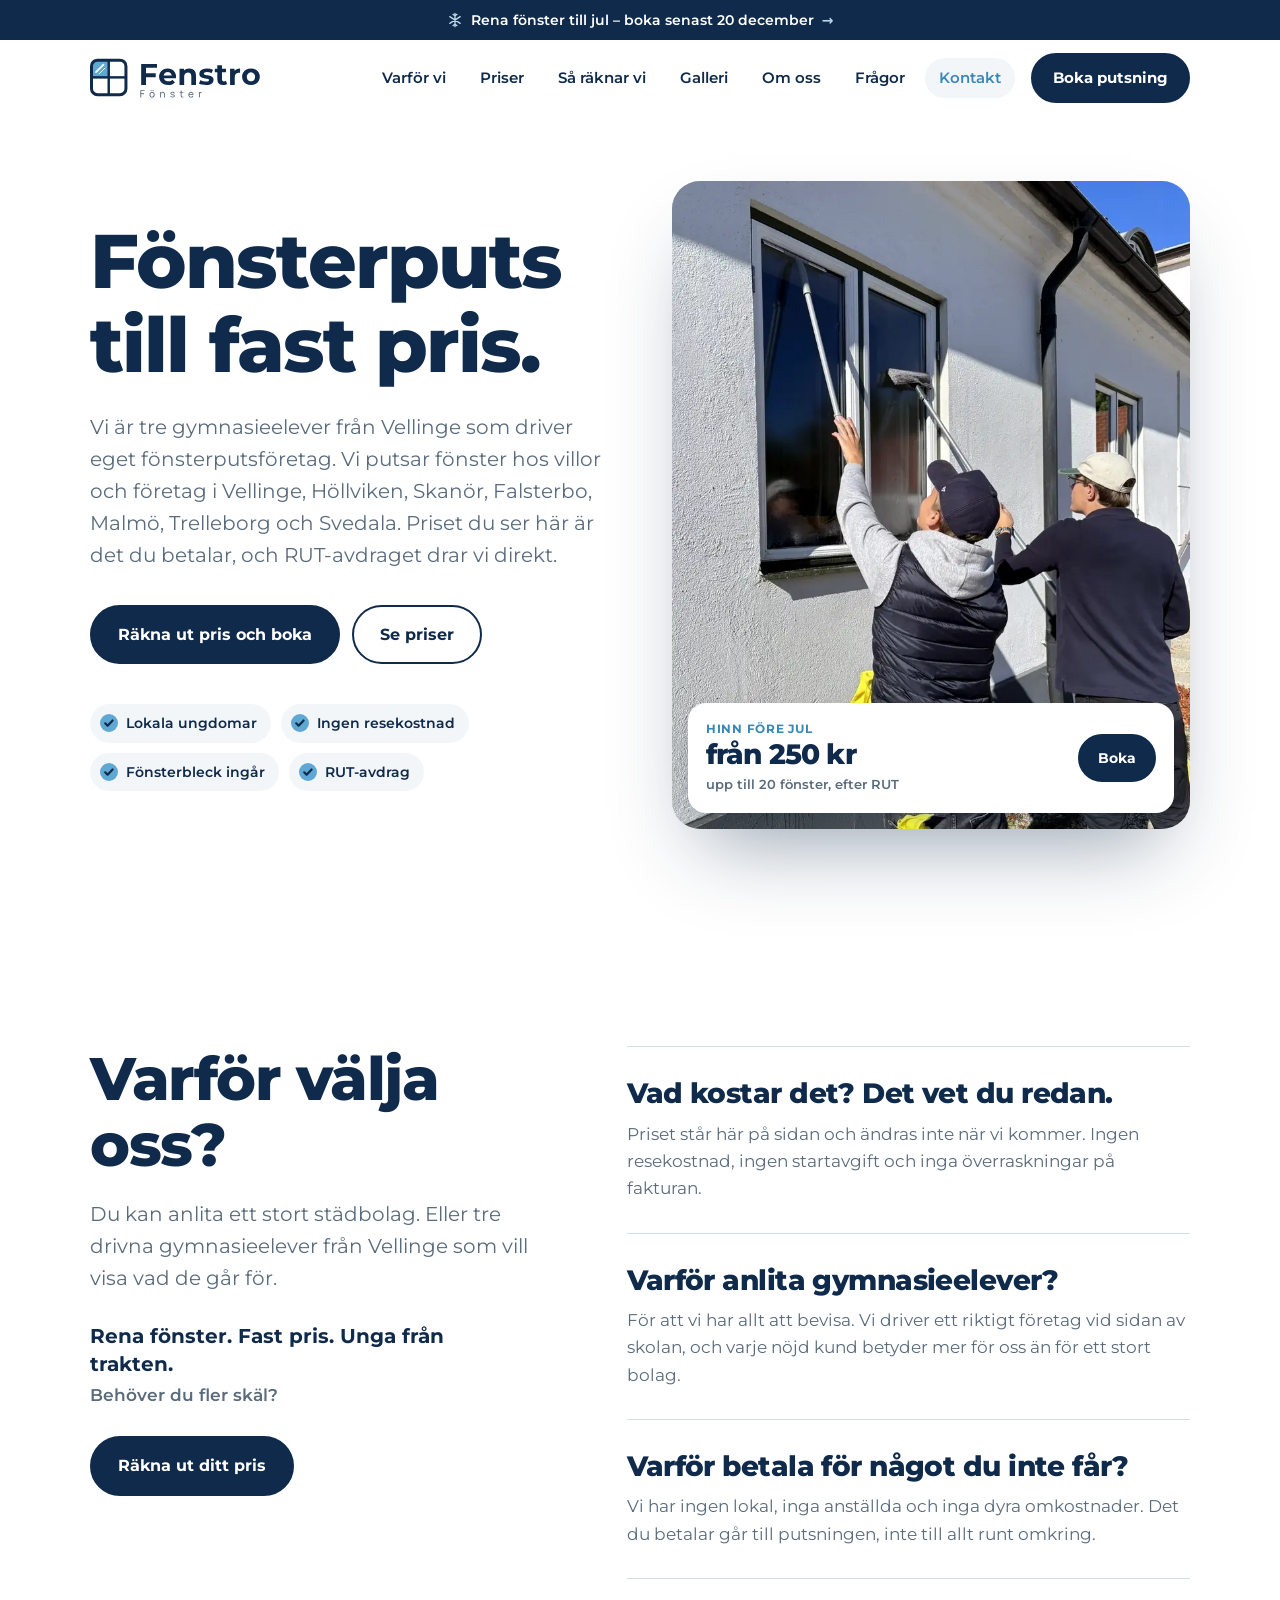
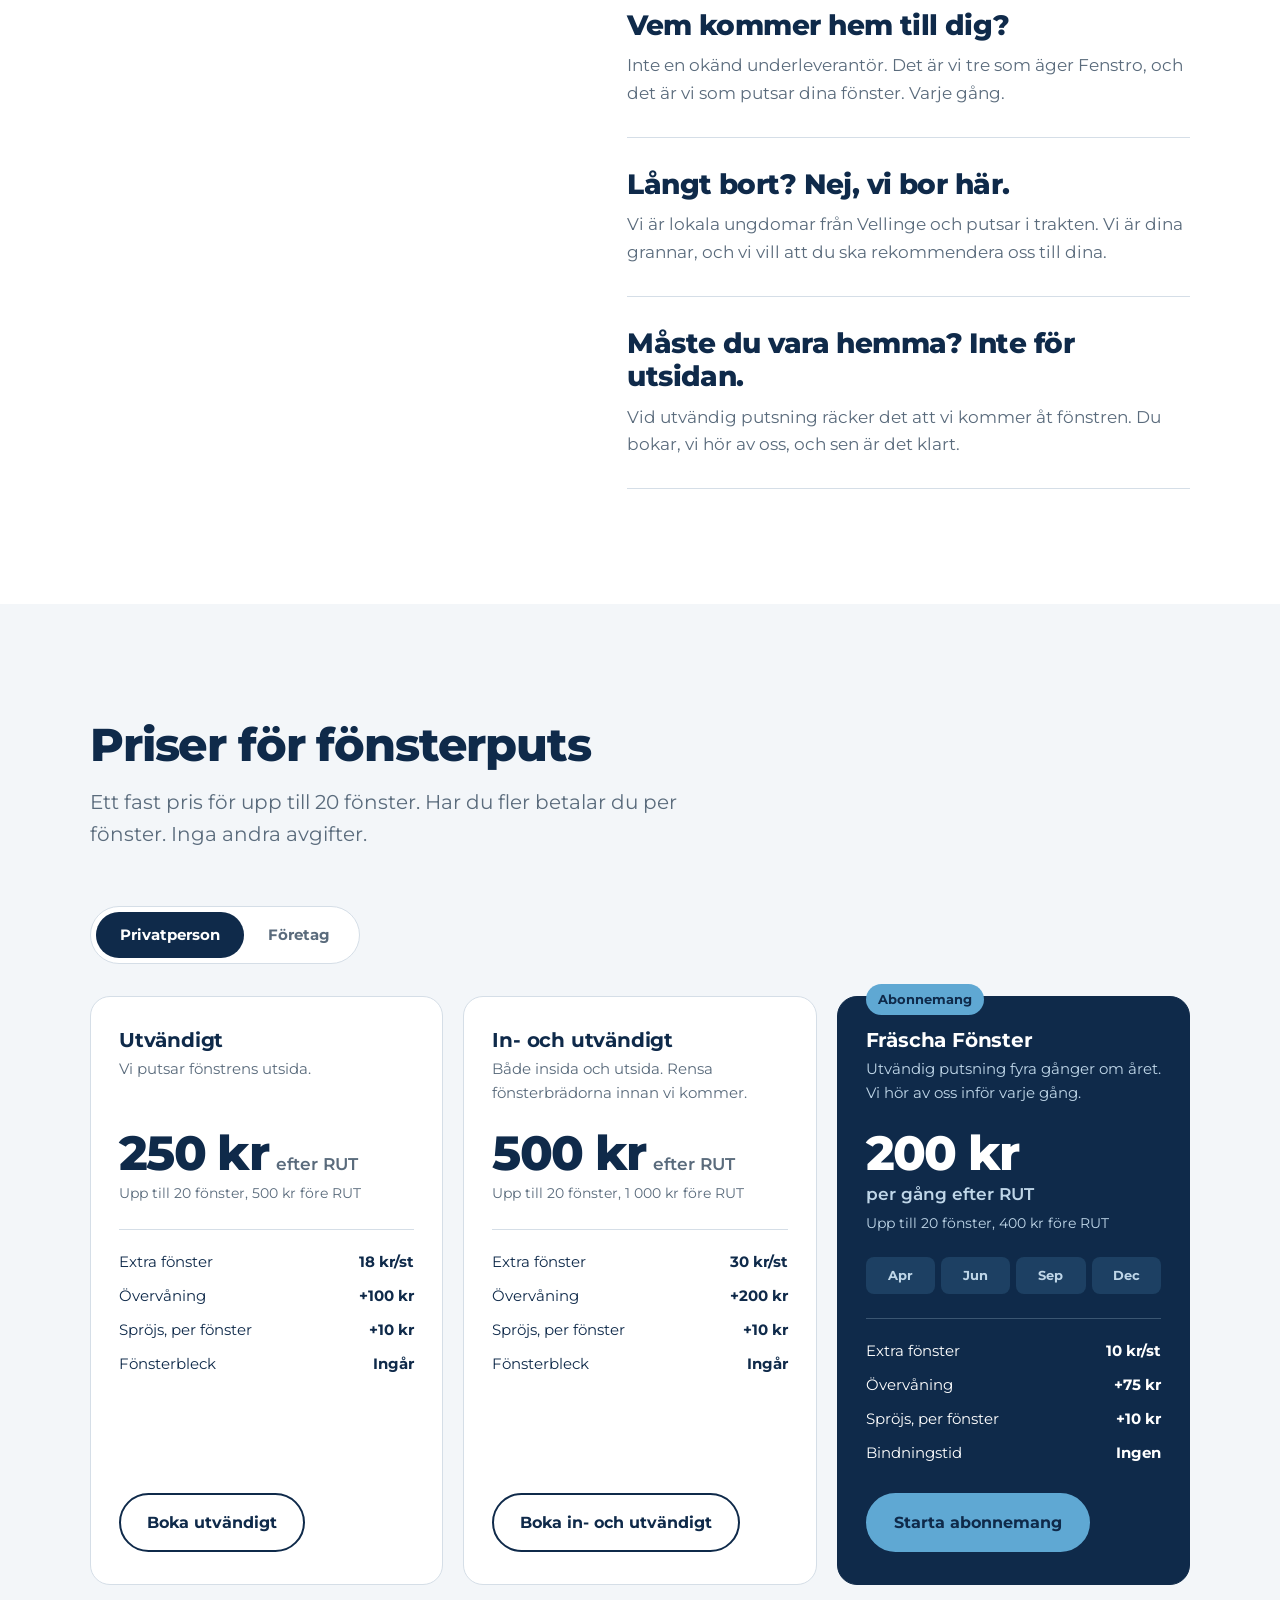
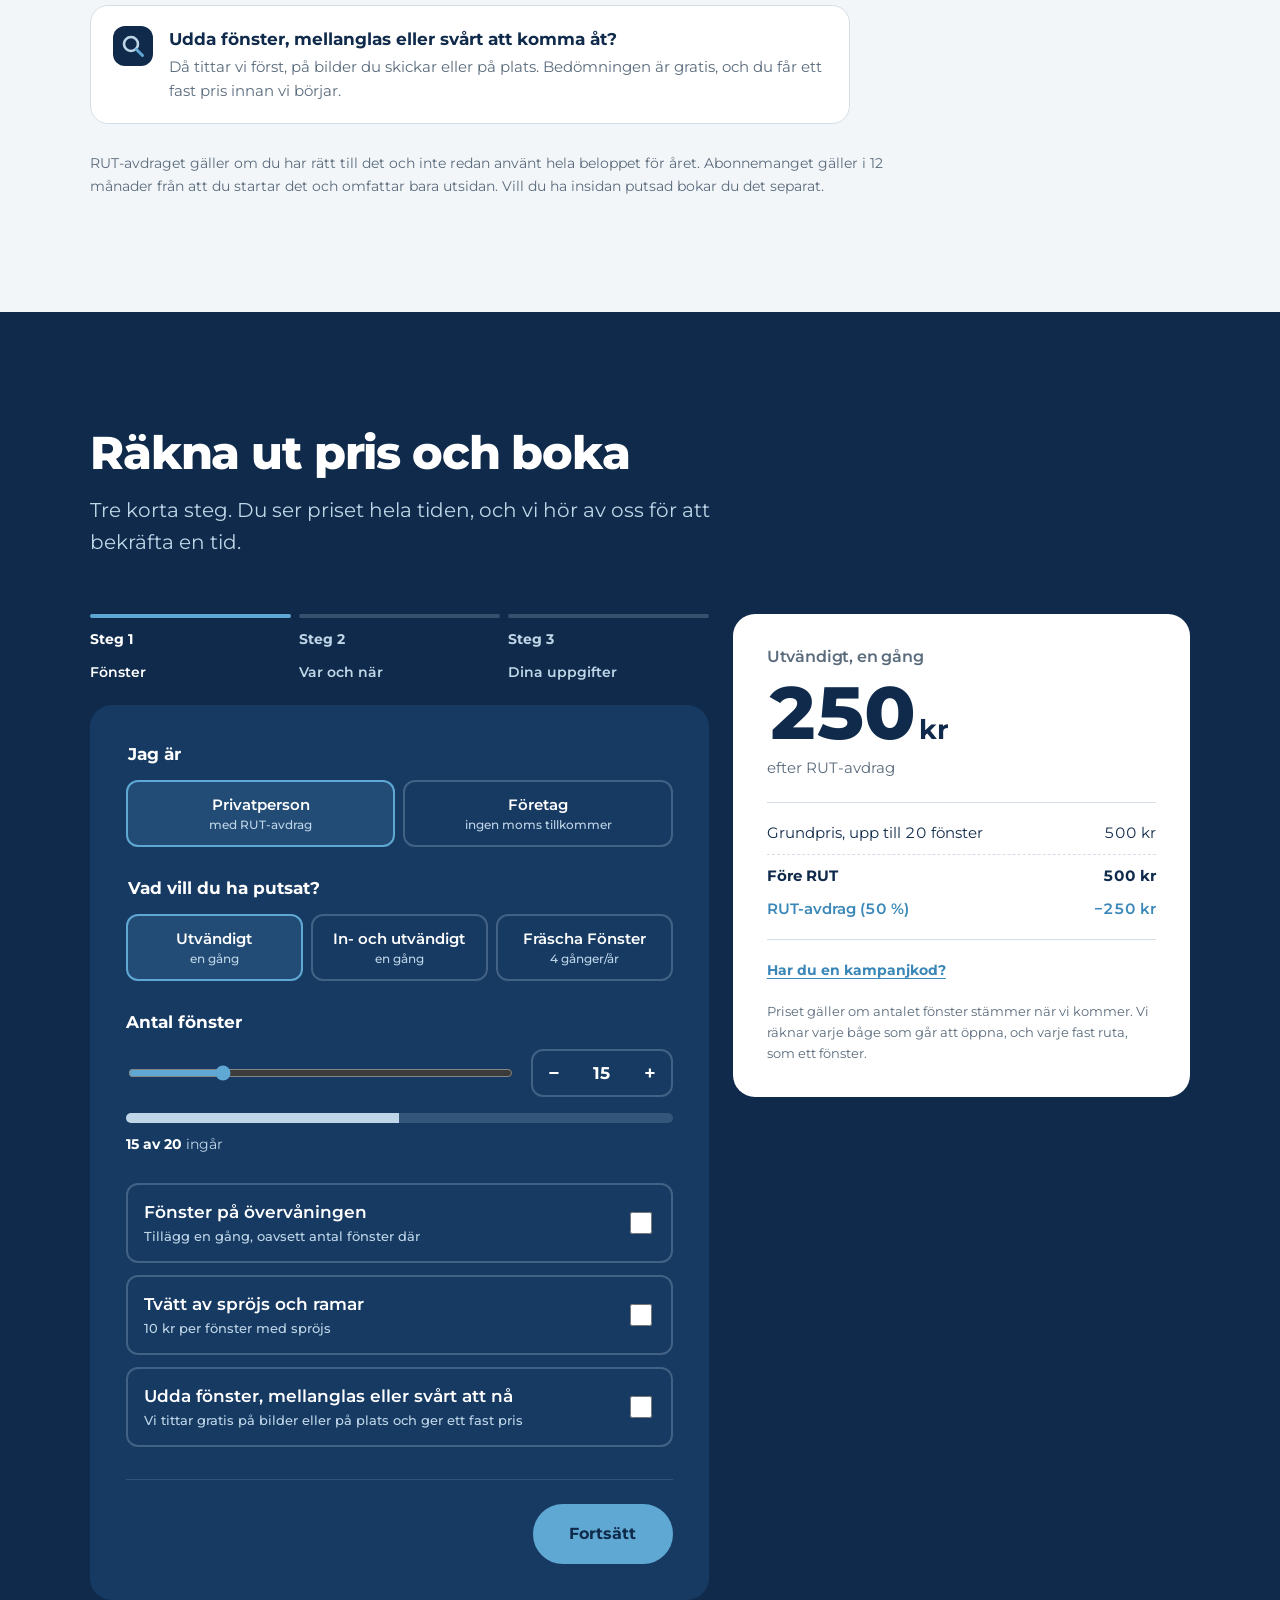
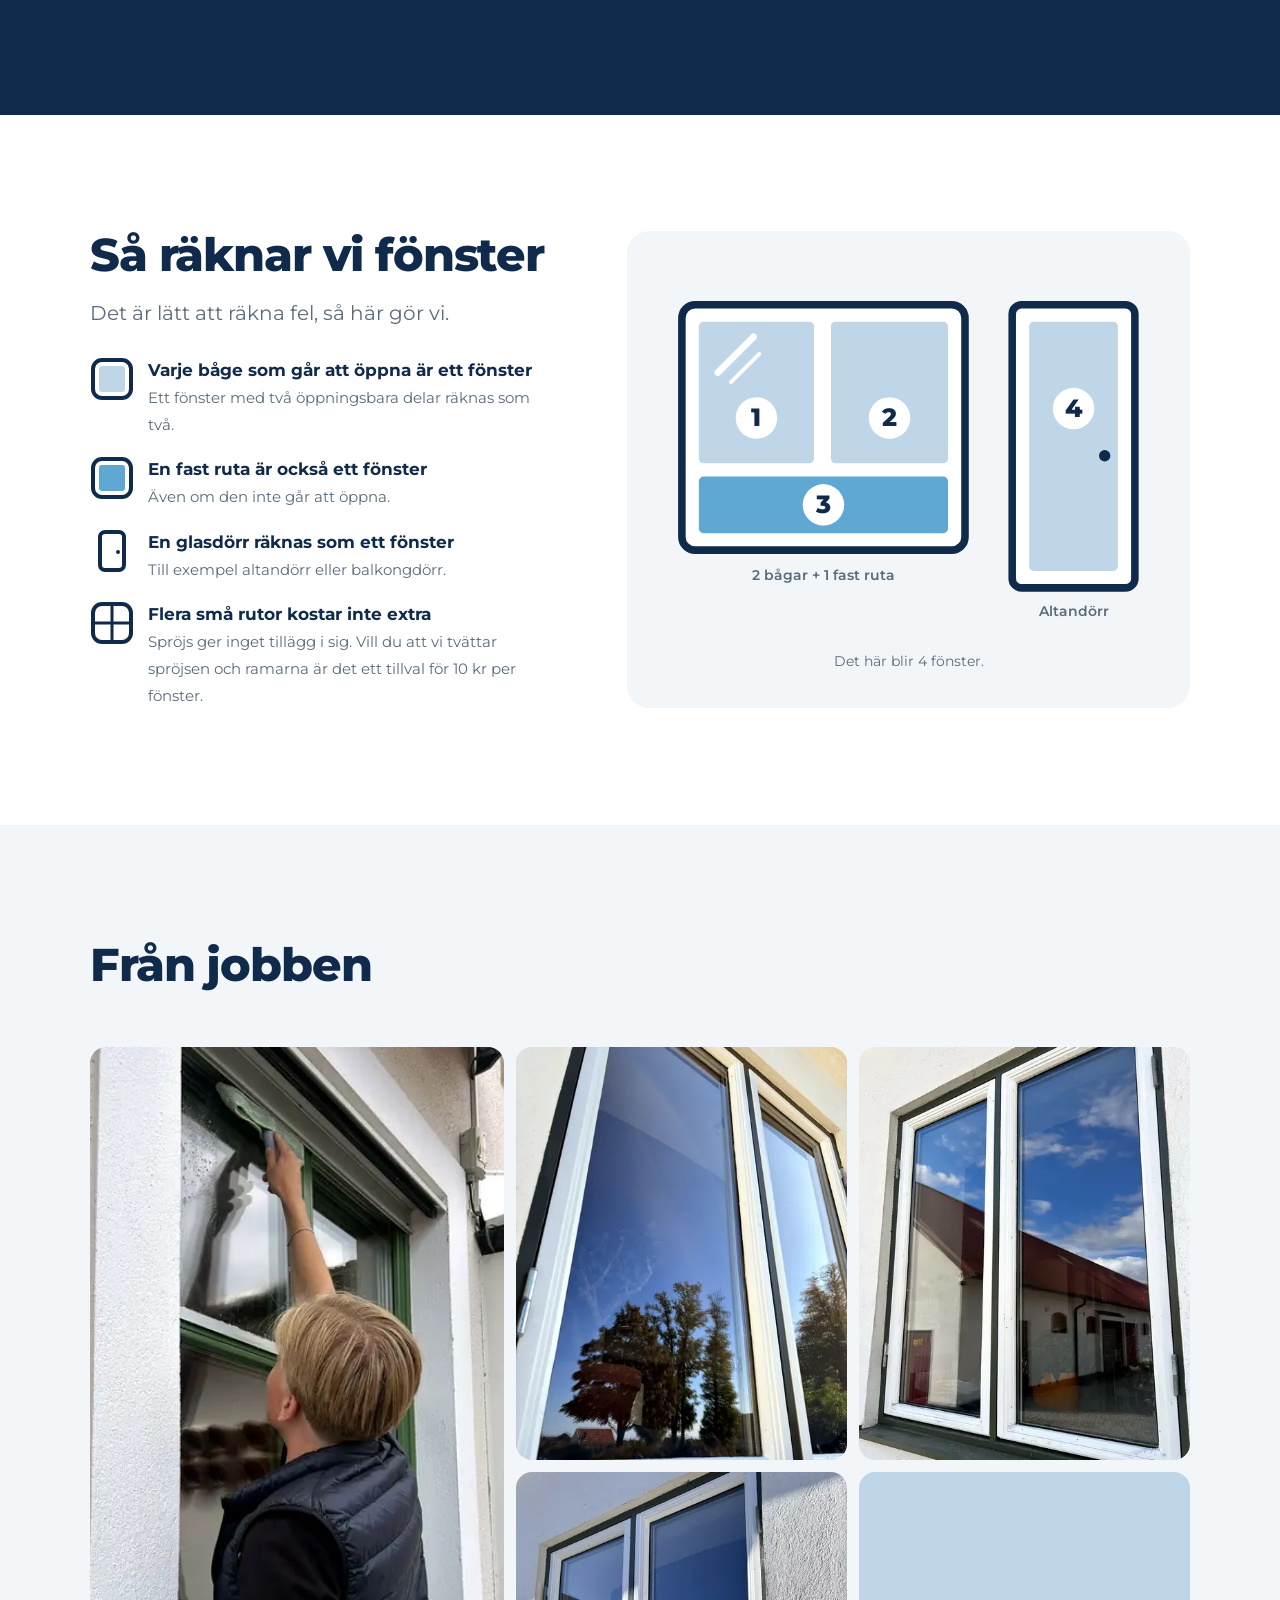
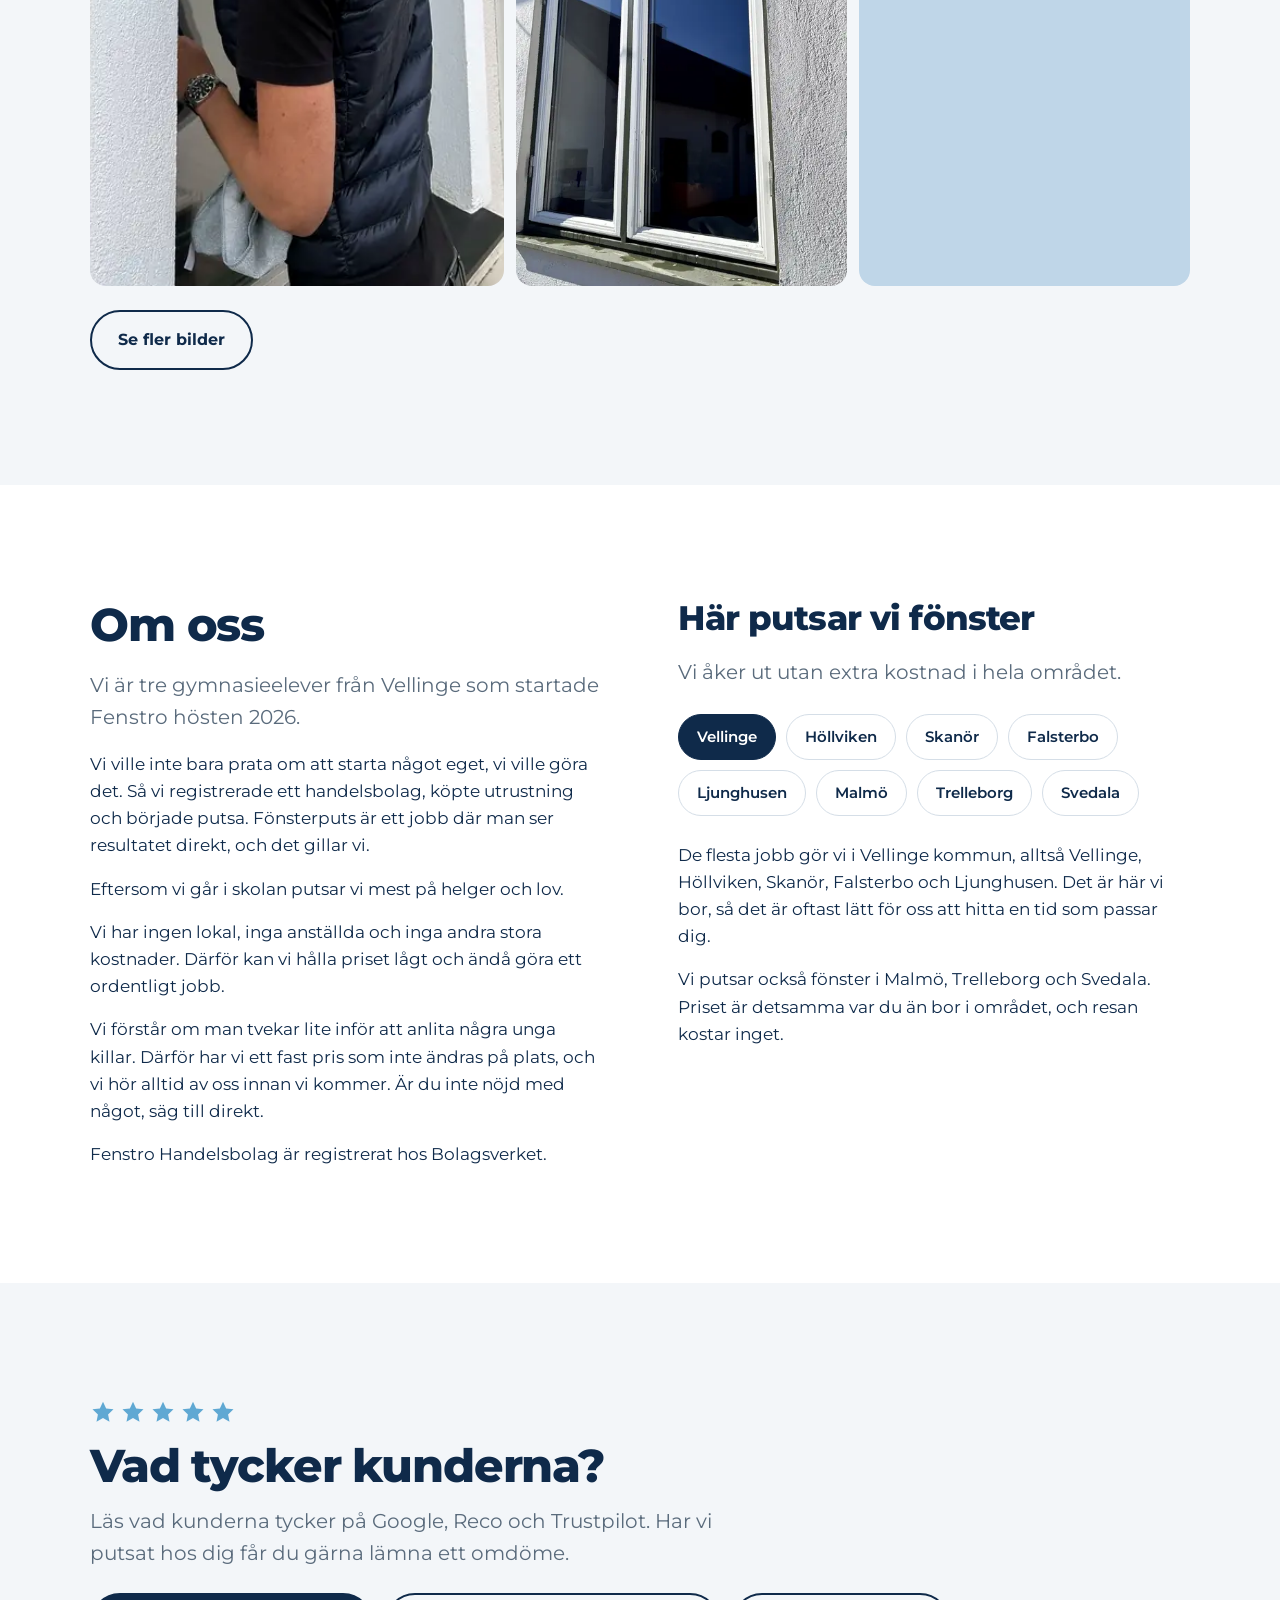
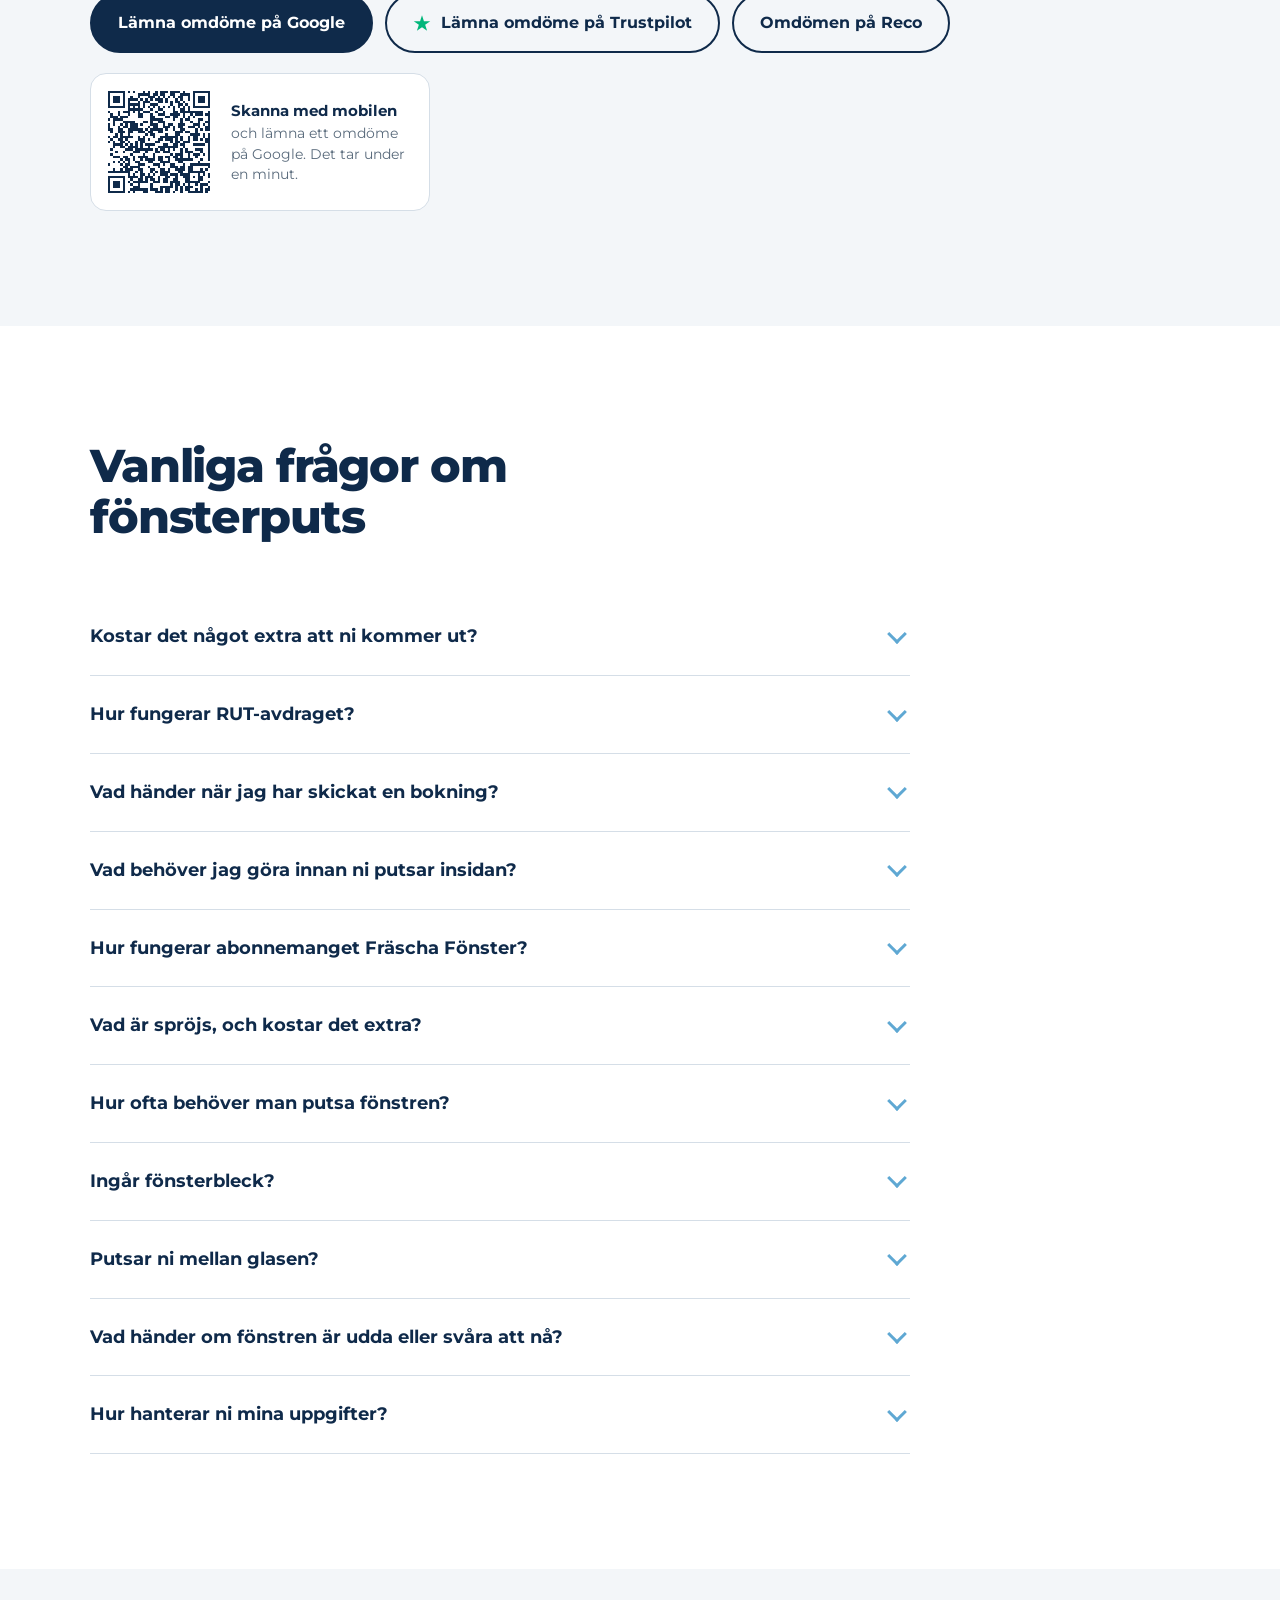
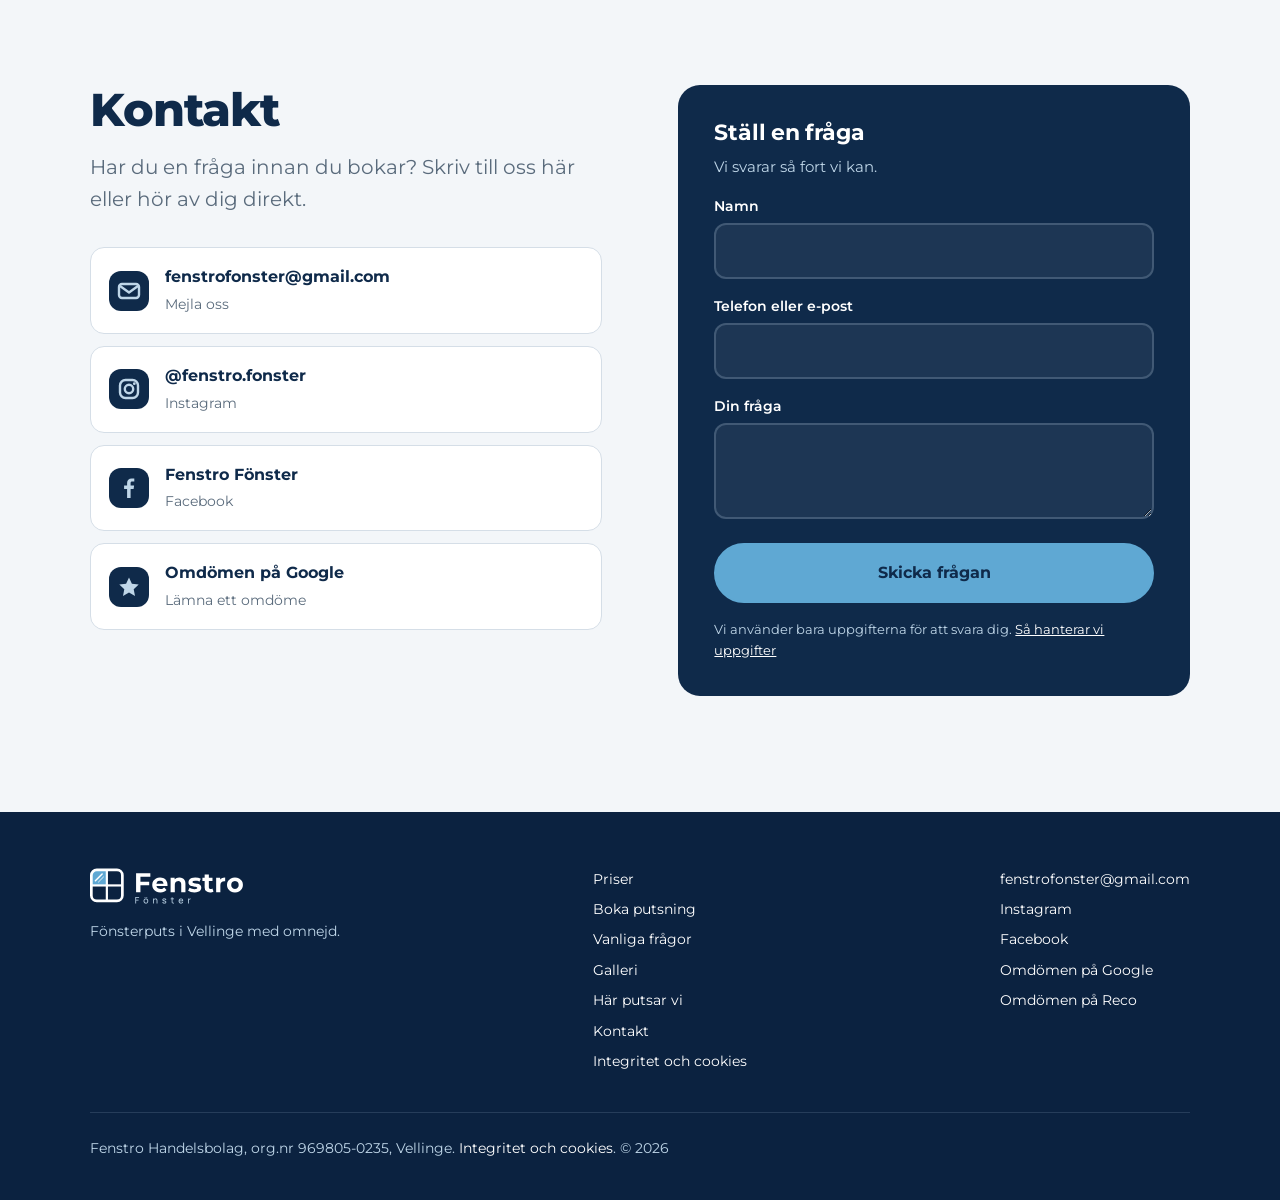
<file: index.html>
<!DOCTYPE html>
<html lang="sv">
<head>
<meta charset="utf-8">
<meta name="viewport" content="width=device-width, initial-scale=1, viewport-fit=cover">
<title>Fönsterputs i Vellinge – fast pris från 250 kr | Fenstro Fönster</title>
<meta name="description" content="Fönsterputs i Vellinge, Höllviken, Skanör och Falsterbo. Fast pris från 250 kr efter RUT-avdrag, ingen resekostnad. Räkna ut priset och boka direkt.">
<link rel="canonical" href="https://fenstrofonster.se/">
<meta name="theme-color" content="#0F2A4A">
<meta name="google-site-verification" content="GY5nd0DKDicB9fPD5pTKcwg4e1g4j37tXLis4dD5III" />
<meta name="trustpilot-one-time-domain-verification-id" content="9b994996-5a8f-423e-acb8-698f118e3e56"/>
<link rel="icon" href="/favicon.ico" sizes="48x48"><link rel="icon" href="/img/ikon.svg" type="image/svg+xml"><link rel="icon" href="/img/ikon-192.png" type="image/png" sizes="192x192">
<link rel="apple-touch-icon" href="img/apple-touch-icon.png">
<meta property="og:type" content="website">
<meta property="og:locale" content="sv_SE">
<meta property="og:title" content="Fönsterputs i Vellinge – Fenstro Fönster">
<meta property="og:description" content="Fast pris från 250 kr efter RUT. Ingen resekostnad, inga tillägg. Boka direkt på sidan.">
<meta property="og:url" content="https://fenstrofonster.se/">
<meta property="og:image" content="https://fenstrofonster.se/img/og.jpg">
<link rel="preload" href="fonts/montserrat.woff2" as="font" type="font/woff2" crossorigin>
<script type="application/ld+json">
{
  "@context": "https://schema.org",
  "@type": "HomeAndConstructionBusiness",
  "@id": "https://fenstrofonster.se/#foretag",
  "name": "Fenstro Fönster",
  "legalName": "Fenstro Handelsbolag",
  "taxID": "969805-0235",
  "url": "https://fenstrofonster.se/",
  "logo": "https://fenstrofonster.se/img/ikon-192.png",
  "image": "https://fenstrofonster.se/img/og.jpg",
  "email": "fenstrofonster@gmail.com",
  "description": "Fönsterputs för villor och företag i Vellinge, Höllviken, Skanör, Falsterbo, Ljunghusen, Malmö, Trelleborg och Svedala. Fast pris med RUT-avdrag.",
  "priceRange": "250–1000 kr",
  "currenciesAccepted": "SEK",
  "areaServed": [
    {"@type": "City", "name": "Vellinge"},
    {"@type": "City", "name": "Höllviken"},
    {"@type": "City", "name": "Skanör"},
    {"@type": "City", "name": "Falsterbo"},
    {"@type": "City", "name": "Ljunghusen"},
    {"@type": "City", "name": "Malmö"},
    {"@type": "City", "name": "Trelleborg"},
    {"@type": "City", "name": "Svedala"}
  ],
  "address": {"@type": "PostalAddress", "addressLocality": "Vellinge", "postalCode": "235 31", "addressRegion": "Skåne län", "addressCountry": "SE"},
  "sameAs": [
    "https://www.instagram.com/fenstro.fonster/",
    "https://www.reco.se/fenstro-handelsbolag",
    "https://se.trustpilot.com/review/fenstrofonster.se"
  ],
  "hasOfferCatalog": {
    "@type": "OfferCatalog",
    "name": "Fönsterputs",
    "itemListElement": [
      {"@type": "Offer", "name": "Fönsterputs utvändigt", "description": "Upp till 20 fönster. 500 kr före RUT, 250 kr efter RUT. Extra fönster 18 kr.", "price": "250", "priceCurrency": "SEK", "itemOffered": {"@type": "Service", "name": "Fönsterputs utvändigt"}},
      {"@type": "Offer", "name": "Fönsterputs in- och utvändigt", "description": "Upp till 20 fönster. 1 000 kr före RUT, 500 kr efter RUT. Extra fönster 30 kr.", "price": "500", "priceCurrency": "SEK", "itemOffered": {"@type": "Service", "name": "Fönsterputs in- och utvändigt"}},
      {"@type": "Offer", "name": "Fräscha Fönster – abonnemang", "description": "Utvändig puts fyra gånger om året, i april, juni, september och december. 200 kr per gång efter RUT. Ingen bindningstid.", "price": "200", "priceCurrency": "SEK", "itemOffered": {"@type": "Service", "name": "Fönsterputs abonnemang"}},
      {"@type": "Offer", "name": "Fönsterputs för företag, in- och utvändigt", "description": "Upp till 20 fönster, 1 000 kr. Ingen moms tillkommer. Faktura.", "price": "1000", "priceCurrency": "SEK", "itemOffered": {"@type": "Service", "name": "Fönsterputs företag"}}
    ]
  }
}
</script>
<script type="application/ld+json">
{
  "@context": "https://schema.org",
  "@type": "FAQPage",
  "mainEntity": [
    {
      "@type": "Question",
      "name": "Kostar det något extra att ni kommer ut?",
      "acceptedAnswer": {
        "@type": "Answer",
        "text": "Nej. Vi tar inga resekostnader, startavgifter eller andra tillägg. Du betalar priset för putsningen och eventuella tillval du har valt."
      }
    },
    {
      "@type": "Question",
      "name": "Hur fungerar RUT-avdraget?",
      "acceptedAnswer": {
        "@type": "Answer",
        "text": "Fönsterputs i hemmet ger rätt till RUT-avdrag, vilket halverar priset. Du betalar halva beloppet och vi ansöker om resten hos Skatteverket. Du behöver ha rätt till RUT och utrymme kvar för året. Företag kan inte använda RUT."
      }
    },
    {
      "@type": "Question",
      "name": "Vad händer när jag har skickat en bokning?",
      "acceptedAnswer": {
        "@type": "Answer",
        "text": "Vi får din förfrågan direkt och hör av oss för att bekräfta en tid. Bokningen är inte bindande förrän vi har kommit överens om en tid."
      }
    },
    {
      "@type": "Question",
      "name": "Vad behöver jag göra innan ni putsar insidan?",
      "acceptedAnswer": {
        "@type": "Answer",
        "text": "Ta bort saker från fönsterbrädorna och se till att vi kommer åt fönstren. Då går det snabbare och inget riskerar att gå sönder."
      }
    },
    {
      "@type": "Question",
      "name": "Hur fungerar abonnemanget Fräscha Fönster?",
      "acceptedAnswer": {
        "@type": "Answer",
        "text": "Vi putsar utsidan fyra gånger om året, i april, juni, september och december. Vi hör av oss inför varje gång och bokar en dag. Abonnemanget gäller i 12 månader från att du startar det och har ingen bindningstid."
      }
    },
    {
      "@type": "Question",
      "name": "Vad är spröjs, och kostar det extra?",
      "acceptedAnswer": {
        "@type": "Answer",
        "text": "Spröjs är ribborna som delar upp ett fönster i mindre rutor. Ett fönster med spröjs kostar inget extra. Vill du att vi också tvättar spröjsen och ramarna runt glaset kostar det 10 kr per fönster."
      }
    },
    {
      "@type": "Question",
      "name": "Hur ofta behöver man putsa fönstren?",
      "acceptedAnswer": {
        "@type": "Answer",
        "text": "Det beror på var du bor. Nära havet, som i Höllviken, Skanör och Falsterbo, blir fönstren smutsiga snabbare av salt och sand. Där brukar det vara värt att putsa utsidan tre till fyra gånger om året. På andra ställen räcker det ofta med två gånger, på våren och på hösten."
      }
    },
    {
      "@type": "Question",
      "name": "Ingår fönsterbleck?",
      "acceptedAnswer": {
        "@type": "Answer",
        "text": "Ja, vi torkar fönsterblecken utan extra kostnad."
      }
    },
    {
      "@type": "Question",
      "name": "Putsar ni mellan glasen?",
      "acceptedAnswer": {
        "@type": "Answer",
        "text": "Ja, på fönster som går att öppna isär. Hur mycket jobb det blir beror på fönstren, så vi tittar först, på bilder eller på plats. Bedömningen är gratis, och du får ett fast pris innan vi börjar. Fönster med isolerglas (två glas ihopsatta) har inget mellan att putsa."
      }
    },
    {
      "@type": "Question",
      "name": "Vad händer om fönstren är udda eller svåra att nå?",
      "acceptedAnswer": {
        "@type": "Answer",
        "text": "Till exempel fönster högt upp, över ett glastak eller med ovanlig öppning. Då gör vi en gratis bedömning innan vi bestämmer pris. Ofta räcker det med bilder, annars kommer vi ut och tittar. Är något för riskabelt säger vi det hellre direkt än chansar."
      }
    },
    {
      "@type": "Question",
      "name": "Hur hanterar ni mina uppgifter?",
      "acceptedAnswer": {
        "@type": "Answer",
        "text": "Vi använder bara uppgifterna du skickar till oss för att kontakta dig, utföra jobbet och sköta fakturor och RUT-avdrag. Vi säljer dem aldrig. Sidan använder inga cookies. Läs mer om hur vi hanterar uppgifter"
      }
    }
  ]
}
</script>
<!--css--><style>@font-face{font-family:Montserrat;src:url(../fonts/montserrat.woff2) format("woff2");font-weight:100 900;font-style:normal;font-display:swap}:root{--ink:#0F2A4A;--ink-2:#173a63;--ink-3:#1e4675;--glas:#5FA8D3;--glas-d:#3a87b8;--frost:#BFD6E8;--is:#F3F6F9;--skiffer:#5A6B7C;--vit:#fff;--linje:#D5DEE7;--max:1180px;--pad:clamp(20px,4vw,40px);--ease:cubic-bezier(.2,.7,.2,1)}*,*:before,*:after{box-sizing:border-box}html{scroll-behavior:smooth;scroll-padding-top:84px;-webkit-text-size-adjust:100%}body{margin:0;font-family:Montserrat,system-ui,-apple-system,Segoe UI,sans-serif;font-size:17px;line-height:1.6;color:var(--ink);background:var(--vit);text-rendering:optimizeLegibility;-webkit-font-smoothing:antialiased}img{display:block;max-width:100%;height:auto}a{color:inherit}h1,h2,h3{line-height:1.1;margin:0;font-weight:800;letter-spacing:-.025em}h1{font-size:clamp(42px,6.4vw,76px)}h2{font-size:clamp(30px,3.8vw,46px)}h3{font-size:20px;font-weight:700;letter-spacing:-.01em}p{margin:0}button{font:inherit;color:inherit}.wrap{max-width:var(--max);margin:0 auto;padding:0 var(--pad)}.lead{font-size:clamp(18px,1.6vw,20px);color:var(--skiffer);max-width:34em}:focus-visible{outline:3px solid var(--glas);outline-offset:3px;border-radius:6px}.sr{position:absolute;width:1px;height:1px;overflow:hidden;clip:rect(0 0 0 0);white-space:nowrap}[hidden]{display:none!important}.btn{display:inline-flex;align-items:center;justify-content:center;gap:10px;font-weight:700;font-size:16px;text-decoration:none;cursor:pointer;padding:15px 26px;border-radius:999px;border:2px solid var(--ink);background:var(--ink);color:var(--vit);transition:background .15s,color .15s,border-color .15s,transform .15s}.btn:hover{background:var(--ink-2);border-color:var(--ink-2)}.btn:active{transform:translateY(1px)}.btn--ghost{background:transparent;color:var(--ink)}.btn--ghost:hover{background:var(--ink);color:var(--vit)}.btn--glas{background:var(--glas);border-color:var(--glas);color:var(--ink)}.btn--glas:hover{background:var(--frost);border-color:var(--frost)}.btn--line{background:transparent;color:var(--vit);border-color:#bfd6e866}.btn--line:hover{background:#bfd6e81f;border-color:var(--frost)}.btn[disabled]{opacity:.55;cursor:wait}.top{position:sticky;top:0;z-index:50;background:var(--vit);border-bottom:1px solid transparent;transition:border-color .2s}.top.is-scrolled{border-bottom-color:var(--linje)}.top__in{display:flex;align-items:center;justify-content:space-between;gap:24px;height:76px}.top__logo img{height:40px;width:auto}.nav{display:flex;align-items:center;gap:6px}.nav a:not(.btn){text-decoration:none;font-weight:600;font-size:15px;padding:8px 14px;border-radius:999px;transition:background .15s,color .15s}.nav a:not(.btn):hover{background:var(--is)}.nav a[aria-current=true]{background:var(--is);color:var(--glas-d)}.nav .btn{padding:11px 20px;font-size:15px;margin-left:10px}.menu-btn{display:none;background:none;border:0;padding:8px;cursor:pointer;color:var(--ink)}.menu-btn svg{display:block}@media(max-width:1060px){.menu-btn{display:block}.nav{position:fixed;inset:76px 0 auto;flex-direction:column;align-items:stretch;gap:0;background:var(--vit);padding:8px var(--pad) 24px;border-bottom:1px solid var(--linje);box-shadow:0 24px 40px #0f2a4a1f;display:none}.nav.is-open{display:flex}.nav a:not(.btn){padding:15px 4px;border-bottom:1px solid var(--is);font-size:17px;border-radius:0}.nav a[aria-current=true],.nav a:not(.btn):hover{background:none}.nav .btn{margin:16px 0 0;padding:15px}}.hero{padding:clamp(28px,5vw,64px) 0 clamp(56px,8vw,104px)}.hero__grid{display:grid;grid-template-columns:1fr 1fr;gap:clamp(32px,5vw,72px);align-items:center}.hero h1{max-width:9.5em}.hero .lead{margin-top:24px}.hero__cta{display:flex;flex-wrap:wrap;gap:12px;margin-top:34px}.hero__facts{display:flex;flex-wrap:wrap;gap:10px;margin:40px 0 0;padding:0;list-style:none}.hero__facts li{display:inline-flex;gap:8px;align-items:center;font-size:14px;font-weight:600;padding:8px 14px 8px 10px;border-radius:999px;background:var(--is)}.shot{position:relative;border-radius:28px;overflow:hidden;aspect-ratio:4/5;background:var(--frost);box-shadow:0 40px 80px -30px #0f2a4a73}.shot img{width:100%;height:100%;object-fit:cover;object-position:50% 30%}.shot__card{position:absolute;z-index:4;left:16px;right:16px;bottom:16px;display:flex;align-items:center;justify-content:space-between;gap:16px;padding:16px 18px;border-radius:18px;color:var(--ink);background:var(--vit);box-shadow:0 12px 30px -12px #0f2a4a59}.shot__card b{display:block;font-size:28px;font-weight:800;letter-spacing:-.03em;line-height:1.05}.shot__card span{font-size:13px;font-weight:600;color:var(--skiffer)}.shot__card .btn{padding:11px 18px;font-size:14px;flex:none}@media(max-width:920px){.hero__grid{grid-template-columns:1fr}.shot{aspect-ratio:5/5;max-width:560px}}@media(max-width:420px){.shot__card .btn{display:none}}.sec{padding:clamp(64px,9vw,120px) 0}.sec--is{background:var(--is)}.sec--ink{background:var(--ink);color:var(--vit)}.sec__head{max-width:640px;margin-bottom:clamp(36px,5vw,56px)}.sec__head .lead{margin-top:16px}.sec--ink .lead{color:var(--frost)}.why{display:grid;grid-template-columns:.9fr 1.1fr;gap:clamp(36px,6vw,96px);align-items:start}.why__head{position:sticky;top:110px}.why__head h2{font-size:clamp(36px,5vw,60px)}.why__head .lead{margin-top:20px}.why__end{margin-top:28px;font-size:20px;font-weight:700;line-height:1.4;max-width:18em}.why__end span{display:block;color:var(--skiffer);font-weight:600;font-size:17px;margin-top:6px}.why__head .btn{margin-top:28px}.why__list{list-style:none;margin:0;padding:0}.why__list li{padding:30px 0;border-top:1px solid var(--linje)}.why__list li:last-child{border-bottom:1px solid var(--linje)}.why__q{font-size:clamp(22px,2.4vw,28px);font-weight:800;letter-spacing:-.02em;line-height:1.2}.why__a{color:var(--skiffer);margin-top:10px;max-width:34em}@media(max-width:860px){.why{grid-template-columns:1fr}.why__head{position:static}}.tabs{display:inline-flex;background:var(--vit);border:1px solid var(--linje);border-radius:999px;padding:5px;margin-bottom:32px}.tabs button{font-weight:700;font-size:15px;border:0;background:none;color:var(--skiffer);padding:11px 24px;border-radius:999px;cursor:pointer;transition:background .2s,color .2s}.tabs button[aria-selected=true]{background:var(--ink);color:var(--vit)}.prices{display:grid;grid-template-columns:repeat(3,minmax(0,1fr));gap:20px}.price{background:var(--vit);border-radius:20px;padding:32px 28px;display:flex;flex-direction:column;border:1px solid var(--linje)}.price h3{margin-bottom:6px}.price__desc{color:var(--skiffer);font-size:15px;min-height:3.2em}.price__amount{margin:24px 0 4px;display:flex;flex-wrap:wrap;align-items:baseline;gap:4px 8px}.price__amount strong{font-size:48px;font-weight:800;letter-spacing:-.035em;line-height:1;white-space:nowrap}.price__amount span{font-weight:600;color:var(--skiffer)}.price__before{font-size:14px;color:var(--skiffer)}.price ul{list-style:none;margin:24px 0 0;padding:20px 0 0;border-top:1px solid var(--linje);display:grid;gap:10px;font-size:15px}.price li{display:flex;justify-content:space-between;gap:12px}.price li span:last-child{font-weight:700;white-space:nowrap}.price__foot{margin-top:auto;padding-top:28px}.price--abo{background:var(--ink);color:var(--vit);border-color:var(--ink);position:relative}.price--abo .price__desc,.price--abo .price__before,.price--abo .price__amount span{color:var(--frost)}.price--abo ul{border-top-color:#bfd6e840}.price__badge{position:absolute;top:-13px;left:28px;background:var(--glas);color:var(--ink);font-size:13px;font-weight:700;padding:5px 12px;border-radius:999px}.months{display:grid;grid-template-columns:repeat(4,1fr);gap:6px;margin-top:22px}.months span{text-align:center;font-size:13px;font-weight:700;padding:8px 0;border-radius:8px;background:#5fa8d32e;color:var(--frost)}.assess{display:flex;gap:16px;align-items:flex-start;margin-top:20px;padding:20px 22px;border-radius:18px;background:var(--vit);border:1px solid var(--linje);max-width:760px}.assess svg{flex:none}.assess b{display:block;font-size:17px}.assess span{display:block;color:var(--skiffer);font-size:15px;margin-top:2px}.price__note{font-size:14px;color:var(--skiffer);margin-top:28px;max-width:60em}.biz{background:var(--vit);border-radius:20px;border:1px solid var(--linje);overflow:hidden}.biz table{width:100%;border-collapse:collapse;font-size:16px}.biz th,.biz td{text-align:left;padding:20px 28px;border-bottom:1px solid var(--linje)}.biz th{font-size:14px;color:var(--skiffer);font-weight:600;background:var(--is)}.biz td:not(:first-child),.biz th:not(:first-child){text-align:right;white-space:nowrap}.biz tr:last-child td{border-bottom:0}.biz__foot{display:flex;flex-wrap:wrap;gap:16px 28px;align-items:center;justify-content:space-between;margin-top:24px}@media(max-width:980px){.prices{grid-template-columns:1fr;max-width:560px}.price__desc{min-height:0}}@media(max-width:560px){.biz th,.biz td{padding:16px}}.book{display:grid;grid-template-columns:1.15fr .85fr;gap:24px;align-items:start}.steps{display:flex;gap:8px;margin:0 0 22px;padding:0;list-style:none}.steps li{flex:1;display:flex;flex-direction:column;gap:10px;font-size:14px;font-weight:600;color:var(--frost)}.steps li:before{content:"";height:4px;border-radius:4px;background:#bfd6e838;transition:background .3s}.steps li.is-done:before,.steps li.is-now:before{background:var(--glas)}.steps li.is-now{color:var(--vit)}.steps b{font-weight:700}.panel{background:var(--ink-2);border-radius:22px;padding:clamp(22px,3vw,36px)}.panel__body{display:grid;gap:28px}.panel__nav{display:flex;justify-content:space-between;gap:12px;margin-top:32px;padding-top:24px;border-top:1px solid rgba(191,214,232,.15)}.panel__nav .btn{min-width:140px}.step-enter{animation:stepIn .35s var(--ease)}@keyframes stepIn{0%{opacity:0;transform:translate(12px)}to{opacity:1;transform:none}}.field-label{display:block;font-weight:700;margin-bottom:12px}.seg{display:grid;grid-template-columns:repeat(3,1fr);gap:8px}.seg--2{grid-template-columns:repeat(2,1fr)}.seg input{position:absolute;opacity:0;pointer-events:none}.seg label{display:block;text-align:center;padding:13px 8px;border-radius:12px;border:2px solid rgba(191,214,232,.25);cursor:pointer;font-weight:600;font-size:15px;line-height:1.3;transition:border-color .15s,background .15s}.seg label:hover{border-color:#bfd6e880}.seg label small{display:block;font-weight:500;font-size:12px;color:var(--frost);margin-top:2px}.seg input:checked+label{border-color:var(--glas);background:#5fa8d329}.seg input:focus-visible+label{outline:3px solid var(--glas);outline-offset:3px}.count{display:flex;align-items:center;gap:16px}.count input[type=range]{flex:1;accent-color:var(--glas);height:28px;min-width:0}.stepper{display:inline-flex;align-items:center;border:2px solid rgba(191,214,232,.25);border-radius:12px;overflow:hidden;flex:none}.stepper button{width:42px;height:44px;border:0;background:none;color:var(--vit);font-size:20px;font-weight:600;cursor:pointer}.stepper button:hover{background:#5fa8d333}.stepper input{width:54px;height:44px;border:0;background:none;color:var(--vit);font:inherit;font-weight:700;font-size:17px;text-align:center;-moz-appearance:textfield}.stepper input::-webkit-outer-spin-button,.stepper input::-webkit-inner-spin-button{-webkit-appearance:none;margin:0}.meter{margin-top:16px}.meter__bar{position:relative;height:10px;border-radius:999px;background:#bfd6e82e;overflow:hidden;display:flex}.meter__in{height:100%;background:var(--frost);transition:width .3s var(--ease)}.meter__ex{height:100%;background:var(--glas);transition:width .3s var(--ease)}.meter__txt{display:flex;justify-content:space-between;gap:12px;font-size:14px;color:var(--frost);margin-top:10px}.meter__txt b{color:var(--vit);font-weight:700}.toggles{display:grid;gap:12px}.check{display:flex;align-items:center;justify-content:space-between;gap:16px;padding:14px 16px;border-radius:12px;border:2px solid rgba(191,214,232,.25);cursor:pointer}.check:has(input:checked){border-color:var(--glas);background:#5fa8d31a}.check span{font-weight:600}.check small{display:block;font-weight:500;color:var(--frost);font-size:13px}.check input{width:22px;height:22px;accent-color:var(--glas);cursor:pointer;flex:none}.note{font-size:14px;color:var(--frost);background:#5fa8d31f;border-radius:12px;padding:12px 14px}.inputs{display:grid;grid-template-columns:1fr 1fr;gap:16px}.inputs .full{grid-column:1/-1}.inp label{display:block;font-weight:600;font-size:14px;margin-bottom:6px}.inp label small{font-weight:500;color:var(--frost)}.inp input,.inp select,.inp textarea{width:100%;font:inherit;font-size:16px;color:var(--vit);background:#ffffff0f;border:2px solid rgba(191,214,232,.22);border-radius:12px;padding:13px 14px;transition:border-color .15s,background .15s}.inp select option{color:var(--ink)}.inp input::placeholder,.inp textarea::placeholder{color:#bfd6e88c}.inp input:focus,.inp select:focus,.inp textarea:focus{outline:none;border-color:var(--glas);background:#ffffff1a}.inp textarea{min-height:96px;resize:vertical}.inp input[aria-invalid=true]{border-color:#f0a3a3}.inp input[type=date]{color-scheme:dark}.err{color:#ffc2c2;font-size:14px;font-weight:600}.consent{display:flex;gap:12px;align-items:flex-start;font-size:14px;color:var(--frost)}.consent input{width:20px;height:20px;margin-top:2px;accent-color:var(--glas);flex:none}.sum{background:var(--vit);color:var(--ink);border-radius:22px;padding:clamp(22px,3vw,34px);position:sticky;top:96px}.sum h3{font-size:16px;color:var(--skiffer);font-weight:600}.big{font-size:clamp(54px,6vw,74px);font-weight:800;letter-spacing:-.045em;line-height:1;margin:10px 0 6px;font-variant-numeric:tabular-nums}.big small{font-size:.36em;letter-spacing:0;font-weight:700;margin-left:6px}.sum__sub{color:var(--skiffer);font-size:15px}.rows{list-style:none;margin:22px 0 0;padding:18px 0 0;border-top:1px solid var(--linje);display:grid;gap:9px;font-size:15px}.rows li{display:flex;justify-content:space-between;gap:12px;font-variant-numeric:tabular-nums}.rows li span:last-child{white-space:nowrap}.rows li.tot{font-weight:700;padding-top:9px;border-top:1px dashed var(--linje)}.rows li.rut{color:var(--glas-d);font-weight:600}.sum__fine{font-size:13px;color:var(--skiffer);margin-top:18px}.promo{margin-top:18px;padding-top:16px;border-top:1px solid var(--linje)}.promo__open{background:none;border:0;padding:0;font-weight:700;font-size:14px;color:var(--glas-d);cursor:pointer;text-decoration:underline;text-underline-offset:3px}.promo__row{display:flex;gap:8px;margin-top:10px}.promo__row input{flex:1;min-width:0;font:inherit;font-size:15px;font-weight:600;letter-spacing:.04em;text-transform:uppercase;color:var(--ink);background:var(--is);border:2px solid transparent;border-radius:12px;padding:11px 14px}.promo__row input:focus{outline:none;border-color:var(--glas);background:var(--vit)}.promo__row .btn{padding:11px 18px;font-size:14px}.promo__msg{font-size:14px;font-weight:600;margin-top:10px}.promo__msg.ok{color:#1f7a4d}.promo__msg.no{color:#b3261e}.promo__tag{display:inline-flex;align-items:center;gap:10px;margin-top:10px;padding:8px 8px 8px 14px;border-radius:999px;background:#e5f3ea;color:#1f5f3d;font-size:14px;font-weight:700}.promo__tag button{border:0;background:#1f5f3d1f;color:#1f5f3d;width:26px;height:26px;border-radius:50%;cursor:pointer;font-size:15px;line-height:1}.rows li.disc{color:#1f7a4d;font-weight:600}.done{text-align:center;padding:clamp(24px,4vw,48px) 8px}.done__icon{width:72px;height:72px;margin:0 auto 22px;border-radius:50%;background:var(--glas);display:grid;place-items:center}.done__icon svg{stroke-dasharray:40;stroke-dashoffset:40;animation:draw .5s .15s var(--ease) forwards}@keyframes draw{to{stroke-dashoffset:0}}.done h3{font-size:28px;font-weight:800;letter-spacing:-.02em}.done p{color:var(--frost);margin:12px auto 0;max-width:30em}.done .btn{margin-top:28px}@media(max-width:920px){.book{grid-template-columns:1fr}.sum{position:static;order:-1}}@media(max-width:520px){.seg{grid-template-columns:1fr}.seg--2{grid-template-columns:1fr 1fr}.inputs{grid-template-columns:1fr}.steps li span{display:none}}.count-how{display:grid;grid-template-columns:.9fr 1.1fr;gap:clamp(32px,6vw,80px);align-items:center}.rules{list-style:none;margin:28px 0 0;padding:0;display:grid;gap:18px}.rules li{display:grid;grid-template-columns:44px 1fr;gap:14px;align-items:start}.rules b{display:block}.rules span{color:var(--skiffer);font-size:15px}.diagram{background:var(--is);border-radius:22px;padding:clamp(20px,3vw,36px);margin:0}.diagram svg{width:100%;height:auto}.diagram figcaption{font-size:14px;color:var(--skiffer);margin-top:16px;text-align:center}@media(max-width:860px){.count-how{grid-template-columns:1fr}}.gallery{display:grid;grid-template-columns:1.25fr 1fr 1fr;grid-template-rows:auto auto;gap:12px}.gallery figure{margin:0;border-radius:16px;overflow:hidden;background:var(--frost)}.gallery figure:first-child{grid-row:span 2}.gallery img{width:100%;height:100%;object-fit:cover;aspect-ratio:4/5}.gallery figure:first-child img{aspect-ratio:auto}@media(max-width:860px){.gallery{grid-template-columns:1fr 1fr}.gallery figure:first-child{grid-row:auto;grid-column:span 2}.gallery figure:first-child img{aspect-ratio:4/3}}.two{display:grid;grid-template-columns:1fr 1fr;gap:clamp(40px,6vw,96px)}.areas{display:flex;flex-wrap:wrap;gap:10px;margin:26px 0 0;padding:0;list-style:none}.areas li{padding:10px 18px;border-radius:999px;background:var(--vit);border:1px solid var(--linje);font-weight:600;font-size:15px}.areas li.home{background:var(--ink);color:var(--vit);border-color:var(--ink)}.areas li:has(a){padding:0}.areas a{display:block;padding:10px 18px;text-decoration:none;border-radius:999px}.areas a:hover{background:var(--is)}.two .lead{margin-top:18px}.two p+p{margin-top:16px}@media(max-width:860px){.two{grid-template-columns:1fr}}.reviews{display:flex;flex-wrap:wrap;align-items:center;justify-content:space-between;gap:24px 40px}.reviews h2{max-width:14em}.reviews .lead{margin-top:14px}.stars{display:flex;gap:4px;margin-bottom:16px}.reviews__btns{display:flex;flex-wrap:wrap;gap:12px}.btn.tp svg{flex:none}.reviews__side{display:flex;flex-direction:column;align-items:flex-start;gap:20px}.qr{display:flex;align-items:center;gap:16px;padding:12px 18px 12px 12px;background:var(--vit);border:1px solid var(--linje);border-radius:16px;color:var(--ink);text-decoration:none;max-width:340px}.qr img{flex:none;width:112px;height:112px;border-radius:8px}.qr span{font-size:14px;line-height:1.45;color:var(--skiffer)}.qr b{display:block;color:var(--ink);font-size:15px;margin-bottom:2px}@media(max-width:720px){.qr{display:none}}.faq{max-width:820px}.faq details{border-bottom:1px solid var(--linje)}.faq summary{list-style:none;cursor:pointer;padding:24px 48px 24px 0;font-weight:700;font-size:18px;position:relative}.faq summary::-webkit-details-marker{display:none}.faq summary:after{content:"";position:absolute;right:6px;top:50%;width:14px;height:14px;margin-top:-10px;border-right:3px solid var(--glas);border-bottom:3px solid var(--glas);transform:rotate(45deg);transition:transform .2s}.faq details[open] summary:after{transform:rotate(-135deg);margin-top:-2px}.faq details p{padding:0 0 24px;color:var(--skiffer);max-width:44em}.contact{display:grid;grid-template-columns:1fr 1fr;gap:clamp(36px,6vw,80px)}.channels{list-style:none;margin:32px 0 0;padding:0;display:grid;gap:12px}.channels a{display:flex;align-items:center;gap:16px;text-decoration:none;padding:16px 18px;border-radius:14px;border:1px solid var(--linje);background:var(--vit);transition:border-color .15s}.channels a:hover{border-color:var(--glas)}.channels svg{flex:none}.channels b{display:block;font-size:16px}.channels span{font-size:14px;color:var(--skiffer)}.ask{background:var(--ink);color:var(--vit);border-radius:22px;padding:clamp(24px,3vw,36px);display:grid;gap:16px;align-content:start}.ask h3{font-size:22px}.ask p.sub{color:var(--frost);font-size:15px;margin-top:-6px}@media(max-width:860px){.contact{grid-template-columns:1fr}}.foot{background:#0b2240;color:var(--frost);padding:56px 0 40px;font-size:14px}.foot__in{display:flex;flex-wrap:wrap;justify-content:space-between;gap:32px}.foot img{height:36px;width:auto;margin-bottom:16px}.foot a{color:var(--vit);text-decoration:none}.foot a:hover{text-decoration:underline}.foot ul{list-style:none;margin:0;padding:0;display:grid;gap:8px;align-content:start}.foot__bottom{margin-top:40px;padding-top:24px;border-top:1px solid rgba(191,214,232,.15)}.dock{position:fixed;z-index:40;left:12px;right:12px;bottom:calc(12px + env(safe-area-inset-bottom));display:none;align-items:center;justify-content:space-between;gap:12px;padding:10px 10px 10px 18px;border-radius:999px;background:var(--ink);color:var(--vit);box-shadow:0 16px 40px #0f2a4a59;transform:translateY(140%);transition:transform .3s var(--ease)}.dock.is-on{transform:none}.dock b{display:block;font-size:15px;line-height:1.2}.dock span{font-size:12px;color:var(--frost)}.dock .btn{padding:11px 18px;font-size:14px}@media(max-width:920px){.dock{display:flex}.foot{padding-bottom:110px}}@media(prefers-reduced-motion:reduce){html{scroll-behavior:auto}*,*:before,*:after{animation:none!important;transition:none!important}.done__icon svg{stroke-dashoffset:0}}.modal{border:0;border-radius:22px;padding:clamp(24px,4vw,34px);max-width:440px;width:calc(100% - 32px);color:var(--ink);background:var(--vit);box-shadow:0 40px 80px -20px #0f2a4a73}.modal::backdrop{background:#0f2a4a99}.modal h3{font-size:22px;margin-bottom:12px}.modal p{color:var(--skiffer);font-size:16px}.modal p+p{margin-top:10px}.modal__btns{display:flex;flex-wrap:wrap;justify-content:flex-end;gap:10px;margin-top:24px}.modal__btns .btn{padding:13px 22px;font-size:15px}.modal__btns .btn{white-space:nowrap}@media(max-width:420px){.modal__btns .btn{flex:1;padding:13px 14px}}.jul-bar,.jul-only{display:none}.is-jul .jul-bar{display:flex;align-items:center;justify-content:center;gap:8px;padding:9px var(--pad);background:var(--ink);color:var(--vit);font-size:14px;font-weight:600;text-align:center;text-decoration:none}.jul-bar svg{color:var(--frost);flex:none}.jul-bar b{color:var(--frost);transition:transform .2s}.jul-bar:hover b{transform:translate(3px)}@media(max-width:420px){.is-jul .jul-bar{font-size:12.5px;gap:6px;padding:9px 12px}}.is-jul .jul-only{display:block;font-style:normal;font-size:12px;font-weight:700;letter-spacing:.06em;text-transform:uppercase;color:var(--glas-d);margin-bottom:2px}</style><!--/css-->
<script>(function(){var d=new Date(),m=d.getMonth()+1;if((m===12&&d.getDate()<=24)||/[?&]jul=1/.test(location.search))document.documentElement.classList.add("is-jul")})()</script>
</head>
<body>

<a class="jul-bar" href="#boka">
  <svg width="16" height="16" viewBox="0 0 24 24" fill="none" stroke="currentColor" stroke-width="2" stroke-linecap="round" aria-hidden="true"><path d="M12 2v20M4.2 7l15.6 10M4.2 17L19.8 7M9 3.5l3 2.5 3-2.5M9 20.5l3-2.5 3 2.5"/></svg>
  <span>Rena fönster till jul – boka senast 20 december</span><b aria-hidden="true">→</b>
</a>
<header class="top" id="top">
  <div class="wrap top__in">
    <a href="#" class="top__logo" aria-label="Fenstro Fönster, till början av sidan"><img src="img/logo.svg" alt="Fenstro Fönster" width="300" height="70"></a>
    <button class="menu-btn" aria-expanded="false" aria-controls="nav" aria-label="Öppna menyn">
      <svg width="28" height="28" viewBox="0 0 28 28" fill="none" stroke="currentColor" stroke-width="2.5" stroke-linecap="round"><path d="M4 8h20M4 14h20M4 20h20"/></svg>
    </button>
    <nav class="nav" id="nav" aria-label="Huvudmeny">
      <a href="#varfor">Varför vi</a>
      <a href="#priser">Priser</a>
      <a href="#hur">Så räknar vi</a>
      <a href="galleri.html">Galleri</a>
      <a href="#om-oss">Om oss</a>
      <a href="#fragor">Frågor</a>
      <a href="#kontakt">Kontakt</a>
      <a href="#boka" class="btn">Boka putsning</a>
    </nav>
  </div>
</header>

<main>
  <section class="hero">
    <div class="wrap hero__grid">
      <div>
        <h1>Fönsterputs till fast pris.</h1>
        <p class="lead">Vi är tre gymnasieelever från Vellinge som driver eget fönsterputsföretag. Vi putsar fönster hos villor och företag i Vellinge, Höllviken, Skanör, Falsterbo, Malmö, Trelleborg och Svedala. Priset du ser här är det du betalar, och RUT-avdraget drar vi direkt.</p>
        <div class="hero__cta">
          <a href="#boka" class="btn">Räkna ut pris och boka</a>
          <a href="#priser" class="btn btn--ghost">Se priser</a>
        </div>
        <ul class="hero__facts">
          <li><svg width="18" height="18" viewBox="0 0 18 18" fill="none"><circle cx="9" cy="9" r="9" fill="#5FA8D3"/><path d="M5.2 9.3l2.4 2.4 5-5.2" stroke="#0F2A4A" stroke-width="2.2" stroke-linecap="round" stroke-linejoin="round"/></svg>Lokala ungdomar</li>
          <li><svg width="18" height="18" viewBox="0 0 18 18" fill="none"><circle cx="9" cy="9" r="9" fill="#5FA8D3"/><path d="M5.2 9.3l2.4 2.4 5-5.2" stroke="#0F2A4A" stroke-width="2.2" stroke-linecap="round" stroke-linejoin="round"/></svg>Ingen resekostnad</li>
          <li><svg width="18" height="18" viewBox="0 0 18 18" fill="none"><circle cx="9" cy="9" r="9" fill="#5FA8D3"/><path d="M5.2 9.3l2.4 2.4 5-5.2" stroke="#0F2A4A" stroke-width="2.2" stroke-linecap="round" stroke-linejoin="round"/></svg>Fönsterbleck ingår</li>
          <li><svg width="18" height="18" viewBox="0 0 18 18" fill="none"><circle cx="9" cy="9" r="9" fill="#5FA8D3"/><path d="M5.2 9.3l2.4 2.4 5-5.2" stroke="#0F2A4A" stroke-width="2.2" stroke-linecap="round" stroke-linejoin="round"/></svg>RUT-avdrag</li>
        </ul>
      </div>
      <div class="shot" id="shot">
        <img src="img/team-800.webp" srcset="img/team-480.webp 480w, img/team-800.webp 800w, img/team-1100.webp 1100w" sizes="(max-width:920px) calc(100vw - 40px), 560px" alt="Två från Fenstro putsar ett fönster med skrapa på skaft" width="1100" height="1350" fetchpriority="high" decoding="async">
        <div class="shot__card">
          <div><em class="jul-only">Hinn före jul</em><b>från 250 kr</b><span>upp till 20 fönster, efter RUT</span></div>
          <a href="#boka" class="btn">Boka</a>
        </div>
      </div>
    </div>
  </section>

  <section class="sec" id="varfor" aria-labelledby="varfor-rubrik">
    <div class="wrap why">
      <div class="why__head">
        <h2 id="varfor-rubrik">Varför välja oss?</h2>
        <p class="lead">Du kan anlita ett stort städbolag. Eller tre drivna gymnasieelever från Vellinge som vill visa vad de går för.</p>
        <p class="why__end">Rena fönster. Fast pris. Unga från trakten.<span>Behöver du fler skäl?</span></p>
        <a href="#boka" class="btn">Räkna ut ditt pris</a>
      </div>
      <ul class="why__list">
        <li>
          <p class="why__q">Vad kostar det? Det vet du redan.</p>
          <p class="why__a">Priset står här på sidan och ändras inte när vi kommer. Ingen resekostnad, ingen startavgift och inga överraskningar på fakturan.</p>
        </li>
        <li>
          <p class="why__q">Varför anlita gymnasieelever?</p>
          <p class="why__a">För att vi har allt att bevisa. Vi driver ett riktigt företag vid sidan av skolan, och varje nöjd kund betyder mer för oss än för ett stort bolag.</p>
        </li>
        <li>
          <p class="why__q">Varför betala för något du inte får?</p>
          <p class="why__a">Vi har ingen lokal, inga anställda och inga dyra omkostnader. Det du betalar går till putsningen, inte till allt runt omkring.</p>
        </li>
        <li>
          <p class="why__q">Vem kommer hem till dig?</p>
          <p class="why__a">Inte en okänd underleverantör. Det är vi tre som äger Fenstro, och det är vi som putsar dina fönster. Varje gång.</p>
        </li>
        <li>
          <p class="why__q">Långt bort? Nej, vi bor här.</p>
          <p class="why__a">Vi är lokala ungdomar från Vellinge och putsar i trakten. Vi är dina grannar, och vi vill att du ska rekommendera oss till dina.</p>
        </li>
        <li>
          <p class="why__q">Måste du vara hemma? Inte för utsidan.</p>
          <p class="why__a">Vid utvändig putsning räcker det att vi kommer åt fönstren. Du bokar, vi hör av oss, och sen är det klart.</p>
        </li>
      </ul>
    </div>
  </section>

  <section class="sec sec--is" id="priser" aria-labelledby="priser-rubrik">
    <div class="wrap">
      <div class="sec__head">
        <h2 id="priser-rubrik">Priser för fönsterputs</h2>
        <p class="lead">Ett fast pris för upp till 20 fönster. Har du fler betalar du per fönster. Inga andra avgifter.</p>
      </div>

      <div class="tabs" role="tablist" aria-label="Välj kundtyp">
        <button role="tab" id="tab-privat" aria-selected="true" aria-controls="panel-privat">Privatperson</button>
        <button role="tab" id="tab-foretag" aria-selected="false" aria-controls="panel-foretag" tabindex="-1">Företag</button>
      </div>

      <div id="panel-privat" role="tabpanel" aria-labelledby="tab-privat">
        <div class="prices">
          <article class="price">
            <h3>Utvändigt</h3>
            <p class="price__desc">Vi putsar fönstrens utsida.</p>
            <p class="price__amount"><strong>250 kr</strong><span>efter RUT</span></p>
            <p class="price__before">Upp till 20 fönster, 500 kr före RUT</p>
            <ul>
              <li><span>Extra fönster</span><span>18 kr/st</span></li>
              <li><span>Övervåning</span><span>+100 kr</span></li>
              <li><span>Spröjs, per fönster</span><span>+10 kr</span></li>
              <li><span>Fönsterbleck</span><span>Ingår</span></li>
            </ul>
            <div class="price__foot"><a href="#boka" class="btn btn--ghost" data-pick="ut">Boka utvändigt</a></div>
          </article>

          <article class="price">
            <h3>In- och utvändigt</h3>
            <p class="price__desc">Både insida och utsida. Rensa fönsterbrädorna innan vi kommer.</p>
            <p class="price__amount"><strong>500 kr</strong><span>efter RUT</span></p>
            <p class="price__before">Upp till 20 fönster, 1 000 kr före RUT</p>
            <ul>
              <li><span>Extra fönster</span><span>30 kr/st</span></li>
              <li><span>Övervåning</span><span>+200 kr</span></li>
              <li><span>Spröjs, per fönster</span><span>+10 kr</span></li>
              <li><span>Fönsterbleck</span><span>Ingår</span></li>
            </ul>
            <div class="price__foot"><a href="#boka" class="btn btn--ghost" data-pick="inut">Boka in- och utvändigt</a></div>
          </article>

          <article class="price price--abo">
            <span class="price__badge">Abonnemang</span>
            <h3>Fräscha Fönster</h3>
            <p class="price__desc">Utvändig putsning fyra gånger om året. Vi hör av oss inför varje gång.</p>
            <p class="price__amount"><strong>200 kr</strong><span>per gång efter RUT</span></p>
            <p class="price__before">Upp till 20 fönster, 400 kr före RUT</p>
            <div class="months" aria-label="Putsning i april, juni, september och december"><span>Apr</span><span>Jun</span><span>Sep</span><span>Dec</span></div>
            <ul>
              <li><span>Extra fönster</span><span>10 kr/st</span></li>
              <li><span>Övervåning</span><span>+75 kr</span></li>
              <li><span>Spröjs, per fönster</span><span>+10 kr</span></li>
              <li><span>Bindningstid</span><span>Ingen</span></li>
            </ul>
            <div class="price__foot"><a href="#boka" class="btn btn--glas" data-pick="abo">Starta abonnemang</a></div>
          </article>
        </div>
        <div class="assess">
          <svg width="40" height="40" viewBox="0 0 40 40" fill="none" aria-hidden="true"><rect width="40" height="40" rx="12" fill="#0F2A4A"/><circle cx="18" cy="18" r="7" stroke="#BFD6E8" stroke-width="2.6"/><path d="M23.5 23.5l6 6" stroke="#5FA8D3" stroke-width="3" stroke-linecap="round"/></svg>
          <div><b>Udda fönster, mellanglas eller svårt att komma åt?</b><span>Då tittar vi först, på bilder du skickar eller på plats. Bedömningen är gratis, och du får ett fast pris innan vi börjar.</span></div>
        </div>
        <p class="price__note">RUT-avdraget gäller om du har rätt till det och inte redan använt hela beloppet för året. Abonnemanget gäller i 12 månader från att du startar det och omfattar bara utsidan. Vill du ha insidan putsad bokar du det separat.</p>
      </div>

      <div id="panel-foretag" role="tabpanel" aria-labelledby="tab-foretag" hidden>
        <div class="prices">
          <article class="price">
            <h3>Utvändigt</h3>
            <p class="price__desc">Vi putsar utsidan på er butik, restaurang eller kontor.</p>
            <p class="price__amount"><strong>500 kr</strong><span>totalt</span></p>
            <p class="price__before">Ingen moms tillkommer</p>
            <ul>
              <li><span>Extra fönster</span><span>18 kr/st</span></li><li><span>Övervåning</span><span>+150 kr</span></li>
              <li><span>Spröjs, per fönster</span><span>+10 kr</span></li>
              <li><span>Fönsterbleck</span><span>Ingår</span></li>
              <li><span>Faktura</span><span>Ja</span></li>
            </ul>
            <div class="price__foot"><a href="#boka" class="btn btn--ghost" data-kund="foretag" data-pick-b="ut">Boka utvändigt</a></div>
          </article>

          <article class="price">
            <h3>In- och utvändigt</h3>
            <p class="price__desc">Både insida och utsida. Vi kan komma före öppning eller efter stängning.</p>
            <p class="price__amount"><strong>1 000 kr</strong><span>totalt</span></p>
            <p class="price__before">Ingen moms tillkommer</p>
            <ul>
              <li><span>Extra fönster</span><span>30 kr/st</span></li><li><span>Övervåning</span><span>+250 kr</span></li>
              <li><span>Spröjs, per fönster</span><span>+10 kr</span></li>
              <li><span>Fönsterbleck</span><span>Ingår</span></li>
              <li><span>Faktura</span><span>Ja</span></li>
            </ul>
            <div class="price__foot"><a href="#boka" class="btn btn--ghost" data-kund="foretag" data-pick-b="inut">Boka in- och utvändigt</a></div>
          </article>

          <article class="price price--abo">
            <span class="price__badge">Avtal</span>
            <h3>Regelbunden putsning</h3>
            <p class="price__desc">Vill ni ha rena fönster varje månad eller varje kvartal? Vi ger er ett eget pris.</p>
            <p class="price__amount"><strong>Eget pris</strong></p>
            <p class="price__before">Utifrån hur ofta och hur många fönster</p>
            <ul>
              <li><span>Ni väljer hur ofta</span><span>Ja</span></li>
              <li><span>Vi hör av oss före varje gång</span><span>Ja</span></li>
              <li><span>Startavgift</span><span>Ingen</span></li>
              <li><span>Bindningstid</span><span>Ingen</span></li>
            </ul>
            <div class="price__foot"><a href="#kontakt" class="btn btn--glas">Be om pris</a></div>
          </article>
        </div>
        <p class="price__note">Fenstro är inte momsregistrerat, så priset ni ser är det ni betalar. Vi skickar faktura till företaget efter jobbet.</p>
      </div>
    </div>
  </section>

  <section class="sec sec--ink" id="boka" aria-labelledby="boka-rubrik">
    <div class="wrap">
      <div class="sec__head">
        <h2 id="boka-rubrik">Räkna ut pris och boka</h2>
        <p class="lead">Tre korta steg. Du ser priset hela tiden, och vi hör av oss för att bekräfta en tid.</p>
      </div>

      <div class="book">
        <div>
          <ol class="steps" id="steps" aria-label="Steg i bokningen">
            <li class="is-now"><b>Steg 1</b><span>Fönster</span></li>
            <li><b>Steg 2</b><span>Var och när</span></li>
            <li><b>Steg 3</b><span>Dina uppgifter</span></li>
          </ol>

          <form class="panel" id="booking" novalidate>
            <input type="checkbox" name="botcheck" class="sr" tabindex="-1" autocomplete="off" aria-hidden="true">

            <div class="panel__body" data-step="1">
              <fieldset style="border:0;margin:0;padding:0">
                <legend class="field-label">Jag är</legend>
                <div class="seg seg--2">
                  <input type="radio" name="kund" id="k-privat" value="privat" checked><label for="k-privat">Privatperson<small>med RUT-avdrag</small></label>
                  <input type="radio" name="kund" id="k-foretag" value="foretag"><label for="k-foretag">Företag<small>ingen moms tillkommer</small></label>
                </div>
              </fieldset>

              <fieldset style="border:0;margin:0;padding:0">
                <legend class="field-label">Vad vill du ha putsat?</legend>
                <div class="seg" id="tjanst-seg">
                  <input type="radio" name="tjanst" id="t-ut" value="ut" checked><label for="t-ut">Utvändigt<small>en gång</small></label>
                  <input type="radio" name="tjanst" id="t-inut" value="inut"><label for="t-inut">In- och utvändigt<small>en gång</small></label>
                  <input type="radio" name="tjanst" id="t-abo" value="abo"><label for="t-abo">Fräscha Fönster<small>4 gånger/år</small></label>
                </div>
              </fieldset>

              <div>
                <label class="field-label" for="antal">Antal fönster</label>
                <div class="count">
                  <input type="range" id="antal-range" min="1" max="60" value="15" aria-label="Antal fönster, reglage">
                  <div class="stepper">
                    <button type="button" data-step-n="-1" aria-label="Ett fönster färre">−</button>
                    <input type="number" id="antal" name="antal" min="1" max="200" value="15" inputmode="numeric">
                    <button type="button" data-step-n="1" aria-label="Ett fönster till">+</button>
                  </div>
                </div>
                <div class="meter" aria-hidden="true">
                  <div class="meter__bar"><div class="meter__in" id="m-in"></div><div class="meter__ex" id="m-ex"></div></div>
                  <div class="meter__txt"><span id="m-left"></span><span id="m-right"></span></div>
                </div>
              </div>

              <div class="toggles">
                <label class="check"><span>Fönster på övervåningen<small>Tillägg en gång, oavsett antal fönster där</small></span><input type="checkbox" id="over"></label>
                <label class="check"><span>Tvätt av spröjs och ramar<small>10 kr per fönster med spröjs</small></span><input type="checkbox" id="sprojs-on"></label>
                <label class="check"><span>Udda fönster, mellanglas eller svårt att nå<small>Vi tittar gratis på bilder eller på plats och ger ett fast pris</small></span><input type="checkbox" id="assess"></label>
                <div id="sprojs-row" hidden>
                  <label class="field-label" for="sprojs" style="font-weight:600;margin-bottom:8px">Hur många av fönstren har spröjs?</label>
                  <div class="stepper">
                    <button type="button" data-step-s="-1" aria-label="Ett färre">−</button>
                    <input type="number" id="sprojs" min="0" max="200" value="0" inputmode="numeric">
                    <button type="button" data-step-s="1" aria-label="Ett till">+</button>
                  </div>
                </div>
              </div>
            </div>

            <div class="panel__body" data-step="2" hidden>
              <div class="inputs">
                <div class="inp full"><label for="b-adress" id="b-adress-label">Gatuadress</label><input id="b-adress" autocomplete="street-address" required placeholder="T.ex. Storgatan 1"></div>
                <div class="inp"><label for="b-ort">Ort</label>
                  <select id="b-ort">
                    <option>Vellinge</option><option>Höllviken</option><option>Skanör</option><option>Falsterbo</option><option>Ljunghusen</option><option>Malmö</option><option>Trelleborg</option><option>Svedala</option><option>Annan ort</option>
                  </select></div>
                <div class="inp"><label for="b-datum">Önskat datum <small>(valfritt)</small></label><input type="date" id="b-datum"></div>
              </div>
              <fieldset style="border:0;margin:0;padding:0">
                <legend class="field-label">När passar det bäst?</legend>
                <div class="seg">
                  <input type="radio" name="tid" id="tid-helg" value="Helg" checked><label for="tid-helg" data-p="Helg" data-f="Före öppning">Helg</label>
                  <input type="radio" name="tid" id="tid-kvall" value="Vardag efter kl. 16"><label for="tid-kvall" data-p="Vardag<small>efter kl. 16</small>" data-f="Efter stängning">Vardag<small>efter kl. 16</small></label>
                  <input type="radio" name="tid" id="tid-alla" value="Spelar ingen roll"><label for="tid-alla">Spelar ingen roll</label>
                </div>
              </fieldset>
              <div class="inp"><label for="b-msg">Något vi bör veta? <small>(valfritt)</small></label><textarea id="b-msg" placeholder="T.ex. portkod, hund i trädgården eller fönster som är svåra att nå."></textarea></div>
            </div>

            <div class="panel__body" data-step="3" hidden>
              <div class="inputs" id="biz-fields" hidden>
                <div class="inp full"><label for="b-ftg">Företagsnamn</label><input id="b-ftg" autocomplete="organization"></div>
                <div class="inp"><label for="b-orgnr">Org.nr</label><input id="b-orgnr" inputmode="numeric" placeholder="556677-8899"></div>
                <div class="inp"><label for="b-ref">Er referens <small>(valfritt)</small></label><input id="b-ref" placeholder="T.ex. namn eller kostnadsställe"></div>
                <div class="inp full"><label for="b-fmail">Fakturan skickas till <small>(om annan e-post än nedan)</small></label><input id="b-fmail" type="email" placeholder="faktura@foretaget.se"></div>
              </div>
              <div class="inputs">
                <div class="inp full"><label for="b-namn" id="b-namn-label">Namn</label><input id="b-namn" autocomplete="name" required></div>
                <div class="inp"><label for="b-tel">Telefon</label><input id="b-tel" type="tel" autocomplete="tel" required></div>
                <div class="inp"><label for="b-mail">E-post</label><input id="b-mail" type="email" autocomplete="email" required></div>
              </div>
              <p class="note" id="rut-note">För RUT-avdraget behöver vi ditt personnummer. Det frågar vi efter när vi bekräftar bokningen, inte här.</p>
              <div class="toggles">
                <label class="check"><span>Ni får kontakta mig om fönsterputsen<small><a href="integritet.html" style="color:#BFD6E8">Så hanterar vi uppgifterna</a></small></span><input type="checkbox" id="b-ok" required></label>
                <label class="check"><span>Ni får skicka erbjudanden via mejl och sms<small>Kryssa ur om du inte vill</small></span><input type="checkbox" id="b-utskick" checked></label>
              </div>
            </div>

            <p class="err" id="b-err" role="alert" hidden></p>

            <div class="panel__nav" id="panel-nav">
              <button type="button" class="btn btn--line" id="b-back" hidden>Tillbaka</button>
              <span></span>
              <button type="button" class="btn btn--glas" id="b-next">Fortsätt</button>
            </div>

            <div class="done" id="b-done" hidden tabindex="-1">
              <div class="done__icon"><svg width="34" height="34" viewBox="0 0 34 34" fill="none"><path d="M8 17.5l6 6L26.5 11" stroke="#0F2A4A" stroke-width="3.6" stroke-linecap="round" stroke-linejoin="round"/></svg></div>
              <h3>Förfrågan skickad</h3>
              <p id="b-done-text">Vi hör av oss för att bekräfta en tid.</p>
              <button type="button" class="btn btn--line" id="b-again">Gör en ny bokning</button>
            </div>
          </form>
        </div>

        <aside class="sum" aria-live="polite" aria-label="Ditt pris">
          <h3 id="sum-title">Utvändigt, en gång</h3>
          <p class="big"><span id="sum-big">250</span><small>kr</small></p>
          <p class="sum__sub" id="sum-sub">efter RUT-avdrag</p>
          <ul class="rows" id="sum-rows"></ul>
          <div class="promo">
            <button type="button" class="promo__open" id="promo-open" aria-expanded="false">Har du en kampanjkod?</button>
            <div id="promo-box" hidden>
              <div class="promo__row">
                <label for="promo-in" class="sr">Kampanjkod</label>
                <input id="promo-in" autocomplete="off" autocapitalize="characters" spellcheck="false" placeholder="Skriv koden">
                <button type="button" class="btn" id="promo-go">Använd</button>
              </div>
              <p class="promo__msg" id="promo-msg" role="status" hidden></p>
            </div>
            <div id="promo-on" hidden><span class="promo__tag"><span id="promo-label"></span><button type="button" id="promo-x" aria-label="Ta bort kampanjkoden">×</button></span></div>
          </div>
          <p class="sum__fine">Priset gäller om antalet fönster stämmer när vi kommer. Vi räknar varje båge som går att öppna, och varje fast ruta, som ett fönster.</p>
        </aside>
      </div>
    </div>
  </section>

  <section class="sec" id="hur" aria-labelledby="hur-rubrik">
    <div class="wrap count-how">
      <div>
        <h2 id="hur-rubrik">Så räknar vi fönster</h2>
        <p class="lead" style="margin-top:16px">Det är lätt att räkna fel, så här gör vi.</p>
        <ul class="rules">
          <li><svg width="44" height="44" viewBox="0 0 44 44" fill="none"><rect x="3" y="3" width="38" height="38" rx="9" stroke="#0F2A4A" stroke-width="4"/><rect x="9" y="9" width="26" height="26" rx="3" fill="#BFD6E8"/></svg><div><b>Varje båge som går att öppna är ett fönster</b><span>Ett fönster med två öppningsbara delar räknas som två.</span></div></li>
          <li><svg width="44" height="44" viewBox="0 0 44 44" fill="none"><rect x="3" y="3" width="38" height="38" rx="9" stroke="#0F2A4A" stroke-width="4"/><rect x="9" y="9" width="26" height="26" rx="3" fill="#5FA8D3"/></svg><div><b>En fast ruta är också ett fönster</b><span>Även om den inte går att öppna.</span></div></li>
          <li><svg width="44" height="44" viewBox="0 0 44 44" fill="none"><rect x="10" y="3" width="24" height="38" rx="5" stroke="#0F2A4A" stroke-width="4"/><circle cx="28" cy="23" r="2" fill="#0F2A4A"/></svg><div><b>En glasdörr räknas som ett fönster</b><span>Till exempel altandörr eller balkongdörr.</span></div></li>
          <li><svg width="44" height="44" viewBox="0 0 44 44" fill="none"><rect x="3" y="3" width="38" height="38" rx="9" stroke="#0F2A4A" stroke-width="4"/><path d="M22 5v34M5 22h34" stroke="#0F2A4A" stroke-width="3"/></svg><div><b>Flera små rutor kostar inte extra</b><span>Spröjs ger inget tillägg i sig. Vill du att vi tvättar spröjsen och ramarna är det ett tillval för 10 kr per fönster.</span></div></li>
        </ul>
      </div>
      <figure class="diagram">
        <svg viewBox="0 0 520 380" role="img" aria-labelledby="diag-t">
          <title id="diag-t">Exempel: ett fönster med två bågar och en fast ruta blir tre fönster, en altandörr blir ett fönster. Totalt fyra.</title>
          <rect x="20" y="40" width="300" height="260" rx="14" fill="#fff" stroke="#0F2A4A" stroke-width="8"/>
          <rect x="38" y="58" width="122" height="150" rx="5" fill="#BFD6E8"/>
          <rect x="178" y="58" width="124" height="150" rx="5" fill="#BFD6E8"/>
          <rect x="38" y="222" width="264" height="60" rx="5" fill="#5FA8D3"/>
          <line x1="58" y1="112" x2="96" y2="74" stroke="#fff" stroke-width="7" stroke-linecap="round"/>
          <line x1="72" y1="122" x2="102" y2="92" stroke="#fff" stroke-width="4" stroke-linecap="round"/>
          <rect x="370" y="40" width="130" height="300" rx="10" fill="#fff" stroke="#0F2A4A" stroke-width="8"/>
          <rect x="388" y="58" width="94" height="264" rx="5" fill="#BFD6E8"/>
          <circle cx="468" cy="200" r="6" fill="#0F2A4A"/>
          <g font-family="Montserrat, sans-serif" font-weight="800" font-size="26" fill="#0F2A4A" text-anchor="middle">
            <circle cx="99" cy="160" r="22" fill="#fff"/><text x="99" y="169">1</text>
            <circle cx="240" cy="160" r="22" fill="#fff"/><text x="240" y="169">2</text>
            <circle cx="170" cy="252" r="22" fill="#fff"/><text x="170" y="261">3</text>
            <circle cx="435" cy="150" r="22" fill="#fff"/><text x="435" y="159">4</text>
          </g>
          <g font-family="Montserrat, sans-serif" font-size="15" font-weight="600" fill="#5A6B7C" text-anchor="middle">
            <text x="170" y="332">2 bågar + 1 fast ruta</text>
            <text x="435" y="370">Altandörr</text>
          </g>
        </svg>
        <figcaption>Det här blir 4 fönster.</figcaption>
      </figure>
    </div>
  </section>

  <section class="sec sec--is" aria-labelledby="bilder-rubrik">
    <div class="wrap">
      <div class="sec__head"><h2 id="bilder-rubrik">Från jobben</h2></div>
      <div class="gallery">
        <figure><img src="img/putsning-800.webp" srcset="img/putsning-480.webp 480w, img/putsning-800.webp 800w, img/putsning-1100.webp 1100w" sizes="(max-width:860px) 50vw, 400px" alt="Fönster putsas med mikrofiberduk och skrapa" loading="lazy" decoding="async" width="871" height="1400"></figure>
        <figure><img src="img/rent-glas-800.webp" srcset="img/rent-glas-480.webp 480w, img/rent-glas-800.webp 800w, img/rent-glas-1100.webp 1100w" sizes="(max-width:860px) 50vw, 400px" alt="Nyputsat fönster där träd och himmel speglas i glaset" loading="lazy" decoding="async" width="1105" height="1400"></figure>
        <figure><img src="img/fonster-vitt-800.webp" srcset="img/fonster-vitt-480.webp 480w, img/fonster-vitt-800.webp 800w, img/fonster-vitt-1100.webp 1100w" sizes="(max-width:860px) 50vw, 400px" alt="Vitt tvåluftsfönster med blå himmel i rutorna" loading="lazy" decoding="async" width="995" height="1400"></figure>
        <figure><img src="img/fonster-vagg-800.webp" srcset="img/fonster-vagg-480.webp 480w, img/fonster-vagg-800.webp 800w, img/fonster-vagg-1100.webp 1100w" sizes="(max-width:860px) 50vw, 400px" alt="Nyputsat fönster i vit putsfasad" loading="lazy" decoding="async" width="1030" height="1358"></figure>
        <figure><img src="img/team-800.webp" srcset="img/team-480.webp 480w, img/team-800.webp 800w, img/team-1100.webp 1100w" sizes="(max-width:860px) 50vw, 400px" alt="Två från Fenstro putsar fönster tillsammans" loading="lazy" decoding="async" width="1141" height="1400" style="object-position:50% 35%"></figure>
      </div>
      <p style="margin-top:24px"><a href="galleri.html" class="btn btn--ghost">Se fler bilder</a></p>
    </div>
  </section>

  <section class="sec" id="om-oss" aria-labelledby="om-rubrik">
    <div class="wrap two">
      <div>
        <h2 id="om-rubrik">Om oss</h2>
        <p class="lead">Vi är tre gymnasieelever från Vellinge som startade Fenstro hösten 2026.</p>
        <p style="margin-top:18px">Vi ville inte bara prata om att starta något eget, vi ville göra det. Så vi registrerade ett handelsbolag, köpte utrustning och började putsa. Fönsterputs är ett jobb där man ser resultatet direkt, och det gillar vi.</p>
        <p>Eftersom vi går i skolan putsar vi mest på helger och lov.</p>
        <p>Vi har ingen lokal, inga anställda och inga andra stora kostnader. Därför kan vi hålla priset lågt och ändå göra ett ordentligt jobb.</p>
        <p>Vi förstår om man tvekar lite inför att anlita några unga killar. Därför har vi ett fast pris som inte ändras på plats, och vi hör alltid av oss innan vi kommer. Är du inte nöjd med något, säg till direkt.</p>
        <p>Fenstro Handelsbolag är registrerat hos Bolagsverket.</p>
      </div>
      <div>
        <h2 style="font-size:clamp(26px,3vw,34px)">Här putsar vi fönster</h2>
        <p class="lead">Vi åker ut utan extra kostnad i hela området.</p>
        <ul class="areas">
          <li class="home">Vellinge</li><li><a href="fonsterputs-hollviken.html">Höllviken</a></li><li><a href="fonsterputs-skanor-falsterbo.html">Skanör</a></li><li><a href="fonsterputs-skanor-falsterbo.html">Falsterbo</a></li><li><a href="fonsterputs-ljunghusen.html">Ljunghusen</a></li><li><a href="fonsterputs-malmo.html">Malmö</a></li><li><a href="fonsterputs-trelleborg.html">Trelleborg</a></li><li><a href="fonsterputs-svedala.html">Svedala</a></li>
        </ul>
        <p style="margin-top:26px">De flesta jobb gör vi i Vellinge kommun, alltså Vellinge, Höllviken, Skanör, Falsterbo och Ljunghusen. Det är här vi bor, så det är oftast lätt för oss att hitta en tid som passar dig.</p>
        <p>Vi putsar också fönster i Malmö, Trelleborg och Svedala. Priset är detsamma var du än bor i området, och resan kostar inget.</p>
      </div>
    </div>
  </section>

  <section class="sec sec--is" aria-labelledby="omdome-rubrik">
    <div class="wrap reviews">
      <div>
        <div class="stars" aria-hidden="true">
          <svg width="26" height="26" viewBox="0 0 24 24" fill="#5FA8D3"><path d="M12 2.5l2.9 6.2 6.8.8-5 4.7 1.3 6.7L12 17.6 6 20.9l1.3-6.7-5-4.7 6.8-.8z"/></svg>
          <svg width="26" height="26" viewBox="0 0 24 24" fill="#5FA8D3"><path d="M12 2.5l2.9 6.2 6.8.8-5 4.7 1.3 6.7L12 17.6 6 20.9l1.3-6.7-5-4.7 6.8-.8z"/></svg>
          <svg width="26" height="26" viewBox="0 0 24 24" fill="#5FA8D3"><path d="M12 2.5l2.9 6.2 6.8.8-5 4.7 1.3 6.7L12 17.6 6 20.9l1.3-6.7-5-4.7 6.8-.8z"/></svg>
          <svg width="26" height="26" viewBox="0 0 24 24" fill="#5FA8D3"><path d="M12 2.5l2.9 6.2 6.8.8-5 4.7 1.3 6.7L12 17.6 6 20.9l1.3-6.7-5-4.7 6.8-.8z"/></svg>
          <svg width="26" height="26" viewBox="0 0 24 24" fill="#5FA8D3"><path d="M12 2.5l2.9 6.2 6.8.8-5 4.7 1.3 6.7L12 17.6 6 20.9l1.3-6.7-5-4.7 6.8-.8z"/></svg>
        </div>
        <h2 id="omdome-rubrik">Vad tycker kunderna?</h2>
        <p class="lead">Läs vad kunderna tycker på Google, Reco och Trustpilot. Har vi putsat hos dig får du gärna lämna ett omdöme.</p>
      </div>
      <div class="reviews__side">
      <div class="reviews__btns">
        <a class="btn" href="https://g.page/r/CYPA-n2ZKldpECE/review" target="_blank" rel="noopener">Lämna omdöme på Google</a>
        <a class="btn btn--ghost tp" href="https://se.trustpilot.com/review/fenstrofonster.se" target="_blank" rel="noopener"><svg width="18" height="18" viewBox="0 0 24 24" aria-hidden="true"><path fill="#00b67a" d="M12 1.5l2.6 8h8.4l-6.8 4.9 2.6 8L12 17.5l-6.8 4.9 2.6-8L1 9.5h8.4z"/></svg>Lämna omdöme på Trustpilot</a>
        <a class="btn btn--ghost" href="https://www.reco.se/fenstro-handelsbolag" target="_blank" rel="noopener">Omdömen på Reco</a>
      </div>
      <a class="qr" href="https://g.page/r/CYPA-n2ZKldpECE/review" target="_blank" rel="noopener">
        <img src="img/google-omdome-qr.svg" alt="QR-kod till Fenstros omdömen på Google" width="112" height="112" loading="lazy">
        <span><b>Skanna med mobilen</b>och lämna ett omdöme på Google. Det tar under en minut.</span>
      </a>
      </div>
    </div>
  </section>

  <section class="sec" id="fragor" aria-labelledby="faq-rubrik">
    <div class="wrap">
      <div class="sec__head"><h2 id="faq-rubrik">Vanliga frågor om fönsterputs</h2></div>
      <div class="faq">
        <details><summary>Kostar det något extra att ni kommer ut?</summary><p>Nej. Vi tar inga resekostnader, startavgifter eller andra tillägg. Du betalar priset för putsningen och eventuella tillval du har valt.</p></details>
        <details><summary>Hur fungerar RUT-avdraget?</summary><p>Fönsterputs i hemmet ger rätt till RUT-avdrag, vilket halverar priset. Du betalar halva beloppet och vi ansöker om resten hos Skatteverket. Du behöver ha rätt till RUT och utrymme kvar för året. Företag kan inte använda RUT.</p></details>
        <details><summary>Vad händer när jag har skickat en bokning?</summary><p>Vi får din förfrågan direkt och hör av oss för att bekräfta en tid. Bokningen är inte bindande förrän vi har kommit överens om en tid.</p></details>
        <details><summary>Vad behöver jag göra innan ni putsar insidan?</summary><p>Ta bort saker från fönsterbrädorna och se till att vi kommer åt fönstren. Då går det snabbare och inget riskerar att gå sönder.</p></details>
        <details><summary>Hur fungerar abonnemanget Fräscha Fönster?</summary><p>Vi putsar utsidan fyra gånger om året, i april, juni, september och december. Vi hör av oss inför varje gång och bokar en dag. Abonnemanget gäller i 12 månader från att du startar det och har ingen bindningstid.</p></details>
        <details><summary>Vad är spröjs, och kostar det extra?</summary><p>Spröjs är ribborna som delar upp ett fönster i mindre rutor. Ett fönster med spröjs kostar inget extra. Vill du att vi också tvättar spröjsen och ramarna runt glaset kostar det 10 kr per fönster.</p></details>
        <details><summary>Hur ofta behöver man putsa fönstren?</summary><p>Det beror på var du bor. Nära havet, som i Höllviken, Skanör och Falsterbo, blir fönstren smutsiga snabbare av salt och sand. Där brukar det vara värt att putsa utsidan tre till fyra gånger om året. På andra ställen räcker det ofta med två gånger, på våren och på hösten.</p></details>
        <details><summary>Ingår fönsterbleck?</summary><p>Ja, vi torkar fönsterblecken utan extra kostnad.</p></details>
        <details><summary>Putsar ni mellan glasen?</summary><p>Ja, på fönster som går att öppna isär. Hur mycket jobb det blir beror på fönstren, så vi tittar först, på bilder eller på plats. Bedömningen är gratis, och du får ett fast pris innan vi börjar. Fönster med isolerglas (två glas ihopsatta) har inget mellan att putsa.</p></details>
        <details><summary>Vad händer om fönstren är udda eller svåra att nå?</summary><p>Till exempel fönster högt upp, över ett glastak eller med ovanlig öppning. Då gör vi en gratis bedömning innan vi bestämmer pris. Ofta räcker det med bilder, annars kommer vi ut och tittar. Är något för riskabelt säger vi det hellre direkt än chansar.</p></details>
        <details><summary>Hur hanterar ni mina uppgifter?</summary><p>Vi använder bara uppgifterna du skickar till oss för att kontakta dig, utföra jobbet och sköta fakturor och RUT-avdrag. Vi säljer dem aldrig. Sidan använder inga cookies. <a href="integritet.html" style="color:#3a87b8;font-weight:600">Läs mer om hur vi hanterar uppgifter</a></p></details>
      </div>
    </div>
  </section>

  <section class="sec sec--is" id="kontakt" aria-labelledby="kontakt-rubrik">
    <div class="wrap contact">
      <div>
        <h2 id="kontakt-rubrik">Kontakt</h2>
        <p class="lead" style="margin-top:16px">Har du en fråga innan du bokar? Skriv till oss här eller hör av dig direkt.</p>
        <ul class="channels">
          <li><a href="mailto:fenstrofonster@gmail.com">
            <svg width="40" height="40" viewBox="0 0 40 40" fill="none"><rect width="40" height="40" rx="12" fill="#0F2A4A"/><rect x="10" y="13" width="20" height="14" rx="3" stroke="#BFD6E8" stroke-width="2.4"/><path d="M11 15l9 6.5 9-6.5" stroke="#BFD6E8" stroke-width="2.4" stroke-linejoin="round"/></svg>
            <div><b>fenstrofonster@gmail.com</b><span>Mejla oss</span></div></a></li>
          <li><a href="https://www.instagram.com/fenstro.fonster/" target="_blank" rel="noopener">
            <svg width="40" height="40" viewBox="0 0 40 40" fill="none"><rect width="40" height="40" rx="12" fill="#0F2A4A"/><rect x="11" y="11" width="18" height="18" rx="5.5" stroke="#BFD6E8" stroke-width="2.4"/><circle cx="20" cy="20" r="4.2" stroke="#BFD6E8" stroke-width="2.4"/><circle cx="25.3" cy="14.7" r="1.4" fill="#BFD6E8"/></svg>
            <div><b>@fenstro.fonster</b><span>Instagram</span></div></a></li>
          <li><a href="https://www.facebook.com/search/top?q=Fenstro%20F%C3%B6nster" target="_blank" rel="noopener">
            <svg width="40" height="40" viewBox="0 0 40 40" fill="none"><rect width="40" height="40" rx="12" fill="#0F2A4A"/><path d="M21.6 30V21h3l.5-3.5h-3.5v-2.2c0-1 .3-1.7 1.8-1.7h1.9v-3.1c-.3 0-1.4-.1-2.7-.1-2.7 0-4.5 1.6-4.5 4.6v2.5h-3V21h3v9" fill="#BFD6E8"/></svg>
            <div><b>Fenstro Fönster</b><span>Facebook</span></div></a></li>
          <li><a href="https://g.page/r/CYPA-n2ZKldpECE/review" target="_blank" rel="noopener">
            <svg width="40" height="40" viewBox="0 0 40 40" fill="none"><rect width="40" height="40" rx="12" fill="#0F2A4A"/><path d="M20 10.5l2.9 6.2 6.8.8-5 4.7 1.3 6.7L20 25.6l-6 3.3 1.3-6.7-5-4.7 6.8-.8z" fill="#BFD6E8"/></svg>
            <div><b>Omdömen på Google</b><span>Lämna ett omdöme</span></div></a></li>
        </ul>
      </div>

      <form class="ask" id="ask" novalidate>
        <h3>Ställ en fråga</h3>
        <p class="sub">Vi svarar så fort vi kan.</p>
        <input type="checkbox" name="botcheck" class="sr" tabindex="-1" autocomplete="off" aria-hidden="true">
        <div class="inp"><label for="a-namn">Namn</label><input id="a-namn" autocomplete="name" required></div>
        <div class="inp"><label for="a-kontakt">Telefon eller e-post</label><input id="a-kontakt" autocomplete="email" required></div>
        <div class="inp"><label for="a-msg">Din fråga</label><textarea id="a-msg" required></textarea></div>
        <p class="err" id="a-err" role="alert" hidden></p>
        <button class="btn btn--glas" type="submit" id="a-send">Skicka frågan</button>
        <p class="note" id="a-done" hidden role="status">Tack, vi har fått din fråga och hör av oss.</p>
        <p style="font-size:13px;color:#BFD6E8;margin:0">Vi använder bara uppgifterna för att svara dig. <a href="integritet.html" style="color:#fff">Så hanterar vi uppgifter</a></p>
      </form>
    </div>
  </section>
</main>

<footer class="foot">
  <div class="wrap">
    <div class="foot__in">
      <div>
        <img src="img/logo-vit.svg" alt="Fenstro Fönster" width="300" height="70">
        <p>Fönsterputs i Vellinge med omnejd.</p>
      </div>
      <ul>
        <li><a href="#priser">Priser</a></li>
        <li><a href="#boka">Boka putsning</a></li>
        <li><a href="#fragor">Vanliga frågor</a></li>
        <li><a href="galleri.html">Galleri</a></li>
        <li><a href="#om-oss">Här putsar vi</a></li>
        <li><a href="#kontakt">Kontakt</a></li>
        <li><a href="integritet.html">Integritet och cookies</a></li>
      </ul>
      <ul>
        <li><a href="mailto:fenstrofonster@gmail.com">fenstrofonster@gmail.com</a></li>
        <li><a href="https://www.instagram.com/fenstro.fonster/" target="_blank" rel="noopener">Instagram</a></li>
        <li><a href="https://www.facebook.com/search/top?q=Fenstro%20F%C3%B6nster" target="_blank" rel="noopener">Facebook</a></li>
        <li><a href="https://g.page/r/CYPA-n2ZKldpECE/review" target="_blank" rel="noopener">Omdömen på Google</a></li>
        <li><a href="https://www.reco.se/fenstro-handelsbolag" target="_blank" rel="noopener">Omdömen på Reco</a></li>
      </ul>
    </div>
    <div class="foot__bottom">Fenstro Handelsbolag, org.nr 969805-0235, Vellinge. <a href="integritet.html">Integritet och cookies</a>. © <span id="year">2026</span></div>
  </div>
</footer>

<dialog class="modal" id="over-dlg" aria-labelledby="over-dlg-t">
  <h3 id="over-dlg-t">Fönster på övervåningen</h3>
  <p id="over-dlg-p"></p>
  <div class="modal__btns">
    <button type="button" class="btn btn--ghost" id="over-no">Avbryt</button>
    <button type="button" class="btn" id="over-ok">Okej, jag förstår</button>
  </div>
</dialog>
<div class="dock" id="dock" aria-hidden="true">
  <div><b>Från 250 kr</b><span>efter RUT, upp till 20 fönster</span></div>
  <a href="#boka" class="btn btn--glas" tabindex="-1">Boka putsning</a>
</div>

<script src="js/main.min.js?v=05cb7e72" defer></script>
</body>
</html>
</file>
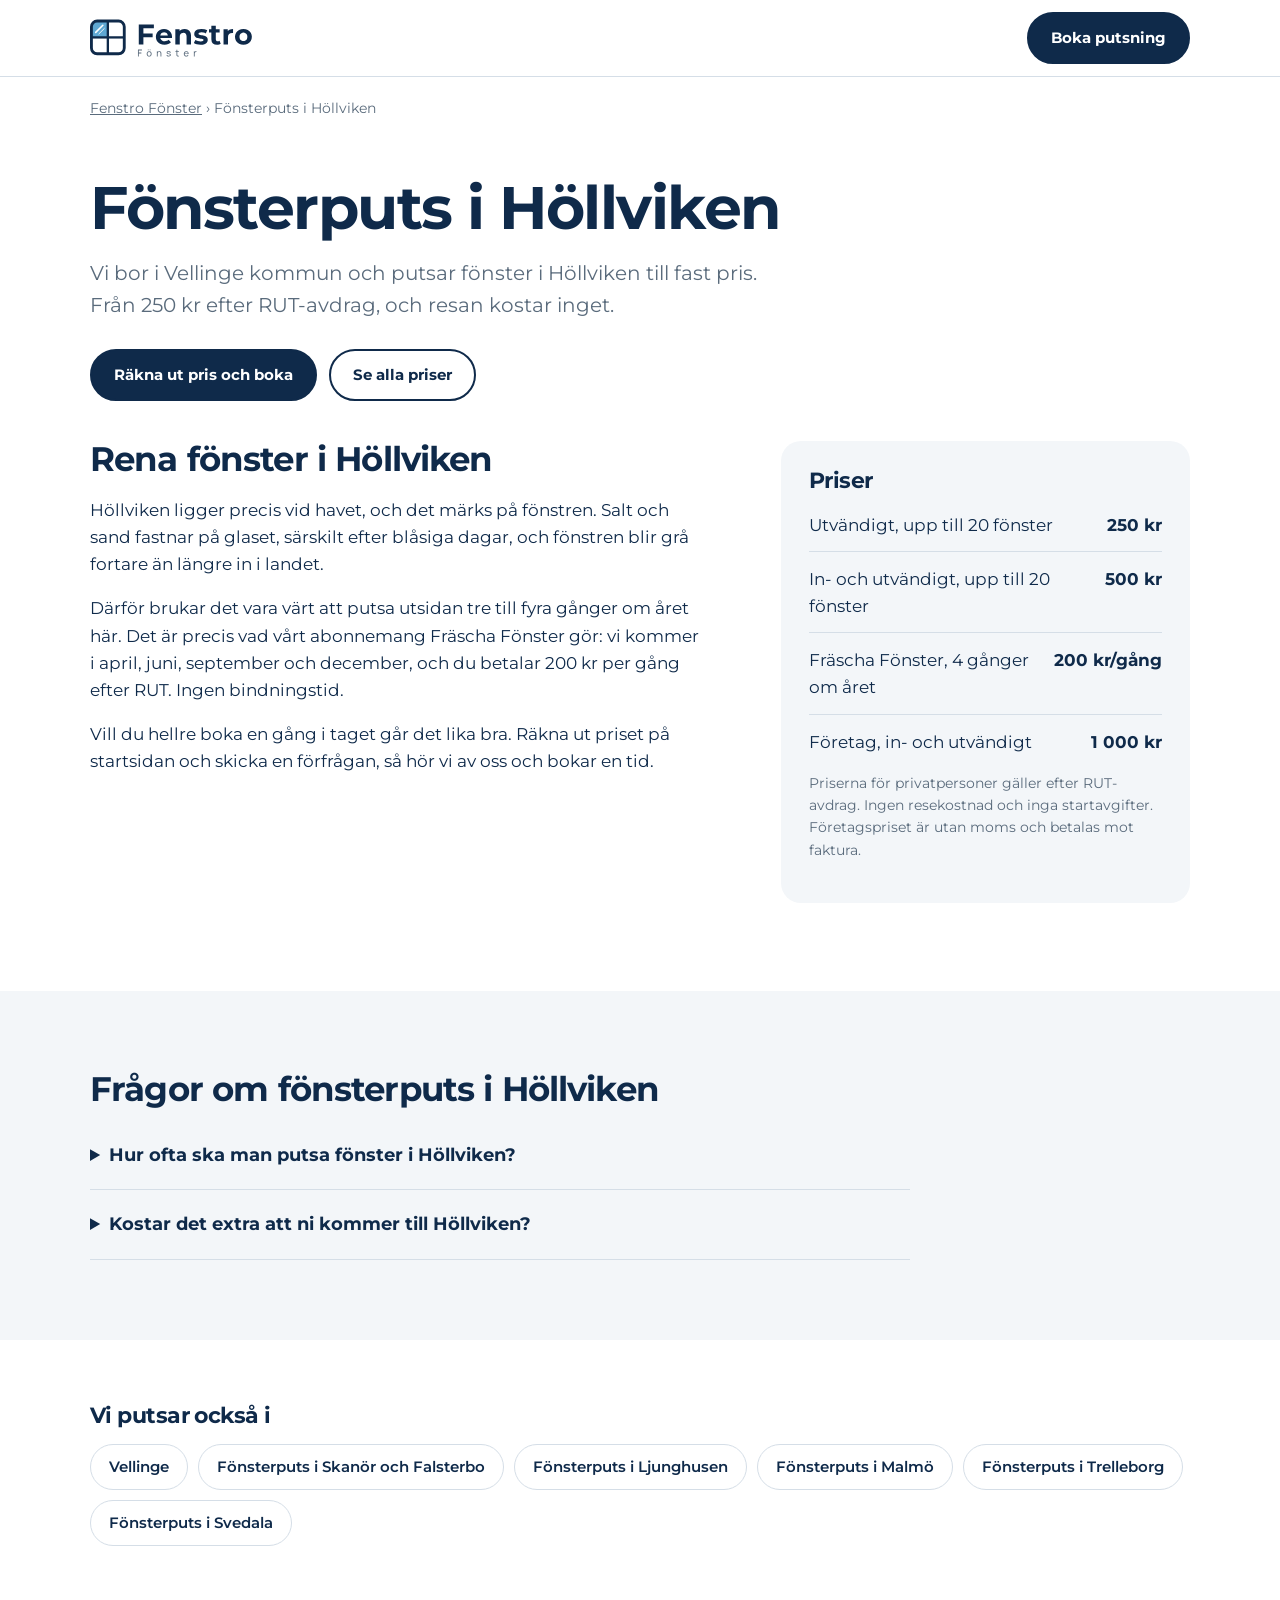
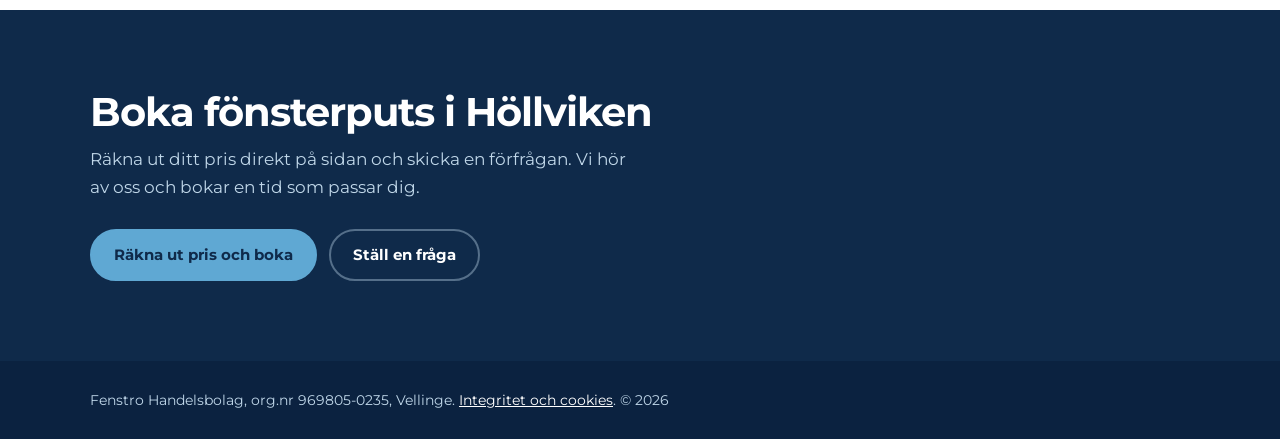
<file: fonsterputs-hollviken.html>
<!DOCTYPE html>
<html lang="sv">
<head>
<meta charset="utf-8">
<meta name="viewport" content="width=device-width, initial-scale=1">
<title>Fönsterputs i Höllviken – fast pris från 250 kr | Fenstro Fönster</title>
<meta name="description" content="Vi bor i Vellinge kommun och putsar fönster i Höllviken till fast pris. Från 250 kr efter RUT-avdrag, och resan kostar inget.">
<link rel="canonical" href="https://fenstrofonster.se/fonsterputs-hollviken.html">
<meta name="theme-color" content="#0F2A4A">
<meta property="og:type" content="website">
<meta property="og:locale" content="sv_SE">
<meta property="og:title" content="Fönsterputs i Höllviken – Fenstro Fönster">
<meta property="og:description" content="Vi bor i Vellinge kommun och putsar fönster i Höllviken till fast pris. Från 250 kr efter RUT-avdrag, och resan kostar inget.">
<meta property="og:url" content="https://fenstrofonster.se/fonsterputs-hollviken.html">
<meta property="og:image" content="https://fenstrofonster.se/img/og.jpg">
<link rel="icon" href="/favicon.ico" sizes="48x48"><link rel="icon" href="/img/ikon.svg" type="image/svg+xml"><link rel="icon" href="/img/ikon-192.png" type="image/png" sizes="192x192">
<link rel="apple-touch-icon" href="img/apple-touch-icon.png">
<script type="application/ld+json">
{
  "@context": "https://schema.org",
  "@graph": [
    {
      "@type": "Service",
      "name": "Fönsterputs i Höllviken",
      "serviceType": "Fönsterputs",
      "url": "https://fenstrofonster.se/fonsterputs-hollviken.html",
      "description": "Vi bor i Vellinge kommun och putsar fönster i Höllviken till fast pris. Från 250 kr efter RUT-avdrag, och resan kostar inget.",
      "provider": {
        "@id": "https://fenstrofonster.se/#foretag"
      },
      "areaServed": [
        {
          "@type": "City",
          "name": "Höllviken"
        }
      ],
      "offers": {
        "@type": "Offer",
        "price": "250",
        "priceCurrency": "SEK",
        "description": "Utvändig fönsterputs, upp till 20 fönster, efter RUT-avdrag"
      }
    },
    {
      "@type": "BreadcrumbList",
      "itemListElement": [
        {
          "@type": "ListItem",
          "position": 1,
          "name": "Fenstro Fönster",
          "item": "https://fenstrofonster.se/"
        },
        {
          "@type": "ListItem",
          "position": 2,
          "name": "Fönsterputs i Höllviken",
          "item": "https://fenstrofonster.se/fonsterputs-hollviken.html"
        }
      ]
    }
  ]
}
</script>
<style>
@font-face{font-family:"Montserrat";src:url("fonts/montserrat.woff2") format("woff2");font-weight:100 900;font-display:swap}
:root{--ink:#0F2A4A;--ink-2:#173a63;--glas:#5FA8D3;--glas-d:#3a87b8;--frost:#BFD6E8;--is:#F3F6F9;--skiffer:#5A6B7C;--linje:#D5DEE7}
*{box-sizing:border-box}
body{margin:0;font-family:"Montserrat",system-ui,sans-serif;font-size:17px;line-height:1.6;color:var(--ink);background:#fff;-webkit-font-smoothing:antialiased}
img{display:block;max-width:100%;height:auto}
h1,h2,h3{line-height:1.1;margin:0;letter-spacing:-.025em}
.wrap{max-width:1180px;margin:0 auto;padding:0 clamp(20px,4vw,40px)}
.top{border-bottom:1px solid var(--linje)}
.top__in{display:flex;align-items:center;justify-content:space-between;gap:16px;height:76px}
.top img{height:38px;width:auto}
.btn{display:inline-flex;align-items:center;justify-content:center;font-weight:700;font-size:15px;text-decoration:none;padding:12px 22px;border-radius:999px;border:2px solid var(--ink);background:var(--ink);color:#fff;transition:background .15s,border-color .15s}
.btn:hover{background:var(--ink-2);border-color:var(--ink-2)}
.btn--ghost{background:transparent;color:var(--ink)}
.btn--ghost:hover{background:var(--ink);color:#fff}
.crumbs{font-size:14px;color:var(--skiffer);padding-top:20px}
.crumbs a{color:var(--skiffer)}
.head{padding-top:clamp(28px,5vw,56px);padding-bottom:clamp(28px,4vw,40px)}
h1{font-size:clamp(38px,5.5vw,60px)}
.lead{font-size:clamp(18px,1.6vw,20px);color:var(--skiffer);max-width:34em;margin:16px 0 0}
.row{display:flex;flex-wrap:wrap;gap:12px;margin-top:28px}
.body{display:grid;grid-template-columns:1.2fr .8fr;gap:clamp(32px,6vw,80px);padding-bottom:clamp(48px,7vw,88px)}
.body p+p{margin-top:16px}
.body h2{font-size:clamp(26px,3vw,34px);margin-bottom:18px}
.prices{background:var(--is);border-radius:20px;padding:28px;align-self:start}
.prices h2{font-size:22px}
.prices ul{list-style:none;margin:0;padding:0;display:grid;gap:14px}
.prices li{display:flex;justify-content:space-between;gap:12px;border-bottom:1px solid var(--linje);padding-bottom:12px}
.prices li:last-child{border-bottom:0;padding-bottom:0}
.prices li b{white-space:nowrap}
.prices p{font-size:14px;color:var(--skiffer);margin-top:16px}
.faq{background:var(--is);padding:clamp(48px,7vw,80px) 0}
.faq h2{font-size:clamp(26px,3vw,34px);margin-bottom:12px}
.faq details{border-bottom:1px solid var(--linje);max-width:820px}
.faq summary{cursor:pointer;padding:20px 0;font-weight:700;font-size:18px}
.faq details p{margin:0;padding:0 0 20px;color:var(--skiffer);max-width:44em}
.more{padding-top:clamp(40px,6vw,64px);padding-bottom:clamp(40px,6vw,64px)}
.more h2{font-size:22px;margin-bottom:16px}
.more ul{display:flex;flex-wrap:wrap;gap:10px;margin:0;padding:0;list-style:none}
.more a{display:block;padding:10px 18px;border-radius:999px;border:1px solid var(--linje);font-weight:600;font-size:15px;text-decoration:none;color:var(--ink)}
.more a:hover{border-color:var(--glas)}
.cta{background:var(--ink);color:#fff;padding:clamp(48px,7vw,80px) 0}
.cta h2{font-size:clamp(28px,3.6vw,40px)}
.cta p{color:var(--frost);margin:12px 0 0;max-width:32em}
.cta .btn{background:var(--glas);border-color:var(--glas);color:var(--ink)}
.cta .btn:hover{background:var(--frost);border-color:var(--frost)}
.cta .btn--ghost{background:transparent;border-color:#bfd6e866;color:#fff}
.cta .btn--ghost:hover{background:#bfd6e81f;border-color:var(--frost)}
.foot{background:#0b2240;color:var(--frost);font-size:14px;padding:28px 0}
.foot a{color:#fff}
:focus-visible{outline:3px solid var(--glas);outline-offset:3px;border-radius:8px}
@media(max-width:860px){.body{grid-template-columns:1fr}}
@media(max-width:520px){.top .btn{padding:10px 16px;font-size:14px}}
</style>
</head>
<body>
<header class="top">
  <div class="wrap top__in">
    <a href="/" aria-label="Till startsidan"><img src="img/logo.svg" alt="Fenstro Fönster" width="300" height="70"></a>
    <a href="/#boka" class="btn">Boka putsning</a>
  </div>
</header>

<main>
  <nav class="wrap crumbs" aria-label="Du är här"><a href="/">Fenstro Fönster</a> › Fönsterputs i Höllviken</nav>

  <div class="wrap head">
    <h1>Fönsterputs i Höllviken</h1>
    <p class="lead">Vi bor i Vellinge kommun och putsar fönster i Höllviken till fast pris. Från 250 kr efter RUT-avdrag, och resan kostar inget.</p>
    <div class="row">
      <a href="/#boka" class="btn">Räkna ut pris och boka</a>
      <a href="/#priser" class="btn btn--ghost">Se alla priser</a>
    </div>
  </div>

  <div class="wrap body">
    <div>
      <h2>Rena fönster i Höllviken</h2>
        <p>Höllviken ligger precis vid havet, och det märks på fönstren. Salt och sand fastnar på glaset, särskilt efter blåsiga dagar, och fönstren blir grå fortare än längre in i landet.</p>
        <p>Därför brukar det vara värt att putsa utsidan tre till fyra gånger om året här. Det är precis vad vårt abonnemang Fräscha Fönster gör: vi kommer i april, juni, september och december, och du betalar 200 kr per gång efter RUT. Ingen bindningstid.</p>
        <p>Vill du hellre boka en gång i taget går det lika bra. Räkna ut priset på startsidan och skicka en förfrågan, så hör vi av oss och bokar en tid.</p>
    </div>
    <aside class="prices" aria-labelledby="pris-rubrik">
      <h2 id="pris-rubrik">Priser</h2>
      <ul>
        <li><span>Utvändigt, upp till 20 fönster</span><b>250 kr</b></li>
        <li><span>In- och utvändigt, upp till 20 fönster</span><b>500 kr</b></li>
        <li><span>Fräscha Fönster, 4 gånger om året</span><b>200 kr/gång</b></li>
        <li><span>Företag, in- och utvändigt</span><b>1 000 kr</b></li>
      </ul>
      <p>Priserna för privatpersoner gäller efter RUT-avdrag. Ingen resekostnad och inga startavgifter. Företagspriset är utan moms och betalas mot faktura.</p>
    </aside>
  </div>

  <section class="faq" aria-labelledby="faq-rubrik">
    <div class="wrap">
      <h2 id="faq-rubrik">Frågor om fönsterputs i Höllviken</h2>
      <details><summary>Hur ofta ska man putsa fönster i Höllviken?</summary><p>Nära havet blir fönstren smutsiga snabbare av salt och sand. Därför brukar det vara värt att putsa utsidan tre till fyra gånger om året.</p></details>
      <details><summary>Kostar det extra att ni kommer till Höllviken?</summary><p>Nej. Vi tar ingen resekostnad eller startavgift. Du betalar bara priset för putsningen.</p></details>
    </div>
  </section>

  <section class="wrap more" aria-labelledby="fler-rubrik">
    <h2 id="fler-rubrik">Vi putsar också i</h2>
    <ul>
        <li><a href="/">Vellinge</a></li>
        <li><a href="fonsterputs-skanor-falsterbo.html">Fönsterputs i Skanör och Falsterbo</a></li>
        <li><a href="fonsterputs-ljunghusen.html">Fönsterputs i Ljunghusen</a></li>
        <li><a href="fonsterputs-malmo.html">Fönsterputs i Malmö</a></li>
        <li><a href="fonsterputs-trelleborg.html">Fönsterputs i Trelleborg</a></li>
        <li><a href="fonsterputs-svedala.html">Fönsterputs i Svedala</a></li>
    </ul>
  </section>

  <section class="cta">
    <div class="wrap">
      <h2>Boka fönsterputs i Höllviken</h2>
      <p>Räkna ut ditt pris direkt på sidan och skicka en förfrågan. Vi hör av oss och bokar en tid som passar dig.</p>
      <div class="row">
        <a href="/#boka" class="btn">Räkna ut pris och boka</a>
        <a href="/#kontakt" class="btn btn--ghost">Ställ en fråga</a>
      </div>
    </div>
  </section>
</main>

<footer class="foot">
  <div class="wrap">Fenstro Handelsbolag, org.nr 969805-0235, Vellinge. <a href="integritet.html">Integritet och cookies</a>. © 2026</div>
</footer>
</body>
</html>
</file>
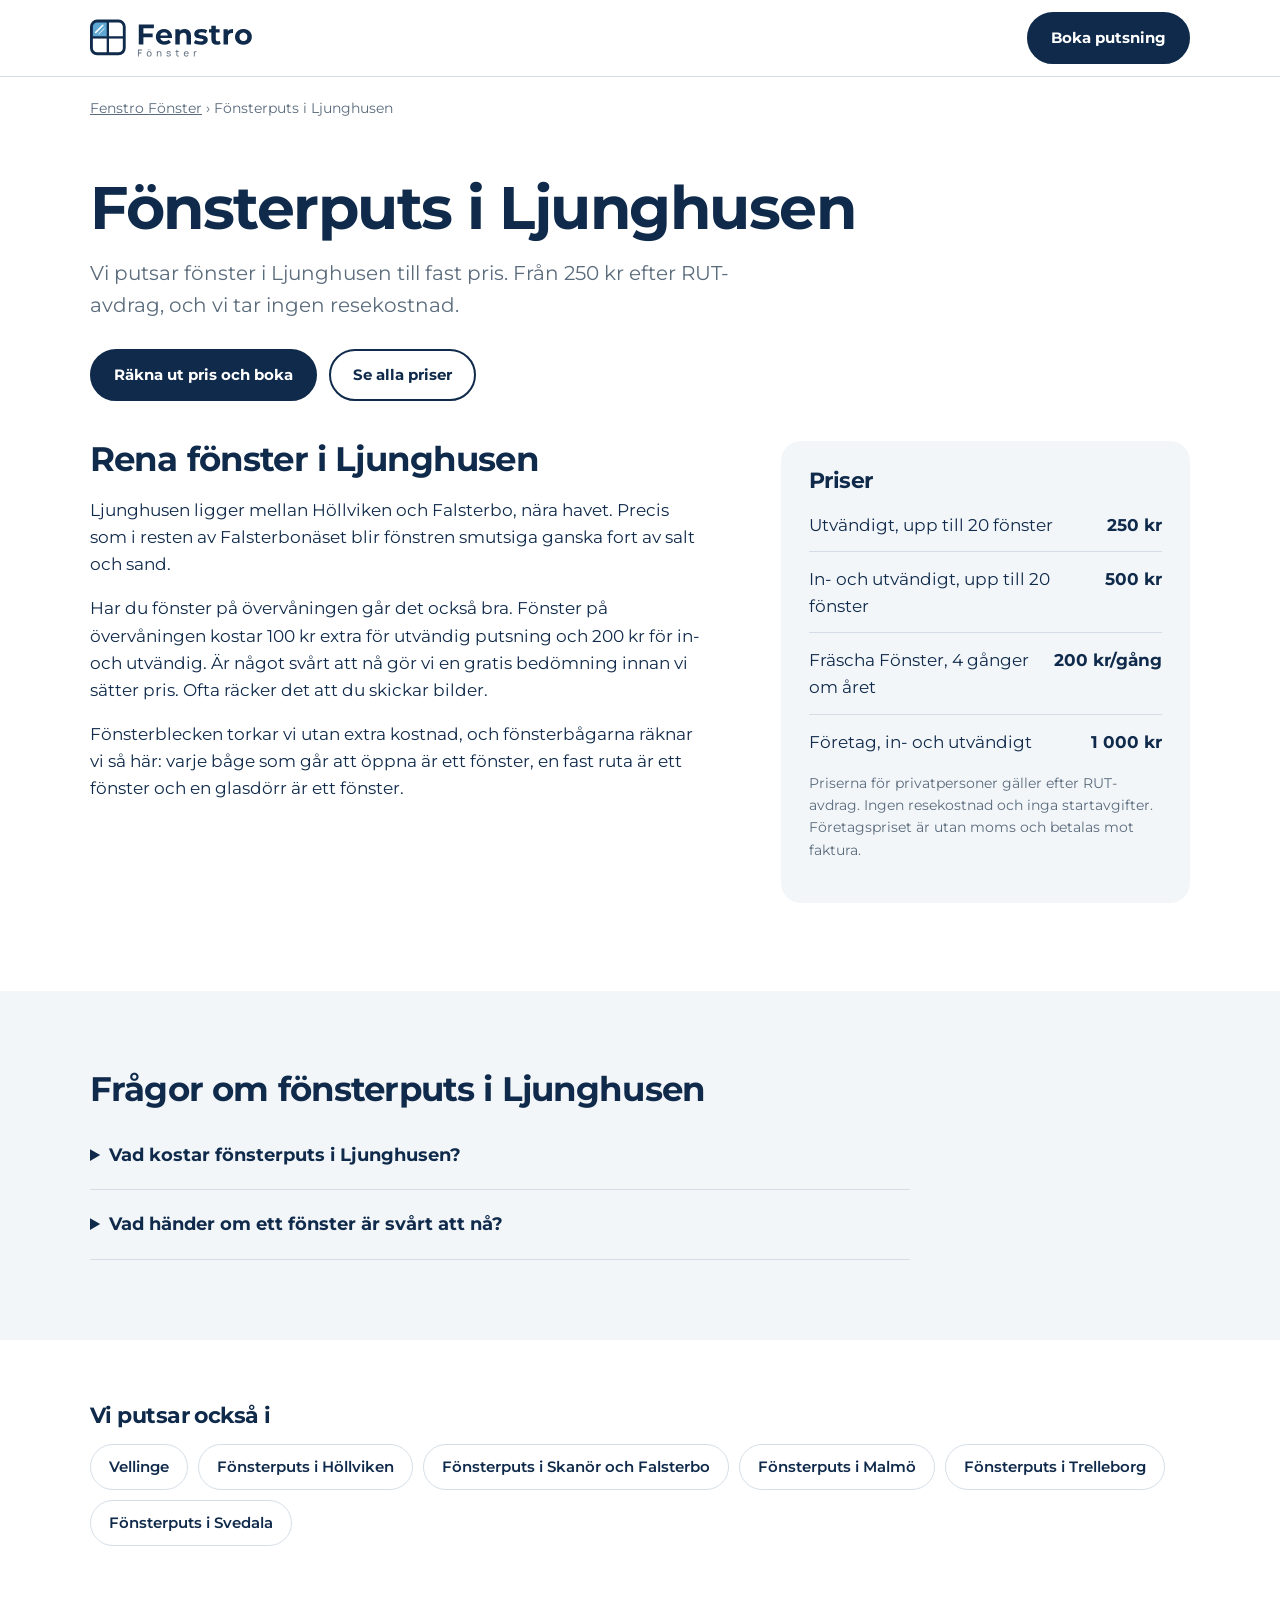
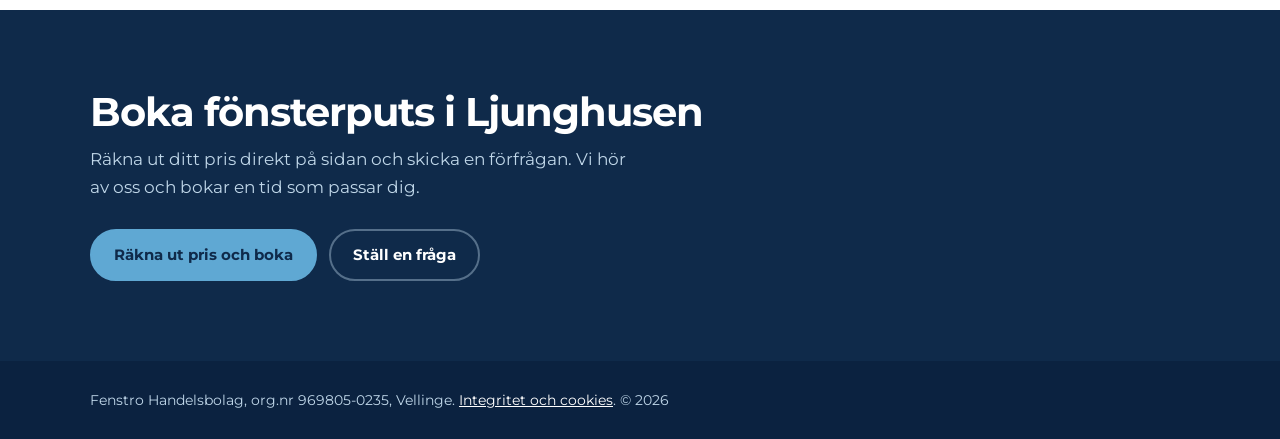
<file: fonsterputs-ljunghusen.html>
<!DOCTYPE html>
<html lang="sv">
<head>
<meta charset="utf-8">
<meta name="viewport" content="width=device-width, initial-scale=1">
<title>Fönsterputs i Ljunghusen – fast pris från 250 kr | Fenstro Fönster</title>
<meta name="description" content="Vi putsar fönster i Ljunghusen till fast pris. Från 250 kr efter RUT-avdrag, och vi tar ingen resekostnad.">
<link rel="canonical" href="https://fenstrofonster.se/fonsterputs-ljunghusen.html">
<meta name="theme-color" content="#0F2A4A">
<meta property="og:type" content="website">
<meta property="og:locale" content="sv_SE">
<meta property="og:title" content="Fönsterputs i Ljunghusen – Fenstro Fönster">
<meta property="og:description" content="Vi putsar fönster i Ljunghusen till fast pris. Från 250 kr efter RUT-avdrag, och vi tar ingen resekostnad.">
<meta property="og:url" content="https://fenstrofonster.se/fonsterputs-ljunghusen.html">
<meta property="og:image" content="https://fenstrofonster.se/img/og.jpg">
<link rel="icon" href="/favicon.ico" sizes="48x48"><link rel="icon" href="/img/ikon.svg" type="image/svg+xml"><link rel="icon" href="/img/ikon-192.png" type="image/png" sizes="192x192">
<link rel="apple-touch-icon" href="img/apple-touch-icon.png">
<script type="application/ld+json">
{
  "@context": "https://schema.org",
  "@graph": [
    {
      "@type": "Service",
      "name": "Fönsterputs i Ljunghusen",
      "serviceType": "Fönsterputs",
      "url": "https://fenstrofonster.se/fonsterputs-ljunghusen.html",
      "description": "Vi putsar fönster i Ljunghusen till fast pris. Från 250 kr efter RUT-avdrag, och vi tar ingen resekostnad.",
      "provider": {
        "@id": "https://fenstrofonster.se/#foretag"
      },
      "areaServed": [
        {
          "@type": "City",
          "name": "Ljunghusen"
        }
      ],
      "offers": {
        "@type": "Offer",
        "price": "250",
        "priceCurrency": "SEK",
        "description": "Utvändig fönsterputs, upp till 20 fönster, efter RUT-avdrag"
      }
    },
    {
      "@type": "BreadcrumbList",
      "itemListElement": [
        {
          "@type": "ListItem",
          "position": 1,
          "name": "Fenstro Fönster",
          "item": "https://fenstrofonster.se/"
        },
        {
          "@type": "ListItem",
          "position": 2,
          "name": "Fönsterputs i Ljunghusen",
          "item": "https://fenstrofonster.se/fonsterputs-ljunghusen.html"
        }
      ]
    }
  ]
}
</script>
<style>
@font-face{font-family:"Montserrat";src:url("fonts/montserrat.woff2") format("woff2");font-weight:100 900;font-display:swap}
:root{--ink:#0F2A4A;--ink-2:#173a63;--glas:#5FA8D3;--glas-d:#3a87b8;--frost:#BFD6E8;--is:#F3F6F9;--skiffer:#5A6B7C;--linje:#D5DEE7}
*{box-sizing:border-box}
body{margin:0;font-family:"Montserrat",system-ui,sans-serif;font-size:17px;line-height:1.6;color:var(--ink);background:#fff;-webkit-font-smoothing:antialiased}
img{display:block;max-width:100%;height:auto}
h1,h2,h3{line-height:1.1;margin:0;letter-spacing:-.025em}
.wrap{max-width:1180px;margin:0 auto;padding:0 clamp(20px,4vw,40px)}
.top{border-bottom:1px solid var(--linje)}
.top__in{display:flex;align-items:center;justify-content:space-between;gap:16px;height:76px}
.top img{height:38px;width:auto}
.btn{display:inline-flex;align-items:center;justify-content:center;font-weight:700;font-size:15px;text-decoration:none;padding:12px 22px;border-radius:999px;border:2px solid var(--ink);background:var(--ink);color:#fff;transition:background .15s,border-color .15s}
.btn:hover{background:var(--ink-2);border-color:var(--ink-2)}
.btn--ghost{background:transparent;color:var(--ink)}
.btn--ghost:hover{background:var(--ink);color:#fff}
.crumbs{font-size:14px;color:var(--skiffer);padding-top:20px}
.crumbs a{color:var(--skiffer)}
.head{padding-top:clamp(28px,5vw,56px);padding-bottom:clamp(28px,4vw,40px)}
h1{font-size:clamp(38px,5.5vw,60px)}
.lead{font-size:clamp(18px,1.6vw,20px);color:var(--skiffer);max-width:34em;margin:16px 0 0}
.row{display:flex;flex-wrap:wrap;gap:12px;margin-top:28px}
.body{display:grid;grid-template-columns:1.2fr .8fr;gap:clamp(32px,6vw,80px);padding-bottom:clamp(48px,7vw,88px)}
.body p+p{margin-top:16px}
.body h2{font-size:clamp(26px,3vw,34px);margin-bottom:18px}
.prices{background:var(--is);border-radius:20px;padding:28px;align-self:start}
.prices h2{font-size:22px}
.prices ul{list-style:none;margin:0;padding:0;display:grid;gap:14px}
.prices li{display:flex;justify-content:space-between;gap:12px;border-bottom:1px solid var(--linje);padding-bottom:12px}
.prices li:last-child{border-bottom:0;padding-bottom:0}
.prices li b{white-space:nowrap}
.prices p{font-size:14px;color:var(--skiffer);margin-top:16px}
.faq{background:var(--is);padding:clamp(48px,7vw,80px) 0}
.faq h2{font-size:clamp(26px,3vw,34px);margin-bottom:12px}
.faq details{border-bottom:1px solid var(--linje);max-width:820px}
.faq summary{cursor:pointer;padding:20px 0;font-weight:700;font-size:18px}
.faq details p{margin:0;padding:0 0 20px;color:var(--skiffer);max-width:44em}
.more{padding-top:clamp(40px,6vw,64px);padding-bottom:clamp(40px,6vw,64px)}
.more h2{font-size:22px;margin-bottom:16px}
.more ul{display:flex;flex-wrap:wrap;gap:10px;margin:0;padding:0;list-style:none}
.more a{display:block;padding:10px 18px;border-radius:999px;border:1px solid var(--linje);font-weight:600;font-size:15px;text-decoration:none;color:var(--ink)}
.more a:hover{border-color:var(--glas)}
.cta{background:var(--ink);color:#fff;padding:clamp(48px,7vw,80px) 0}
.cta h2{font-size:clamp(28px,3.6vw,40px)}
.cta p{color:var(--frost);margin:12px 0 0;max-width:32em}
.cta .btn{background:var(--glas);border-color:var(--glas);color:var(--ink)}
.cta .btn:hover{background:var(--frost);border-color:var(--frost)}
.cta .btn--ghost{background:transparent;border-color:#bfd6e866;color:#fff}
.cta .btn--ghost:hover{background:#bfd6e81f;border-color:var(--frost)}
.foot{background:#0b2240;color:var(--frost);font-size:14px;padding:28px 0}
.foot a{color:#fff}
:focus-visible{outline:3px solid var(--glas);outline-offset:3px;border-radius:8px}
@media(max-width:860px){.body{grid-template-columns:1fr}}
@media(max-width:520px){.top .btn{padding:10px 16px;font-size:14px}}
</style>
</head>
<body>
<header class="top">
  <div class="wrap top__in">
    <a href="/" aria-label="Till startsidan"><img src="img/logo.svg" alt="Fenstro Fönster" width="300" height="70"></a>
    <a href="/#boka" class="btn">Boka putsning</a>
  </div>
</header>

<main>
  <nav class="wrap crumbs" aria-label="Du är här"><a href="/">Fenstro Fönster</a> › Fönsterputs i Ljunghusen</nav>

  <div class="wrap head">
    <h1>Fönsterputs i Ljunghusen</h1>
    <p class="lead">Vi putsar fönster i Ljunghusen till fast pris. Från 250 kr efter RUT-avdrag, och vi tar ingen resekostnad.</p>
    <div class="row">
      <a href="/#boka" class="btn">Räkna ut pris och boka</a>
      <a href="/#priser" class="btn btn--ghost">Se alla priser</a>
    </div>
  </div>

  <div class="wrap body">
    <div>
      <h2>Rena fönster i Ljunghusen</h2>
        <p>Ljunghusen ligger mellan Höllviken och Falsterbo, nära havet. Precis som i resten av Falsterbonäset blir fönstren smutsiga ganska fort av salt och sand.</p>
        <p>Har du fönster på övervåningen går det också bra. Fönster på övervåningen kostar 100 kr extra för utvändig putsning och 200 kr för in- och utvändig. Är något svårt att nå gör vi en gratis bedömning innan vi sätter pris. Ofta räcker det att du skickar bilder.</p>
        <p>Fönsterblecken torkar vi utan extra kostnad, och fönsterbågarna räknar vi så här: varje båge som går att öppna är ett fönster, en fast ruta är ett fönster och en glasdörr är ett fönster.</p>
    </div>
    <aside class="prices" aria-labelledby="pris-rubrik">
      <h2 id="pris-rubrik">Priser</h2>
      <ul>
        <li><span>Utvändigt, upp till 20 fönster</span><b>250 kr</b></li>
        <li><span>In- och utvändigt, upp till 20 fönster</span><b>500 kr</b></li>
        <li><span>Fräscha Fönster, 4 gånger om året</span><b>200 kr/gång</b></li>
        <li><span>Företag, in- och utvändigt</span><b>1 000 kr</b></li>
      </ul>
      <p>Priserna för privatpersoner gäller efter RUT-avdrag. Ingen resekostnad och inga startavgifter. Företagspriset är utan moms och betalas mot faktura.</p>
    </aside>
  </div>

  <section class="faq" aria-labelledby="faq-rubrik">
    <div class="wrap">
      <h2 id="faq-rubrik">Frågor om fönsterputs i Ljunghusen</h2>
      <details><summary>Vad kostar fönsterputs i Ljunghusen?</summary><p>Utvändig putsning av upp till 20 fönster kostar 250 kr efter RUT-avdrag. In- och utvändigt kostar 500 kr efter RUT. Övervåning kostar 100 kr extra utvändigt och 200 kr extra in- och utvändigt.</p></details>
      <details><summary>Vad händer om ett fönster är svårt att nå?</summary><p>Då gör vi en gratis bedömning innan vi sätter pris, ofta på bilder du skickar. Är något för riskabelt säger vi det hellre direkt.</p></details>
    </div>
  </section>

  <section class="wrap more" aria-labelledby="fler-rubrik">
    <h2 id="fler-rubrik">Vi putsar också i</h2>
    <ul>
        <li><a href="/">Vellinge</a></li>
        <li><a href="fonsterputs-hollviken.html">Fönsterputs i Höllviken</a></li>
        <li><a href="fonsterputs-skanor-falsterbo.html">Fönsterputs i Skanör och Falsterbo</a></li>
        <li><a href="fonsterputs-malmo.html">Fönsterputs i Malmö</a></li>
        <li><a href="fonsterputs-trelleborg.html">Fönsterputs i Trelleborg</a></li>
        <li><a href="fonsterputs-svedala.html">Fönsterputs i Svedala</a></li>
    </ul>
  </section>

  <section class="cta">
    <div class="wrap">
      <h2>Boka fönsterputs i Ljunghusen</h2>
      <p>Räkna ut ditt pris direkt på sidan och skicka en förfrågan. Vi hör av oss och bokar en tid som passar dig.</p>
      <div class="row">
        <a href="/#boka" class="btn">Räkna ut pris och boka</a>
        <a href="/#kontakt" class="btn btn--ghost">Ställ en fråga</a>
      </div>
    </div>
  </section>
</main>

<footer class="foot">
  <div class="wrap">Fenstro Handelsbolag, org.nr 969805-0235, Vellinge. <a href="integritet.html">Integritet och cookies</a>. © 2026</div>
</footer>
</body>
</html>
</file>
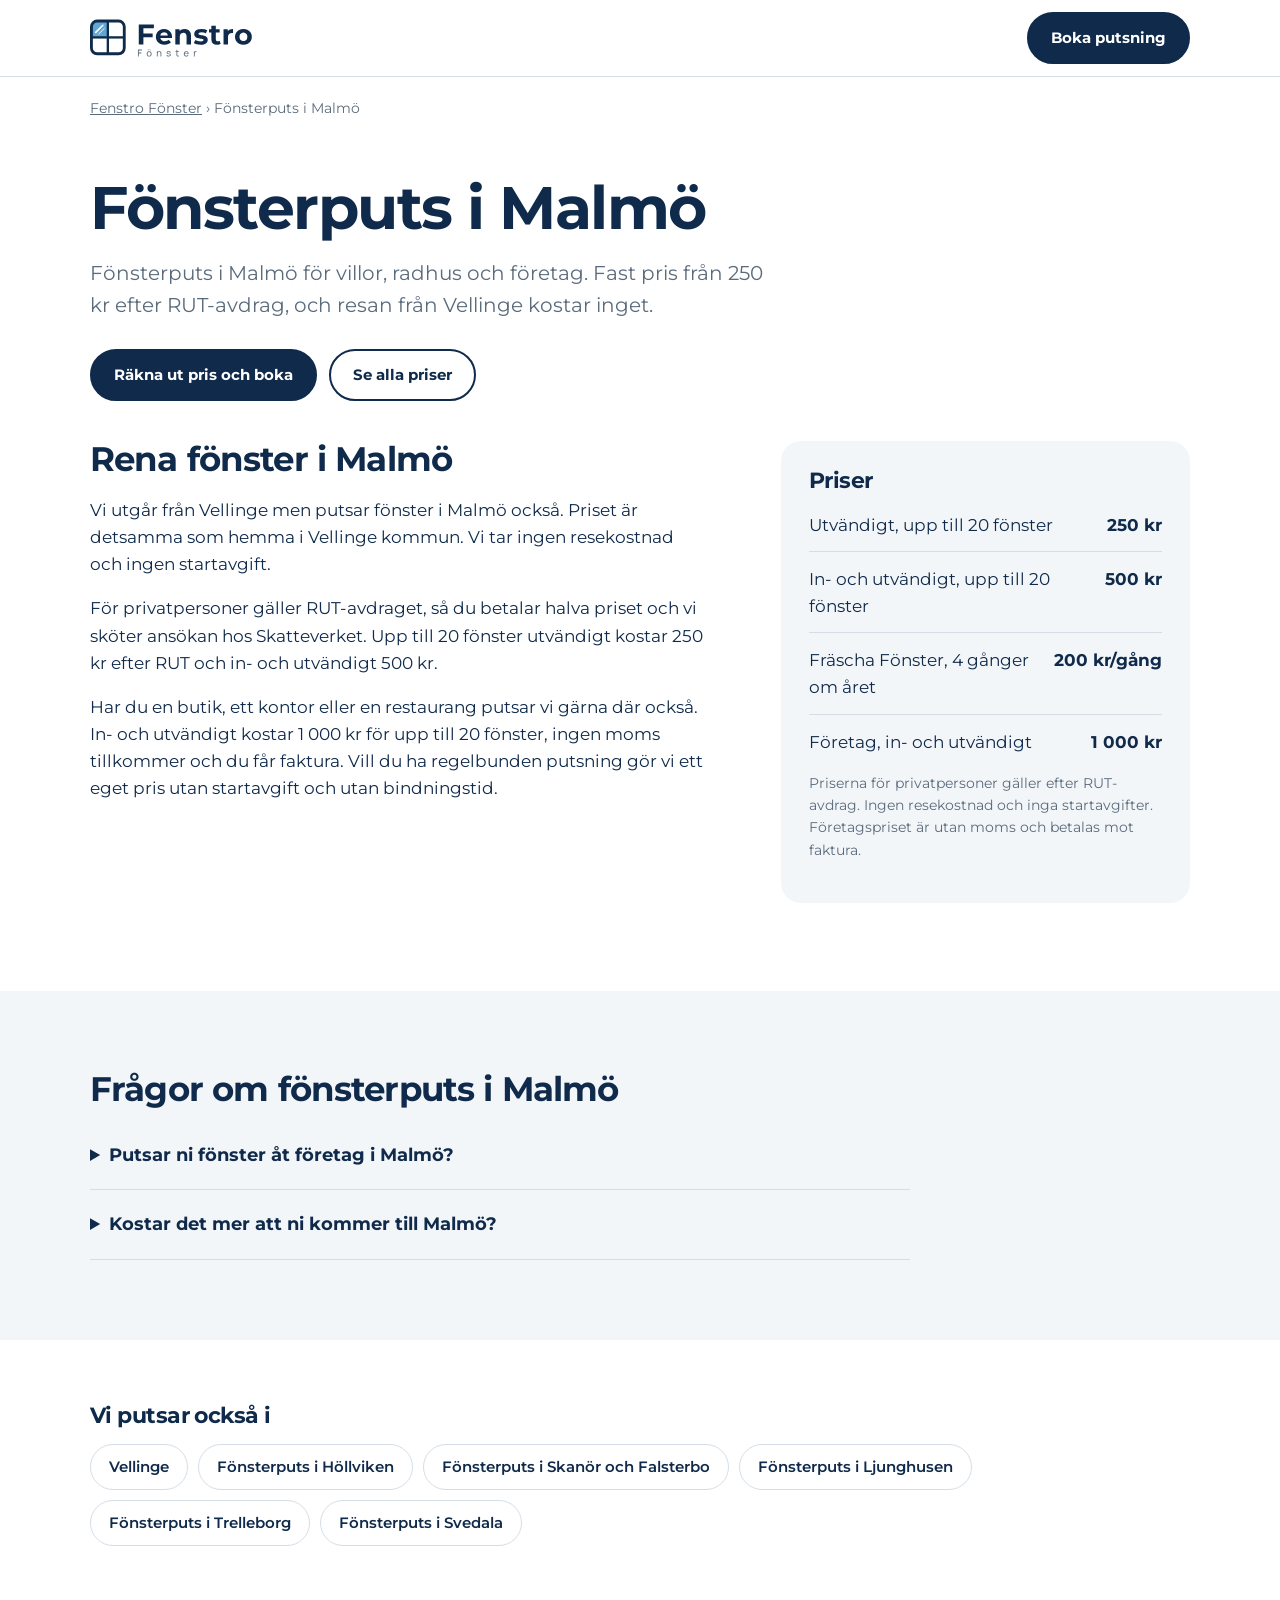
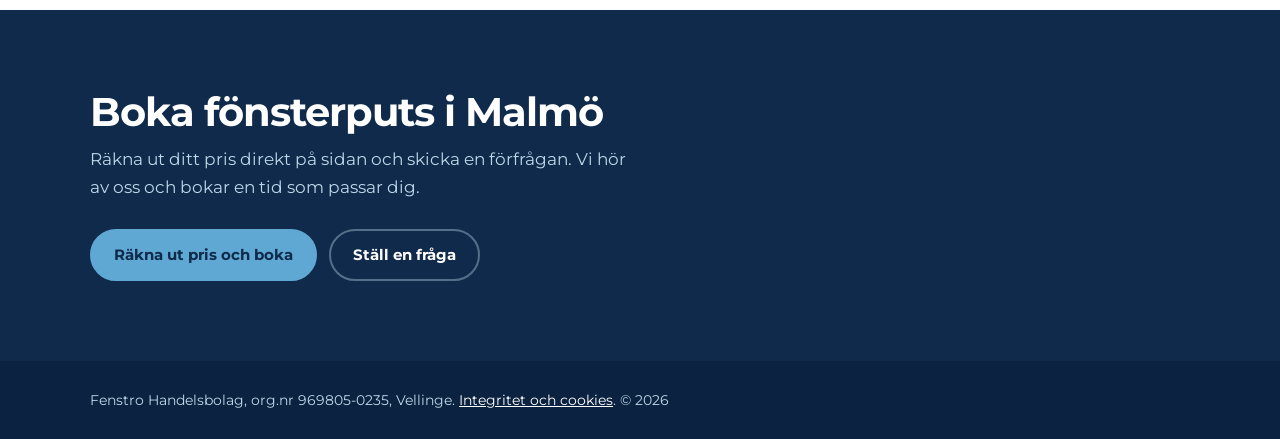
<file: fonsterputs-malmo.html>
<!DOCTYPE html>
<html lang="sv">
<head>
<meta charset="utf-8">
<meta name="viewport" content="width=device-width, initial-scale=1">
<title>Fönsterputs i Malmö – fast pris från 250 kr | Fenstro Fönster</title>
<meta name="description" content="Fönsterputs i Malmö för villor, radhus och företag. Fast pris från 250 kr efter RUT-avdrag, och resan från Vellinge kostar inget.">
<link rel="canonical" href="https://fenstrofonster.se/fonsterputs-malmo.html">
<meta name="theme-color" content="#0F2A4A">
<meta property="og:type" content="website">
<meta property="og:locale" content="sv_SE">
<meta property="og:title" content="Fönsterputs i Malmö – Fenstro Fönster">
<meta property="og:description" content="Fönsterputs i Malmö för villor, radhus och företag. Fast pris från 250 kr efter RUT-avdrag, och resan från Vellinge kostar inget.">
<meta property="og:url" content="https://fenstrofonster.se/fonsterputs-malmo.html">
<meta property="og:image" content="https://fenstrofonster.se/img/og.jpg">
<link rel="icon" href="/favicon.ico" sizes="48x48"><link rel="icon" href="/img/ikon.svg" type="image/svg+xml"><link rel="icon" href="/img/ikon-192.png" type="image/png" sizes="192x192">
<link rel="apple-touch-icon" href="img/apple-touch-icon.png">
<script type="application/ld+json">
{
  "@context": "https://schema.org",
  "@graph": [
    {
      "@type": "Service",
      "name": "Fönsterputs i Malmö",
      "serviceType": "Fönsterputs",
      "url": "https://fenstrofonster.se/fonsterputs-malmo.html",
      "description": "Fönsterputs i Malmö för villor, radhus och företag. Fast pris från 250 kr efter RUT-avdrag, och resan från Vellinge kostar inget.",
      "provider": {
        "@id": "https://fenstrofonster.se/#foretag"
      },
      "areaServed": [
        {
          "@type": "City",
          "name": "Malmö"
        }
      ],
      "offers": {
        "@type": "Offer",
        "price": "250",
        "priceCurrency": "SEK",
        "description": "Utvändig fönsterputs, upp till 20 fönster, efter RUT-avdrag"
      }
    },
    {
      "@type": "BreadcrumbList",
      "itemListElement": [
        {
          "@type": "ListItem",
          "position": 1,
          "name": "Fenstro Fönster",
          "item": "https://fenstrofonster.se/"
        },
        {
          "@type": "ListItem",
          "position": 2,
          "name": "Fönsterputs i Malmö",
          "item": "https://fenstrofonster.se/fonsterputs-malmo.html"
        }
      ]
    }
  ]
}
</script>
<style>
@font-face{font-family:"Montserrat";src:url("fonts/montserrat.woff2") format("woff2");font-weight:100 900;font-display:swap}
:root{--ink:#0F2A4A;--ink-2:#173a63;--glas:#5FA8D3;--glas-d:#3a87b8;--frost:#BFD6E8;--is:#F3F6F9;--skiffer:#5A6B7C;--linje:#D5DEE7}
*{box-sizing:border-box}
body{margin:0;font-family:"Montserrat",system-ui,sans-serif;font-size:17px;line-height:1.6;color:var(--ink);background:#fff;-webkit-font-smoothing:antialiased}
img{display:block;max-width:100%;height:auto}
h1,h2,h3{line-height:1.1;margin:0;letter-spacing:-.025em}
.wrap{max-width:1180px;margin:0 auto;padding:0 clamp(20px,4vw,40px)}
.top{border-bottom:1px solid var(--linje)}
.top__in{display:flex;align-items:center;justify-content:space-between;gap:16px;height:76px}
.top img{height:38px;width:auto}
.btn{display:inline-flex;align-items:center;justify-content:center;font-weight:700;font-size:15px;text-decoration:none;padding:12px 22px;border-radius:999px;border:2px solid var(--ink);background:var(--ink);color:#fff;transition:background .15s,border-color .15s}
.btn:hover{background:var(--ink-2);border-color:var(--ink-2)}
.btn--ghost{background:transparent;color:var(--ink)}
.btn--ghost:hover{background:var(--ink);color:#fff}
.crumbs{font-size:14px;color:var(--skiffer);padding-top:20px}
.crumbs a{color:var(--skiffer)}
.head{padding-top:clamp(28px,5vw,56px);padding-bottom:clamp(28px,4vw,40px)}
h1{font-size:clamp(38px,5.5vw,60px)}
.lead{font-size:clamp(18px,1.6vw,20px);color:var(--skiffer);max-width:34em;margin:16px 0 0}
.row{display:flex;flex-wrap:wrap;gap:12px;margin-top:28px}
.body{display:grid;grid-template-columns:1.2fr .8fr;gap:clamp(32px,6vw,80px);padding-bottom:clamp(48px,7vw,88px)}
.body p+p{margin-top:16px}
.body h2{font-size:clamp(26px,3vw,34px);margin-bottom:18px}
.prices{background:var(--is);border-radius:20px;padding:28px;align-self:start}
.prices h2{font-size:22px}
.prices ul{list-style:none;margin:0;padding:0;display:grid;gap:14px}
.prices li{display:flex;justify-content:space-between;gap:12px;border-bottom:1px solid var(--linje);padding-bottom:12px}
.prices li:last-child{border-bottom:0;padding-bottom:0}
.prices li b{white-space:nowrap}
.prices p{font-size:14px;color:var(--skiffer);margin-top:16px}
.faq{background:var(--is);padding:clamp(48px,7vw,80px) 0}
.faq h2{font-size:clamp(26px,3vw,34px);margin-bottom:12px}
.faq details{border-bottom:1px solid var(--linje);max-width:820px}
.faq summary{cursor:pointer;padding:20px 0;font-weight:700;font-size:18px}
.faq details p{margin:0;padding:0 0 20px;color:var(--skiffer);max-width:44em}
.more{padding-top:clamp(40px,6vw,64px);padding-bottom:clamp(40px,6vw,64px)}
.more h2{font-size:22px;margin-bottom:16px}
.more ul{display:flex;flex-wrap:wrap;gap:10px;margin:0;padding:0;list-style:none}
.more a{display:block;padding:10px 18px;border-radius:999px;border:1px solid var(--linje);font-weight:600;font-size:15px;text-decoration:none;color:var(--ink)}
.more a:hover{border-color:var(--glas)}
.cta{background:var(--ink);color:#fff;padding:clamp(48px,7vw,80px) 0}
.cta h2{font-size:clamp(28px,3.6vw,40px)}
.cta p{color:var(--frost);margin:12px 0 0;max-width:32em}
.cta .btn{background:var(--glas);border-color:var(--glas);color:var(--ink)}
.cta .btn:hover{background:var(--frost);border-color:var(--frost)}
.cta .btn--ghost{background:transparent;border-color:#bfd6e866;color:#fff}
.cta .btn--ghost:hover{background:#bfd6e81f;border-color:var(--frost)}
.foot{background:#0b2240;color:var(--frost);font-size:14px;padding:28px 0}
.foot a{color:#fff}
:focus-visible{outline:3px solid var(--glas);outline-offset:3px;border-radius:8px}
@media(max-width:860px){.body{grid-template-columns:1fr}}
@media(max-width:520px){.top .btn{padding:10px 16px;font-size:14px}}
</style>
</head>
<body>
<header class="top">
  <div class="wrap top__in">
    <a href="/" aria-label="Till startsidan"><img src="img/logo.svg" alt="Fenstro Fönster" width="300" height="70"></a>
    <a href="/#boka" class="btn">Boka putsning</a>
  </div>
</header>

<main>
  <nav class="wrap crumbs" aria-label="Du är här"><a href="/">Fenstro Fönster</a> › Fönsterputs i Malmö</nav>

  <div class="wrap head">
    <h1>Fönsterputs i Malmö</h1>
    <p class="lead">Fönsterputs i Malmö för villor, radhus och företag. Fast pris från 250 kr efter RUT-avdrag, och resan från Vellinge kostar inget.</p>
    <div class="row">
      <a href="/#boka" class="btn">Räkna ut pris och boka</a>
      <a href="/#priser" class="btn btn--ghost">Se alla priser</a>
    </div>
  </div>

  <div class="wrap body">
    <div>
      <h2>Rena fönster i Malmö</h2>
        <p>Vi utgår från Vellinge men putsar fönster i Malmö också. Priset är detsamma som hemma i Vellinge kommun. Vi tar ingen resekostnad och ingen startavgift.</p>
        <p>För privatpersoner gäller RUT-avdraget, så du betalar halva priset och vi sköter ansökan hos Skatteverket. Upp till 20 fönster utvändigt kostar 250 kr efter RUT och in- och utvändigt 500 kr.</p>
        <p>Har du en butik, ett kontor eller en restaurang putsar vi gärna där också. In- och utvändigt kostar 1 000 kr för upp till 20 fönster, ingen moms tillkommer och du får faktura. Vill du ha regelbunden putsning gör vi ett eget pris utan startavgift och utan bindningstid.</p>
    </div>
    <aside class="prices" aria-labelledby="pris-rubrik">
      <h2 id="pris-rubrik">Priser</h2>
      <ul>
        <li><span>Utvändigt, upp till 20 fönster</span><b>250 kr</b></li>
        <li><span>In- och utvändigt, upp till 20 fönster</span><b>500 kr</b></li>
        <li><span>Fräscha Fönster, 4 gånger om året</span><b>200 kr/gång</b></li>
        <li><span>Företag, in- och utvändigt</span><b>1 000 kr</b></li>
      </ul>
      <p>Priserna för privatpersoner gäller efter RUT-avdrag. Ingen resekostnad och inga startavgifter. Företagspriset är utan moms och betalas mot faktura.</p>
    </aside>
  </div>

  <section class="faq" aria-labelledby="faq-rubrik">
    <div class="wrap">
      <h2 id="faq-rubrik">Frågor om fönsterputs i Malmö</h2>
      <details><summary>Putsar ni fönster åt företag i Malmö?</summary><p>Ja. In- och utvändigt kostar 1 000 kr för upp till 20 fönster, ingen moms tillkommer och du får faktura. Regelbunden putsning får ett eget pris.</p></details>
      <details><summary>Kostar det mer att ni kommer till Malmö?</summary><p>Nej. Priset är detsamma i hela området och vi tar ingen resekostnad.</p></details>
    </div>
  </section>

  <section class="wrap more" aria-labelledby="fler-rubrik">
    <h2 id="fler-rubrik">Vi putsar också i</h2>
    <ul>
        <li><a href="/">Vellinge</a></li>
        <li><a href="fonsterputs-hollviken.html">Fönsterputs i Höllviken</a></li>
        <li><a href="fonsterputs-skanor-falsterbo.html">Fönsterputs i Skanör och Falsterbo</a></li>
        <li><a href="fonsterputs-ljunghusen.html">Fönsterputs i Ljunghusen</a></li>
        <li><a href="fonsterputs-trelleborg.html">Fönsterputs i Trelleborg</a></li>
        <li><a href="fonsterputs-svedala.html">Fönsterputs i Svedala</a></li>
    </ul>
  </section>

  <section class="cta">
    <div class="wrap">
      <h2>Boka fönsterputs i Malmö</h2>
      <p>Räkna ut ditt pris direkt på sidan och skicka en förfrågan. Vi hör av oss och bokar en tid som passar dig.</p>
      <div class="row">
        <a href="/#boka" class="btn">Räkna ut pris och boka</a>
        <a href="/#kontakt" class="btn btn--ghost">Ställ en fråga</a>
      </div>
    </div>
  </section>
</main>

<footer class="foot">
  <div class="wrap">Fenstro Handelsbolag, org.nr 969805-0235, Vellinge. <a href="integritet.html">Integritet och cookies</a>. © 2026</div>
</footer>
</body>
</html>
</file>
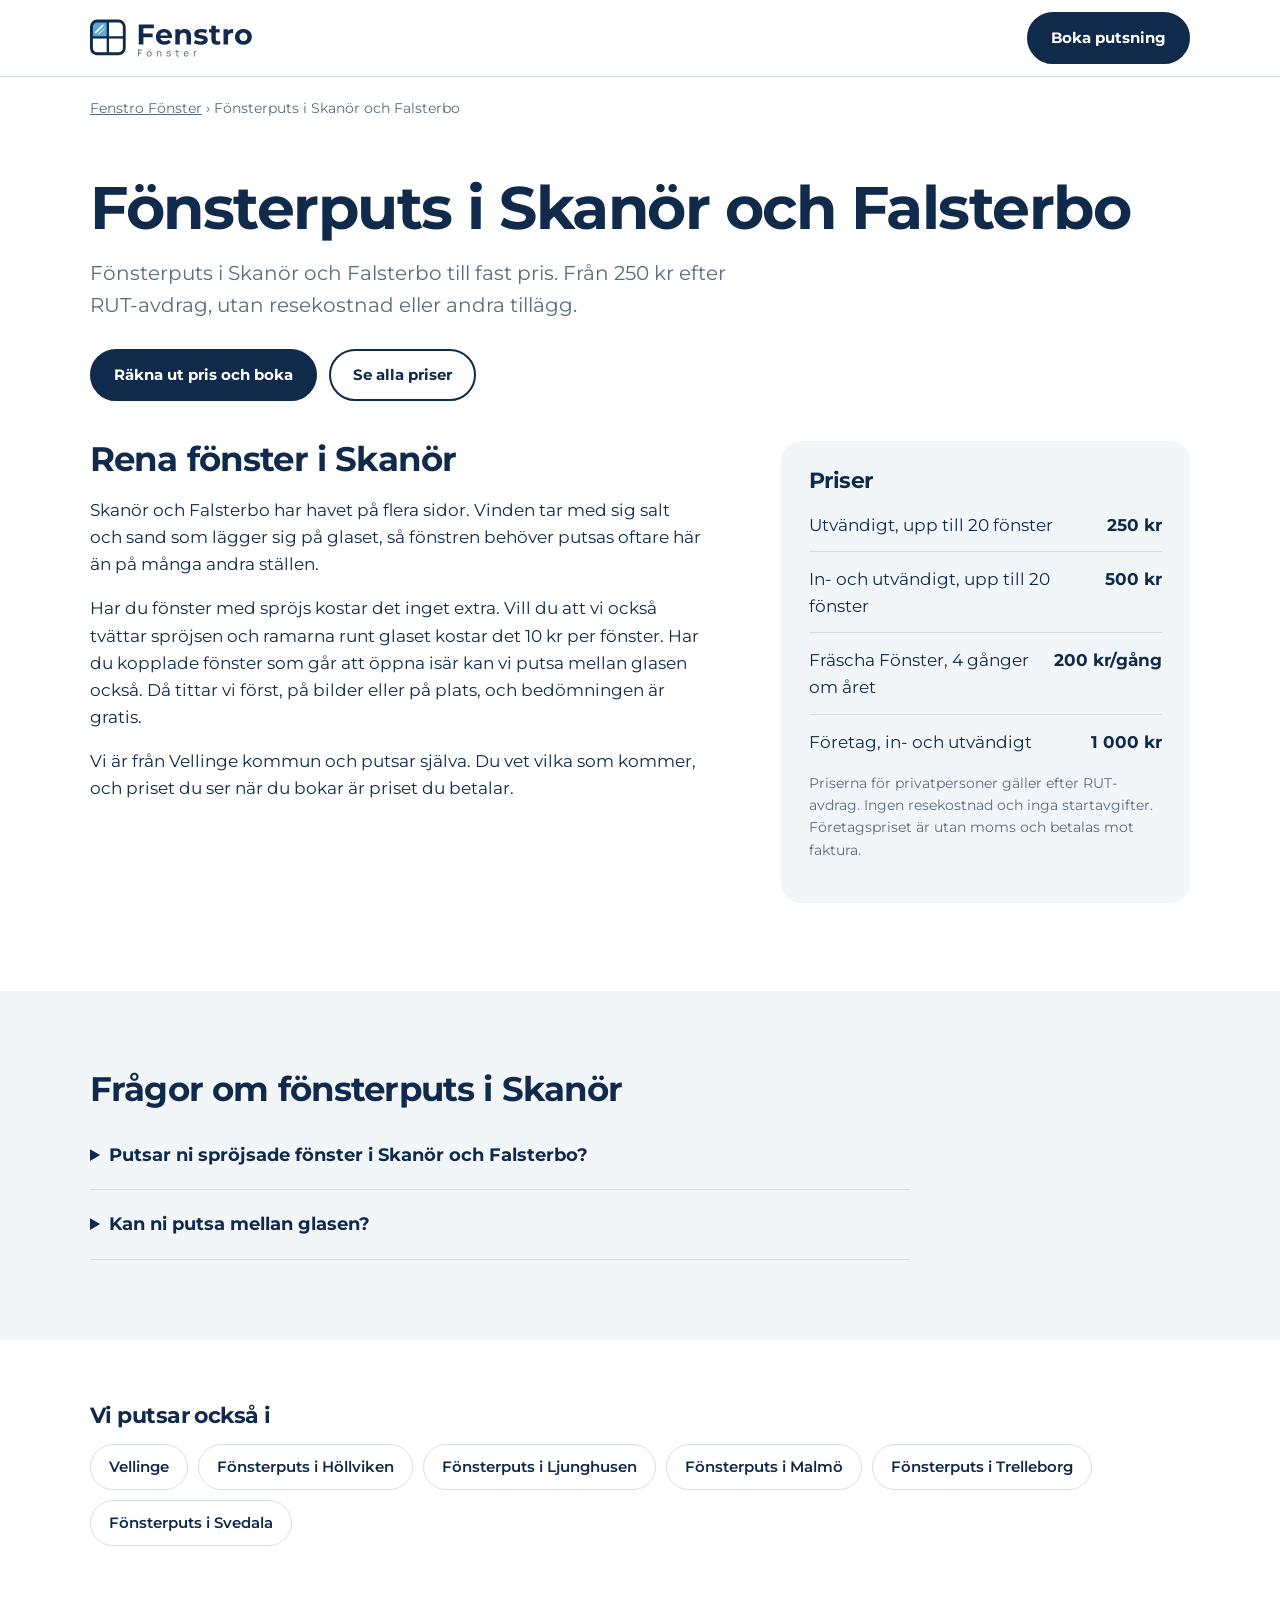
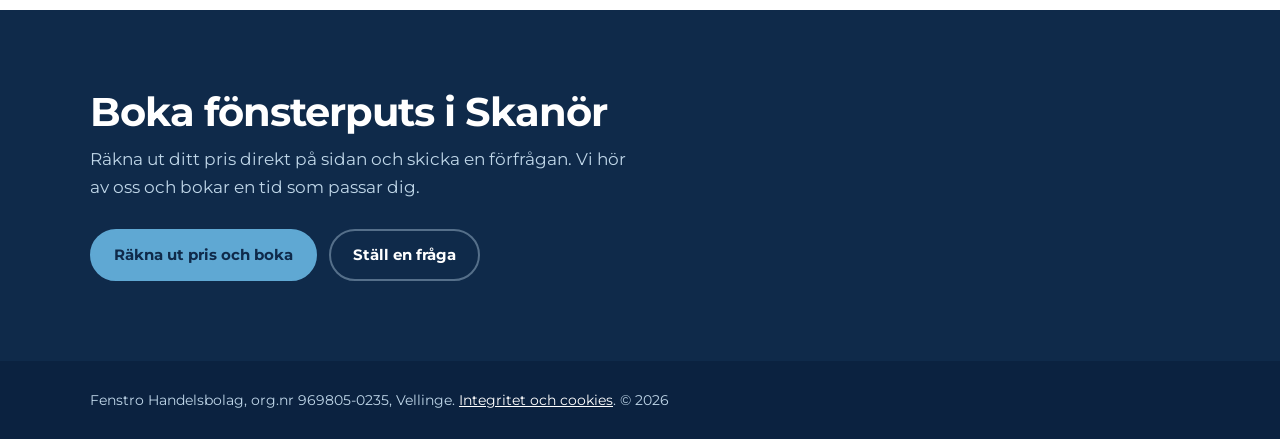
<file: fonsterputs-skanor-falsterbo.html>
<!DOCTYPE html>
<html lang="sv">
<head>
<meta charset="utf-8">
<meta name="viewport" content="width=device-width, initial-scale=1">
<title>Fönsterputs i Skanör och Falsterbo – fast pris från 250 kr | Fenstro Fönster</title>
<meta name="description" content="Fönsterputs i Skanör och Falsterbo till fast pris. Från 250 kr efter RUT-avdrag, utan resekostnad eller andra tillägg.">
<link rel="canonical" href="https://fenstrofonster.se/fonsterputs-skanor-falsterbo.html">
<meta name="theme-color" content="#0F2A4A">
<meta property="og:type" content="website">
<meta property="og:locale" content="sv_SE">
<meta property="og:title" content="Fönsterputs i Skanör och Falsterbo – Fenstro Fönster">
<meta property="og:description" content="Fönsterputs i Skanör och Falsterbo till fast pris. Från 250 kr efter RUT-avdrag, utan resekostnad eller andra tillägg.">
<meta property="og:url" content="https://fenstrofonster.se/fonsterputs-skanor-falsterbo.html">
<meta property="og:image" content="https://fenstrofonster.se/img/og.jpg">
<link rel="icon" href="/favicon.ico" sizes="48x48"><link rel="icon" href="/img/ikon.svg" type="image/svg+xml"><link rel="icon" href="/img/ikon-192.png" type="image/png" sizes="192x192">
<link rel="apple-touch-icon" href="img/apple-touch-icon.png">
<script type="application/ld+json">
{
  "@context": "https://schema.org",
  "@graph": [
    {
      "@type": "Service",
      "name": "Fönsterputs i Skanör och Falsterbo",
      "serviceType": "Fönsterputs",
      "url": "https://fenstrofonster.se/fonsterputs-skanor-falsterbo.html",
      "description": "Fönsterputs i Skanör och Falsterbo till fast pris. Från 250 kr efter RUT-avdrag, utan resekostnad eller andra tillägg.",
      "provider": {
        "@id": "https://fenstrofonster.se/#foretag"
      },
      "areaServed": [
        {
          "@type": "City",
          "name": "Skanör"
        },
        {
          "@type": "City",
          "name": "Falsterbo"
        }
      ],
      "offers": {
        "@type": "Offer",
        "price": "250",
        "priceCurrency": "SEK",
        "description": "Utvändig fönsterputs, upp till 20 fönster, efter RUT-avdrag"
      }
    },
    {
      "@type": "BreadcrumbList",
      "itemListElement": [
        {
          "@type": "ListItem",
          "position": 1,
          "name": "Fenstro Fönster",
          "item": "https://fenstrofonster.se/"
        },
        {
          "@type": "ListItem",
          "position": 2,
          "name": "Fönsterputs i Skanör och Falsterbo",
          "item": "https://fenstrofonster.se/fonsterputs-skanor-falsterbo.html"
        }
      ]
    }
  ]
}
</script>
<style>
@font-face{font-family:"Montserrat";src:url("fonts/montserrat.woff2") format("woff2");font-weight:100 900;font-display:swap}
:root{--ink:#0F2A4A;--ink-2:#173a63;--glas:#5FA8D3;--glas-d:#3a87b8;--frost:#BFD6E8;--is:#F3F6F9;--skiffer:#5A6B7C;--linje:#D5DEE7}
*{box-sizing:border-box}
body{margin:0;font-family:"Montserrat",system-ui,sans-serif;font-size:17px;line-height:1.6;color:var(--ink);background:#fff;-webkit-font-smoothing:antialiased}
img{display:block;max-width:100%;height:auto}
h1,h2,h3{line-height:1.1;margin:0;letter-spacing:-.025em}
.wrap{max-width:1180px;margin:0 auto;padding:0 clamp(20px,4vw,40px)}
.top{border-bottom:1px solid var(--linje)}
.top__in{display:flex;align-items:center;justify-content:space-between;gap:16px;height:76px}
.top img{height:38px;width:auto}
.btn{display:inline-flex;align-items:center;justify-content:center;font-weight:700;font-size:15px;text-decoration:none;padding:12px 22px;border-radius:999px;border:2px solid var(--ink);background:var(--ink);color:#fff;transition:background .15s,border-color .15s}
.btn:hover{background:var(--ink-2);border-color:var(--ink-2)}
.btn--ghost{background:transparent;color:var(--ink)}
.btn--ghost:hover{background:var(--ink);color:#fff}
.crumbs{font-size:14px;color:var(--skiffer);padding-top:20px}
.crumbs a{color:var(--skiffer)}
.head{padding-top:clamp(28px,5vw,56px);padding-bottom:clamp(28px,4vw,40px)}
h1{font-size:clamp(38px,5.5vw,60px)}
.lead{font-size:clamp(18px,1.6vw,20px);color:var(--skiffer);max-width:34em;margin:16px 0 0}
.row{display:flex;flex-wrap:wrap;gap:12px;margin-top:28px}
.body{display:grid;grid-template-columns:1.2fr .8fr;gap:clamp(32px,6vw,80px);padding-bottom:clamp(48px,7vw,88px)}
.body p+p{margin-top:16px}
.body h2{font-size:clamp(26px,3vw,34px);margin-bottom:18px}
.prices{background:var(--is);border-radius:20px;padding:28px;align-self:start}
.prices h2{font-size:22px}
.prices ul{list-style:none;margin:0;padding:0;display:grid;gap:14px}
.prices li{display:flex;justify-content:space-between;gap:12px;border-bottom:1px solid var(--linje);padding-bottom:12px}
.prices li:last-child{border-bottom:0;padding-bottom:0}
.prices li b{white-space:nowrap}
.prices p{font-size:14px;color:var(--skiffer);margin-top:16px}
.faq{background:var(--is);padding:clamp(48px,7vw,80px) 0}
.faq h2{font-size:clamp(26px,3vw,34px);margin-bottom:12px}
.faq details{border-bottom:1px solid var(--linje);max-width:820px}
.faq summary{cursor:pointer;padding:20px 0;font-weight:700;font-size:18px}
.faq details p{margin:0;padding:0 0 20px;color:var(--skiffer);max-width:44em}
.more{padding-top:clamp(40px,6vw,64px);padding-bottom:clamp(40px,6vw,64px)}
.more h2{font-size:22px;margin-bottom:16px}
.more ul{display:flex;flex-wrap:wrap;gap:10px;margin:0;padding:0;list-style:none}
.more a{display:block;padding:10px 18px;border-radius:999px;border:1px solid var(--linje);font-weight:600;font-size:15px;text-decoration:none;color:var(--ink)}
.more a:hover{border-color:var(--glas)}
.cta{background:var(--ink);color:#fff;padding:clamp(48px,7vw,80px) 0}
.cta h2{font-size:clamp(28px,3.6vw,40px)}
.cta p{color:var(--frost);margin:12px 0 0;max-width:32em}
.cta .btn{background:var(--glas);border-color:var(--glas);color:var(--ink)}
.cta .btn:hover{background:var(--frost);border-color:var(--frost)}
.cta .btn--ghost{background:transparent;border-color:#bfd6e866;color:#fff}
.cta .btn--ghost:hover{background:#bfd6e81f;border-color:var(--frost)}
.foot{background:#0b2240;color:var(--frost);font-size:14px;padding:28px 0}
.foot a{color:#fff}
:focus-visible{outline:3px solid var(--glas);outline-offset:3px;border-radius:8px}
@media(max-width:860px){.body{grid-template-columns:1fr}}
@media(max-width:520px){.top .btn{padding:10px 16px;font-size:14px}}
</style>
</head>
<body>
<header class="top">
  <div class="wrap top__in">
    <a href="/" aria-label="Till startsidan"><img src="img/logo.svg" alt="Fenstro Fönster" width="300" height="70"></a>
    <a href="/#boka" class="btn">Boka putsning</a>
  </div>
</header>

<main>
  <nav class="wrap crumbs" aria-label="Du är här"><a href="/">Fenstro Fönster</a> › Fönsterputs i Skanör och Falsterbo</nav>

  <div class="wrap head">
    <h1>Fönsterputs i Skanör och Falsterbo</h1>
    <p class="lead">Fönsterputs i Skanör och Falsterbo till fast pris. Från 250 kr efter RUT-avdrag, utan resekostnad eller andra tillägg.</p>
    <div class="row">
      <a href="/#boka" class="btn">Räkna ut pris och boka</a>
      <a href="/#priser" class="btn btn--ghost">Se alla priser</a>
    </div>
  </div>

  <div class="wrap body">
    <div>
      <h2>Rena fönster i Skanör</h2>
        <p>Skanör och Falsterbo har havet på flera sidor. Vinden tar med sig salt och sand som lägger sig på glaset, så fönstren behöver putsas oftare här än på många andra ställen.</p>
        <p>Har du fönster med spröjs kostar det inget extra. Vill du att vi också tvättar spröjsen och ramarna runt glaset kostar det 10 kr per fönster. Har du kopplade fönster som går att öppna isär kan vi putsa mellan glasen också. Då tittar vi först, på bilder eller på plats, och bedömningen är gratis.</p>
        <p>Vi är från Vellinge kommun och putsar själva. Du vet vilka som kommer, och priset du ser när du bokar är priset du betalar.</p>
    </div>
    <aside class="prices" aria-labelledby="pris-rubrik">
      <h2 id="pris-rubrik">Priser</h2>
      <ul>
        <li><span>Utvändigt, upp till 20 fönster</span><b>250 kr</b></li>
        <li><span>In- och utvändigt, upp till 20 fönster</span><b>500 kr</b></li>
        <li><span>Fräscha Fönster, 4 gånger om året</span><b>200 kr/gång</b></li>
        <li><span>Företag, in- och utvändigt</span><b>1 000 kr</b></li>
      </ul>
      <p>Priserna för privatpersoner gäller efter RUT-avdrag. Ingen resekostnad och inga startavgifter. Företagspriset är utan moms och betalas mot faktura.</p>
    </aside>
  </div>

  <section class="faq" aria-labelledby="faq-rubrik">
    <div class="wrap">
      <h2 id="faq-rubrik">Frågor om fönsterputs i Skanör</h2>
      <details><summary>Putsar ni spröjsade fönster i Skanör och Falsterbo?</summary><p>Ja. Ett fönster med spröjs kostar inget extra. Vill du att vi också tvättar spröjsen och ramarna kostar det 10 kr per fönster.</p></details>
      <details><summary>Kan ni putsa mellan glasen?</summary><p>Ja, på fönster som går att öppna isär. Vi gör en gratis bedömning först, och du får ett fast pris innan vi börjar.</p></details>
    </div>
  </section>

  <section class="wrap more" aria-labelledby="fler-rubrik">
    <h2 id="fler-rubrik">Vi putsar också i</h2>
    <ul>
        <li><a href="/">Vellinge</a></li>
        <li><a href="fonsterputs-hollviken.html">Fönsterputs i Höllviken</a></li>
        <li><a href="fonsterputs-ljunghusen.html">Fönsterputs i Ljunghusen</a></li>
        <li><a href="fonsterputs-malmo.html">Fönsterputs i Malmö</a></li>
        <li><a href="fonsterputs-trelleborg.html">Fönsterputs i Trelleborg</a></li>
        <li><a href="fonsterputs-svedala.html">Fönsterputs i Svedala</a></li>
    </ul>
  </section>

  <section class="cta">
    <div class="wrap">
      <h2>Boka fönsterputs i Skanör</h2>
      <p>Räkna ut ditt pris direkt på sidan och skicka en förfrågan. Vi hör av oss och bokar en tid som passar dig.</p>
      <div class="row">
        <a href="/#boka" class="btn">Räkna ut pris och boka</a>
        <a href="/#kontakt" class="btn btn--ghost">Ställ en fråga</a>
      </div>
    </div>
  </section>
</main>

<footer class="foot">
  <div class="wrap">Fenstro Handelsbolag, org.nr 969805-0235, Vellinge. <a href="integritet.html">Integritet och cookies</a>. © 2026</div>
</footer>
</body>
</html>
</file>
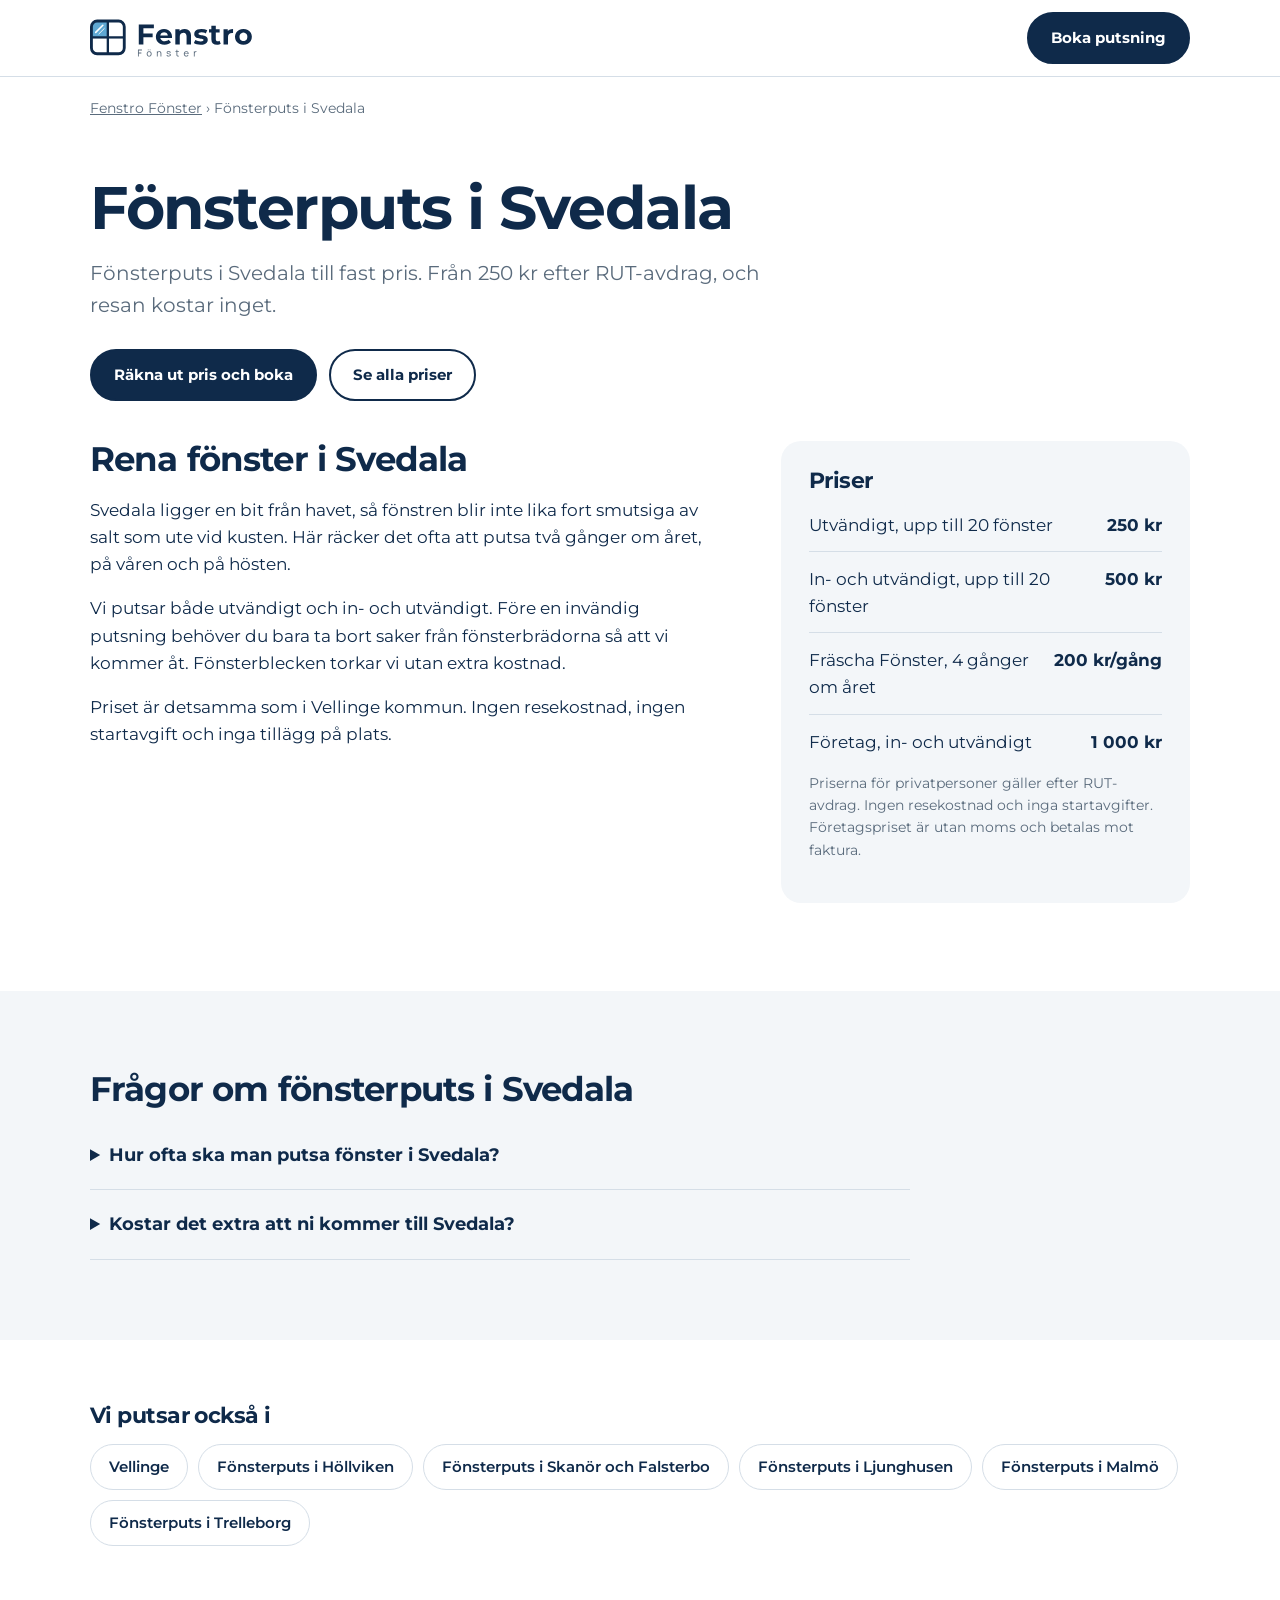
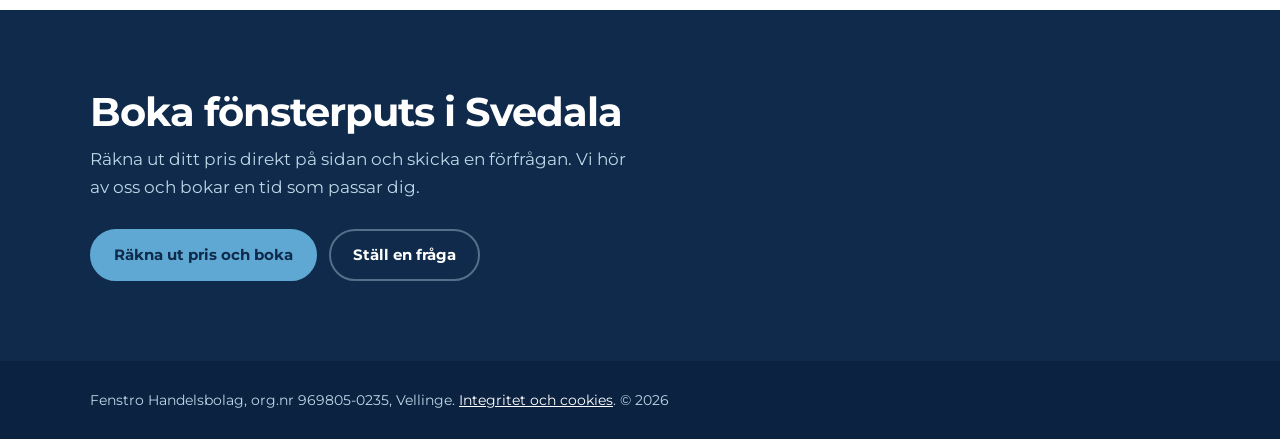
<file: fonsterputs-svedala.html>
<!DOCTYPE html>
<html lang="sv">
<head>
<meta charset="utf-8">
<meta name="viewport" content="width=device-width, initial-scale=1">
<title>Fönsterputs i Svedala – fast pris från 250 kr | Fenstro Fönster</title>
<meta name="description" content="Fönsterputs i Svedala till fast pris. Från 250 kr efter RUT-avdrag, och resan kostar inget.">
<link rel="canonical" href="https://fenstrofonster.se/fonsterputs-svedala.html">
<meta name="theme-color" content="#0F2A4A">
<meta property="og:type" content="website">
<meta property="og:locale" content="sv_SE">
<meta property="og:title" content="Fönsterputs i Svedala – Fenstro Fönster">
<meta property="og:description" content="Fönsterputs i Svedala till fast pris. Från 250 kr efter RUT-avdrag, och resan kostar inget.">
<meta property="og:url" content="https://fenstrofonster.se/fonsterputs-svedala.html">
<meta property="og:image" content="https://fenstrofonster.se/img/og.jpg">
<link rel="icon" href="/favicon.ico" sizes="48x48"><link rel="icon" href="/img/ikon.svg" type="image/svg+xml"><link rel="icon" href="/img/ikon-192.png" type="image/png" sizes="192x192">
<link rel="apple-touch-icon" href="img/apple-touch-icon.png">
<script type="application/ld+json">
{
  "@context": "https://schema.org",
  "@graph": [
    {
      "@type": "Service",
      "name": "Fönsterputs i Svedala",
      "serviceType": "Fönsterputs",
      "url": "https://fenstrofonster.se/fonsterputs-svedala.html",
      "description": "Fönsterputs i Svedala till fast pris. Från 250 kr efter RUT-avdrag, och resan kostar inget.",
      "provider": {
        "@id": "https://fenstrofonster.se/#foretag"
      },
      "areaServed": [
        {
          "@type": "City",
          "name": "Svedala"
        }
      ],
      "offers": {
        "@type": "Offer",
        "price": "250",
        "priceCurrency": "SEK",
        "description": "Utvändig fönsterputs, upp till 20 fönster, efter RUT-avdrag"
      }
    },
    {
      "@type": "BreadcrumbList",
      "itemListElement": [
        {
          "@type": "ListItem",
          "position": 1,
          "name": "Fenstro Fönster",
          "item": "https://fenstrofonster.se/"
        },
        {
          "@type": "ListItem",
          "position": 2,
          "name": "Fönsterputs i Svedala",
          "item": "https://fenstrofonster.se/fonsterputs-svedala.html"
        }
      ]
    }
  ]
}
</script>
<style>
@font-face{font-family:"Montserrat";src:url("fonts/montserrat.woff2") format("woff2");font-weight:100 900;font-display:swap}
:root{--ink:#0F2A4A;--ink-2:#173a63;--glas:#5FA8D3;--glas-d:#3a87b8;--frost:#BFD6E8;--is:#F3F6F9;--skiffer:#5A6B7C;--linje:#D5DEE7}
*{box-sizing:border-box}
body{margin:0;font-family:"Montserrat",system-ui,sans-serif;font-size:17px;line-height:1.6;color:var(--ink);background:#fff;-webkit-font-smoothing:antialiased}
img{display:block;max-width:100%;height:auto}
h1,h2,h3{line-height:1.1;margin:0;letter-spacing:-.025em}
.wrap{max-width:1180px;margin:0 auto;padding:0 clamp(20px,4vw,40px)}
.top{border-bottom:1px solid var(--linje)}
.top__in{display:flex;align-items:center;justify-content:space-between;gap:16px;height:76px}
.top img{height:38px;width:auto}
.btn{display:inline-flex;align-items:center;justify-content:center;font-weight:700;font-size:15px;text-decoration:none;padding:12px 22px;border-radius:999px;border:2px solid var(--ink);background:var(--ink);color:#fff;transition:background .15s,border-color .15s}
.btn:hover{background:var(--ink-2);border-color:var(--ink-2)}
.btn--ghost{background:transparent;color:var(--ink)}
.btn--ghost:hover{background:var(--ink);color:#fff}
.crumbs{font-size:14px;color:var(--skiffer);padding-top:20px}
.crumbs a{color:var(--skiffer)}
.head{padding-top:clamp(28px,5vw,56px);padding-bottom:clamp(28px,4vw,40px)}
h1{font-size:clamp(38px,5.5vw,60px)}
.lead{font-size:clamp(18px,1.6vw,20px);color:var(--skiffer);max-width:34em;margin:16px 0 0}
.row{display:flex;flex-wrap:wrap;gap:12px;margin-top:28px}
.body{display:grid;grid-template-columns:1.2fr .8fr;gap:clamp(32px,6vw,80px);padding-bottom:clamp(48px,7vw,88px)}
.body p+p{margin-top:16px}
.body h2{font-size:clamp(26px,3vw,34px);margin-bottom:18px}
.prices{background:var(--is);border-radius:20px;padding:28px;align-self:start}
.prices h2{font-size:22px}
.prices ul{list-style:none;margin:0;padding:0;display:grid;gap:14px}
.prices li{display:flex;justify-content:space-between;gap:12px;border-bottom:1px solid var(--linje);padding-bottom:12px}
.prices li:last-child{border-bottom:0;padding-bottom:0}
.prices li b{white-space:nowrap}
.prices p{font-size:14px;color:var(--skiffer);margin-top:16px}
.faq{background:var(--is);padding:clamp(48px,7vw,80px) 0}
.faq h2{font-size:clamp(26px,3vw,34px);margin-bottom:12px}
.faq details{border-bottom:1px solid var(--linje);max-width:820px}
.faq summary{cursor:pointer;padding:20px 0;font-weight:700;font-size:18px}
.faq details p{margin:0;padding:0 0 20px;color:var(--skiffer);max-width:44em}
.more{padding-top:clamp(40px,6vw,64px);padding-bottom:clamp(40px,6vw,64px)}
.more h2{font-size:22px;margin-bottom:16px}
.more ul{display:flex;flex-wrap:wrap;gap:10px;margin:0;padding:0;list-style:none}
.more a{display:block;padding:10px 18px;border-radius:999px;border:1px solid var(--linje);font-weight:600;font-size:15px;text-decoration:none;color:var(--ink)}
.more a:hover{border-color:var(--glas)}
.cta{background:var(--ink);color:#fff;padding:clamp(48px,7vw,80px) 0}
.cta h2{font-size:clamp(28px,3.6vw,40px)}
.cta p{color:var(--frost);margin:12px 0 0;max-width:32em}
.cta .btn{background:var(--glas);border-color:var(--glas);color:var(--ink)}
.cta .btn:hover{background:var(--frost);border-color:var(--frost)}
.cta .btn--ghost{background:transparent;border-color:#bfd6e866;color:#fff}
.cta .btn--ghost:hover{background:#bfd6e81f;border-color:var(--frost)}
.foot{background:#0b2240;color:var(--frost);font-size:14px;padding:28px 0}
.foot a{color:#fff}
:focus-visible{outline:3px solid var(--glas);outline-offset:3px;border-radius:8px}
@media(max-width:860px){.body{grid-template-columns:1fr}}
@media(max-width:520px){.top .btn{padding:10px 16px;font-size:14px}}
</style>
</head>
<body>
<header class="top">
  <div class="wrap top__in">
    <a href="/" aria-label="Till startsidan"><img src="img/logo.svg" alt="Fenstro Fönster" width="300" height="70"></a>
    <a href="/#boka" class="btn">Boka putsning</a>
  </div>
</header>

<main>
  <nav class="wrap crumbs" aria-label="Du är här"><a href="/">Fenstro Fönster</a> › Fönsterputs i Svedala</nav>

  <div class="wrap head">
    <h1>Fönsterputs i Svedala</h1>
    <p class="lead">Fönsterputs i Svedala till fast pris. Från 250 kr efter RUT-avdrag, och resan kostar inget.</p>
    <div class="row">
      <a href="/#boka" class="btn">Räkna ut pris och boka</a>
      <a href="/#priser" class="btn btn--ghost">Se alla priser</a>
    </div>
  </div>

  <div class="wrap body">
    <div>
      <h2>Rena fönster i Svedala</h2>
        <p>Svedala ligger en bit från havet, så fönstren blir inte lika fort smutsiga av salt som ute vid kusten. Här räcker det ofta att putsa två gånger om året, på våren och på hösten.</p>
        <p>Vi putsar både utvändigt och in- och utvändigt. Före en invändig putsning behöver du bara ta bort saker från fönsterbrädorna så att vi kommer åt. Fönsterblecken torkar vi utan extra kostnad.</p>
        <p>Priset är detsamma som i Vellinge kommun. Ingen resekostnad, ingen startavgift och inga tillägg på plats.</p>
    </div>
    <aside class="prices" aria-labelledby="pris-rubrik">
      <h2 id="pris-rubrik">Priser</h2>
      <ul>
        <li><span>Utvändigt, upp till 20 fönster</span><b>250 kr</b></li>
        <li><span>In- och utvändigt, upp till 20 fönster</span><b>500 kr</b></li>
        <li><span>Fräscha Fönster, 4 gånger om året</span><b>200 kr/gång</b></li>
        <li><span>Företag, in- och utvändigt</span><b>1 000 kr</b></li>
      </ul>
      <p>Priserna för privatpersoner gäller efter RUT-avdrag. Ingen resekostnad och inga startavgifter. Företagspriset är utan moms och betalas mot faktura.</p>
    </aside>
  </div>

  <section class="faq" aria-labelledby="faq-rubrik">
    <div class="wrap">
      <h2 id="faq-rubrik">Frågor om fönsterputs i Svedala</h2>
      <details><summary>Hur ofta ska man putsa fönster i Svedala?</summary><p>En bit från havet räcker det ofta med två gånger om året, på våren och på hösten.</p></details>
      <details><summary>Kostar det extra att ni kommer till Svedala?</summary><p>Nej. Vi tar ingen resekostnad eller startavgift.</p></details>
    </div>
  </section>

  <section class="wrap more" aria-labelledby="fler-rubrik">
    <h2 id="fler-rubrik">Vi putsar också i</h2>
    <ul>
        <li><a href="/">Vellinge</a></li>
        <li><a href="fonsterputs-hollviken.html">Fönsterputs i Höllviken</a></li>
        <li><a href="fonsterputs-skanor-falsterbo.html">Fönsterputs i Skanör och Falsterbo</a></li>
        <li><a href="fonsterputs-ljunghusen.html">Fönsterputs i Ljunghusen</a></li>
        <li><a href="fonsterputs-malmo.html">Fönsterputs i Malmö</a></li>
        <li><a href="fonsterputs-trelleborg.html">Fönsterputs i Trelleborg</a></li>
    </ul>
  </section>

  <section class="cta">
    <div class="wrap">
      <h2>Boka fönsterputs i Svedala</h2>
      <p>Räkna ut ditt pris direkt på sidan och skicka en förfrågan. Vi hör av oss och bokar en tid som passar dig.</p>
      <div class="row">
        <a href="/#boka" class="btn">Räkna ut pris och boka</a>
        <a href="/#kontakt" class="btn btn--ghost">Ställ en fråga</a>
      </div>
    </div>
  </section>
</main>

<footer class="foot">
  <div class="wrap">Fenstro Handelsbolag, org.nr 969805-0235, Vellinge. <a href="integritet.html">Integritet och cookies</a>. © 2026</div>
</footer>
</body>
</html>
</file>
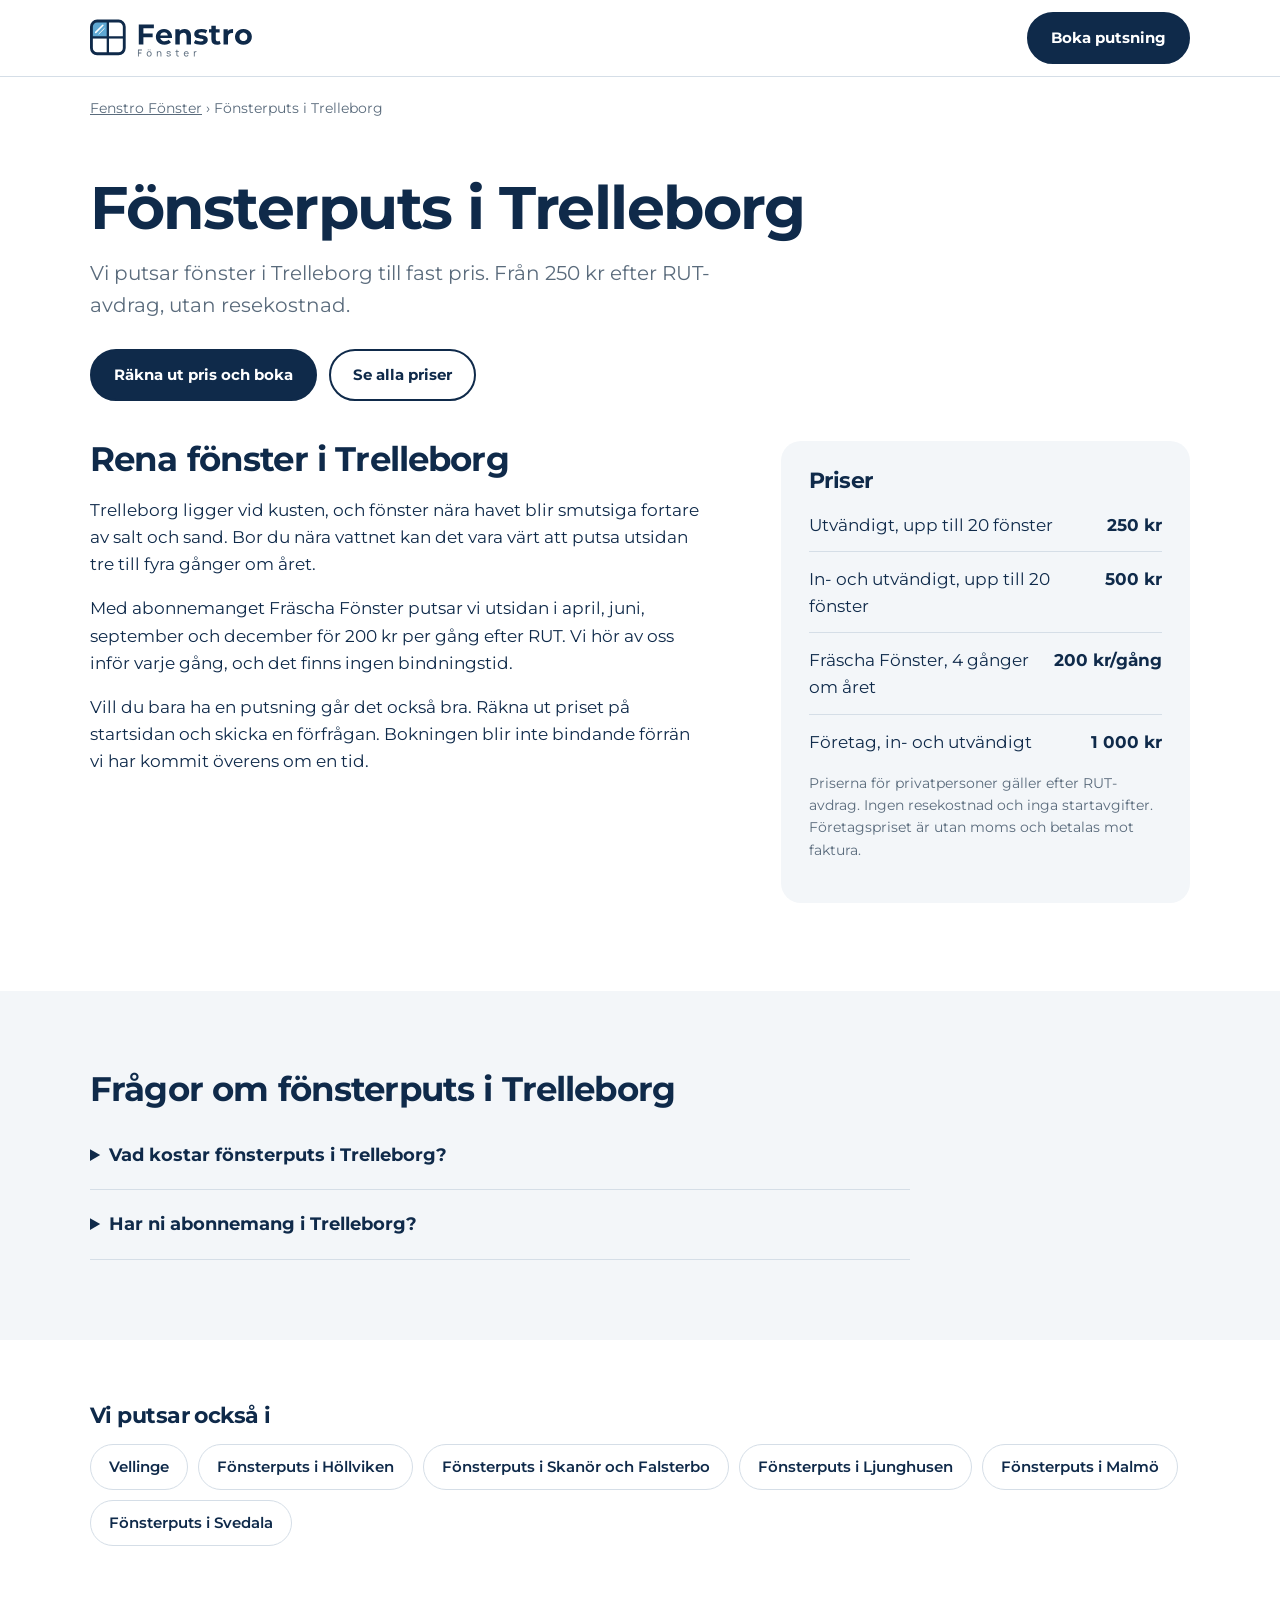
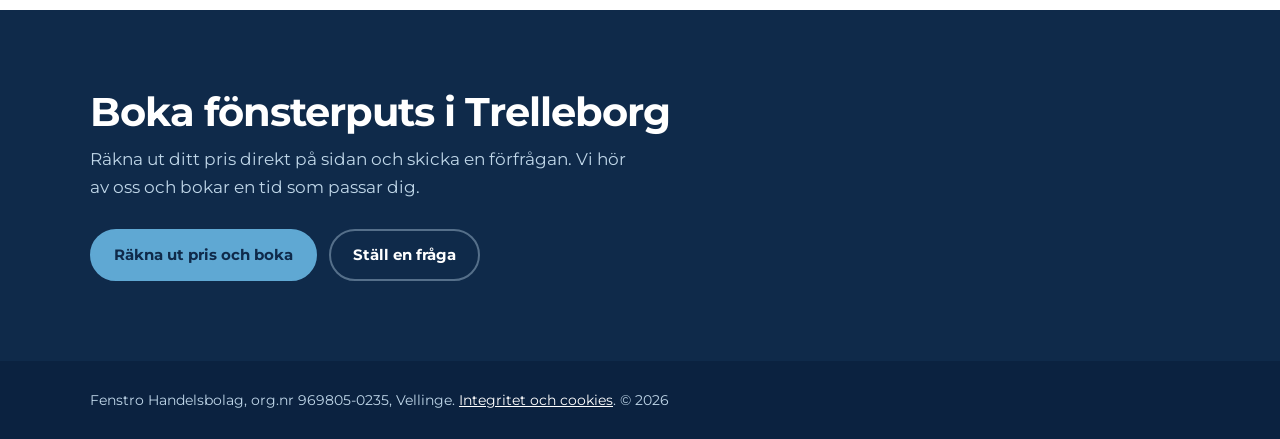
<file: fonsterputs-trelleborg.html>
<!DOCTYPE html>
<html lang="sv">
<head>
<meta charset="utf-8">
<meta name="viewport" content="width=device-width, initial-scale=1">
<title>Fönsterputs i Trelleborg – fast pris från 250 kr | Fenstro Fönster</title>
<meta name="description" content="Vi putsar fönster i Trelleborg till fast pris. Från 250 kr efter RUT-avdrag, utan resekostnad.">
<link rel="canonical" href="https://fenstrofonster.se/fonsterputs-trelleborg.html">
<meta name="theme-color" content="#0F2A4A">
<meta property="og:type" content="website">
<meta property="og:locale" content="sv_SE">
<meta property="og:title" content="Fönsterputs i Trelleborg – Fenstro Fönster">
<meta property="og:description" content="Vi putsar fönster i Trelleborg till fast pris. Från 250 kr efter RUT-avdrag, utan resekostnad.">
<meta property="og:url" content="https://fenstrofonster.se/fonsterputs-trelleborg.html">
<meta property="og:image" content="https://fenstrofonster.se/img/og.jpg">
<link rel="icon" href="/favicon.ico" sizes="48x48"><link rel="icon" href="/img/ikon.svg" type="image/svg+xml"><link rel="icon" href="/img/ikon-192.png" type="image/png" sizes="192x192">
<link rel="apple-touch-icon" href="img/apple-touch-icon.png">
<script type="application/ld+json">
{
  "@context": "https://schema.org",
  "@graph": [
    {
      "@type": "Service",
      "name": "Fönsterputs i Trelleborg",
      "serviceType": "Fönsterputs",
      "url": "https://fenstrofonster.se/fonsterputs-trelleborg.html",
      "description": "Vi putsar fönster i Trelleborg till fast pris. Från 250 kr efter RUT-avdrag, utan resekostnad.",
      "provider": {
        "@id": "https://fenstrofonster.se/#foretag"
      },
      "areaServed": [
        {
          "@type": "City",
          "name": "Trelleborg"
        }
      ],
      "offers": {
        "@type": "Offer",
        "price": "250",
        "priceCurrency": "SEK",
        "description": "Utvändig fönsterputs, upp till 20 fönster, efter RUT-avdrag"
      }
    },
    {
      "@type": "BreadcrumbList",
      "itemListElement": [
        {
          "@type": "ListItem",
          "position": 1,
          "name": "Fenstro Fönster",
          "item": "https://fenstrofonster.se/"
        },
        {
          "@type": "ListItem",
          "position": 2,
          "name": "Fönsterputs i Trelleborg",
          "item": "https://fenstrofonster.se/fonsterputs-trelleborg.html"
        }
      ]
    }
  ]
}
</script>
<style>
@font-face{font-family:"Montserrat";src:url("fonts/montserrat.woff2") format("woff2");font-weight:100 900;font-display:swap}
:root{--ink:#0F2A4A;--ink-2:#173a63;--glas:#5FA8D3;--glas-d:#3a87b8;--frost:#BFD6E8;--is:#F3F6F9;--skiffer:#5A6B7C;--linje:#D5DEE7}
*{box-sizing:border-box}
body{margin:0;font-family:"Montserrat",system-ui,sans-serif;font-size:17px;line-height:1.6;color:var(--ink);background:#fff;-webkit-font-smoothing:antialiased}
img{display:block;max-width:100%;height:auto}
h1,h2,h3{line-height:1.1;margin:0;letter-spacing:-.025em}
.wrap{max-width:1180px;margin:0 auto;padding:0 clamp(20px,4vw,40px)}
.top{border-bottom:1px solid var(--linje)}
.top__in{display:flex;align-items:center;justify-content:space-between;gap:16px;height:76px}
.top img{height:38px;width:auto}
.btn{display:inline-flex;align-items:center;justify-content:center;font-weight:700;font-size:15px;text-decoration:none;padding:12px 22px;border-radius:999px;border:2px solid var(--ink);background:var(--ink);color:#fff;transition:background .15s,border-color .15s}
.btn:hover{background:var(--ink-2);border-color:var(--ink-2)}
.btn--ghost{background:transparent;color:var(--ink)}
.btn--ghost:hover{background:var(--ink);color:#fff}
.crumbs{font-size:14px;color:var(--skiffer);padding-top:20px}
.crumbs a{color:var(--skiffer)}
.head{padding-top:clamp(28px,5vw,56px);padding-bottom:clamp(28px,4vw,40px)}
h1{font-size:clamp(38px,5.5vw,60px)}
.lead{font-size:clamp(18px,1.6vw,20px);color:var(--skiffer);max-width:34em;margin:16px 0 0}
.row{display:flex;flex-wrap:wrap;gap:12px;margin-top:28px}
.body{display:grid;grid-template-columns:1.2fr .8fr;gap:clamp(32px,6vw,80px);padding-bottom:clamp(48px,7vw,88px)}
.body p+p{margin-top:16px}
.body h2{font-size:clamp(26px,3vw,34px);margin-bottom:18px}
.prices{background:var(--is);border-radius:20px;padding:28px;align-self:start}
.prices h2{font-size:22px}
.prices ul{list-style:none;margin:0;padding:0;display:grid;gap:14px}
.prices li{display:flex;justify-content:space-between;gap:12px;border-bottom:1px solid var(--linje);padding-bottom:12px}
.prices li:last-child{border-bottom:0;padding-bottom:0}
.prices li b{white-space:nowrap}
.prices p{font-size:14px;color:var(--skiffer);margin-top:16px}
.faq{background:var(--is);padding:clamp(48px,7vw,80px) 0}
.faq h2{font-size:clamp(26px,3vw,34px);margin-bottom:12px}
.faq details{border-bottom:1px solid var(--linje);max-width:820px}
.faq summary{cursor:pointer;padding:20px 0;font-weight:700;font-size:18px}
.faq details p{margin:0;padding:0 0 20px;color:var(--skiffer);max-width:44em}
.more{padding-top:clamp(40px,6vw,64px);padding-bottom:clamp(40px,6vw,64px)}
.more h2{font-size:22px;margin-bottom:16px}
.more ul{display:flex;flex-wrap:wrap;gap:10px;margin:0;padding:0;list-style:none}
.more a{display:block;padding:10px 18px;border-radius:999px;border:1px solid var(--linje);font-weight:600;font-size:15px;text-decoration:none;color:var(--ink)}
.more a:hover{border-color:var(--glas)}
.cta{background:var(--ink);color:#fff;padding:clamp(48px,7vw,80px) 0}
.cta h2{font-size:clamp(28px,3.6vw,40px)}
.cta p{color:var(--frost);margin:12px 0 0;max-width:32em}
.cta .btn{background:var(--glas);border-color:var(--glas);color:var(--ink)}
.cta .btn:hover{background:var(--frost);border-color:var(--frost)}
.cta .btn--ghost{background:transparent;border-color:#bfd6e866;color:#fff}
.cta .btn--ghost:hover{background:#bfd6e81f;border-color:var(--frost)}
.foot{background:#0b2240;color:var(--frost);font-size:14px;padding:28px 0}
.foot a{color:#fff}
:focus-visible{outline:3px solid var(--glas);outline-offset:3px;border-radius:8px}
@media(max-width:860px){.body{grid-template-columns:1fr}}
@media(max-width:520px){.top .btn{padding:10px 16px;font-size:14px}}
</style>
</head>
<body>
<header class="top">
  <div class="wrap top__in">
    <a href="/" aria-label="Till startsidan"><img src="img/logo.svg" alt="Fenstro Fönster" width="300" height="70"></a>
    <a href="/#boka" class="btn">Boka putsning</a>
  </div>
</header>

<main>
  <nav class="wrap crumbs" aria-label="Du är här"><a href="/">Fenstro Fönster</a> › Fönsterputs i Trelleborg</nav>

  <div class="wrap head">
    <h1>Fönsterputs i Trelleborg</h1>
    <p class="lead">Vi putsar fönster i Trelleborg till fast pris. Från 250 kr efter RUT-avdrag, utan resekostnad.</p>
    <div class="row">
      <a href="/#boka" class="btn">Räkna ut pris och boka</a>
      <a href="/#priser" class="btn btn--ghost">Se alla priser</a>
    </div>
  </div>

  <div class="wrap body">
    <div>
      <h2>Rena fönster i Trelleborg</h2>
        <p>Trelleborg ligger vid kusten, och fönster nära havet blir smutsiga fortare av salt och sand. Bor du nära vattnet kan det vara värt att putsa utsidan tre till fyra gånger om året.</p>
        <p>Med abonnemanget Fräscha Fönster putsar vi utsidan i april, juni, september och december för 200 kr per gång efter RUT. Vi hör av oss inför varje gång, och det finns ingen bindningstid.</p>
        <p>Vill du bara ha en putsning går det också bra. Räkna ut priset på startsidan och skicka en förfrågan. Bokningen blir inte bindande förrän vi har kommit överens om en tid.</p>
    </div>
    <aside class="prices" aria-labelledby="pris-rubrik">
      <h2 id="pris-rubrik">Priser</h2>
      <ul>
        <li><span>Utvändigt, upp till 20 fönster</span><b>250 kr</b></li>
        <li><span>In- och utvändigt, upp till 20 fönster</span><b>500 kr</b></li>
        <li><span>Fräscha Fönster, 4 gånger om året</span><b>200 kr/gång</b></li>
        <li><span>Företag, in- och utvändigt</span><b>1 000 kr</b></li>
      </ul>
      <p>Priserna för privatpersoner gäller efter RUT-avdrag. Ingen resekostnad och inga startavgifter. Företagspriset är utan moms och betalas mot faktura.</p>
    </aside>
  </div>

  <section class="faq" aria-labelledby="faq-rubrik">
    <div class="wrap">
      <h2 id="faq-rubrik">Frågor om fönsterputs i Trelleborg</h2>
      <details><summary>Vad kostar fönsterputs i Trelleborg?</summary><p>Utvändig putsning av upp till 20 fönster kostar 250 kr efter RUT-avdrag, och in- och utvändigt kostar 500 kr. Vi tar ingen resekostnad.</p></details>
      <details><summary>Har ni abonnemang i Trelleborg?</summary><p>Ja. Fräscha Fönster ger utvändig putsning fyra gånger om året för 200 kr per gång efter RUT, utan bindningstid.</p></details>
    </div>
  </section>

  <section class="wrap more" aria-labelledby="fler-rubrik">
    <h2 id="fler-rubrik">Vi putsar också i</h2>
    <ul>
        <li><a href="/">Vellinge</a></li>
        <li><a href="fonsterputs-hollviken.html">Fönsterputs i Höllviken</a></li>
        <li><a href="fonsterputs-skanor-falsterbo.html">Fönsterputs i Skanör och Falsterbo</a></li>
        <li><a href="fonsterputs-ljunghusen.html">Fönsterputs i Ljunghusen</a></li>
        <li><a href="fonsterputs-malmo.html">Fönsterputs i Malmö</a></li>
        <li><a href="fonsterputs-svedala.html">Fönsterputs i Svedala</a></li>
    </ul>
  </section>

  <section class="cta">
    <div class="wrap">
      <h2>Boka fönsterputs i Trelleborg</h2>
      <p>Räkna ut ditt pris direkt på sidan och skicka en förfrågan. Vi hör av oss och bokar en tid som passar dig.</p>
      <div class="row">
        <a href="/#boka" class="btn">Räkna ut pris och boka</a>
        <a href="/#kontakt" class="btn btn--ghost">Ställ en fråga</a>
      </div>
    </div>
  </section>
</main>

<footer class="foot">
  <div class="wrap">Fenstro Handelsbolag, org.nr 969805-0235, Vellinge. <a href="integritet.html">Integritet och cookies</a>. © 2026</div>
</footer>
</body>
</html>
</file>
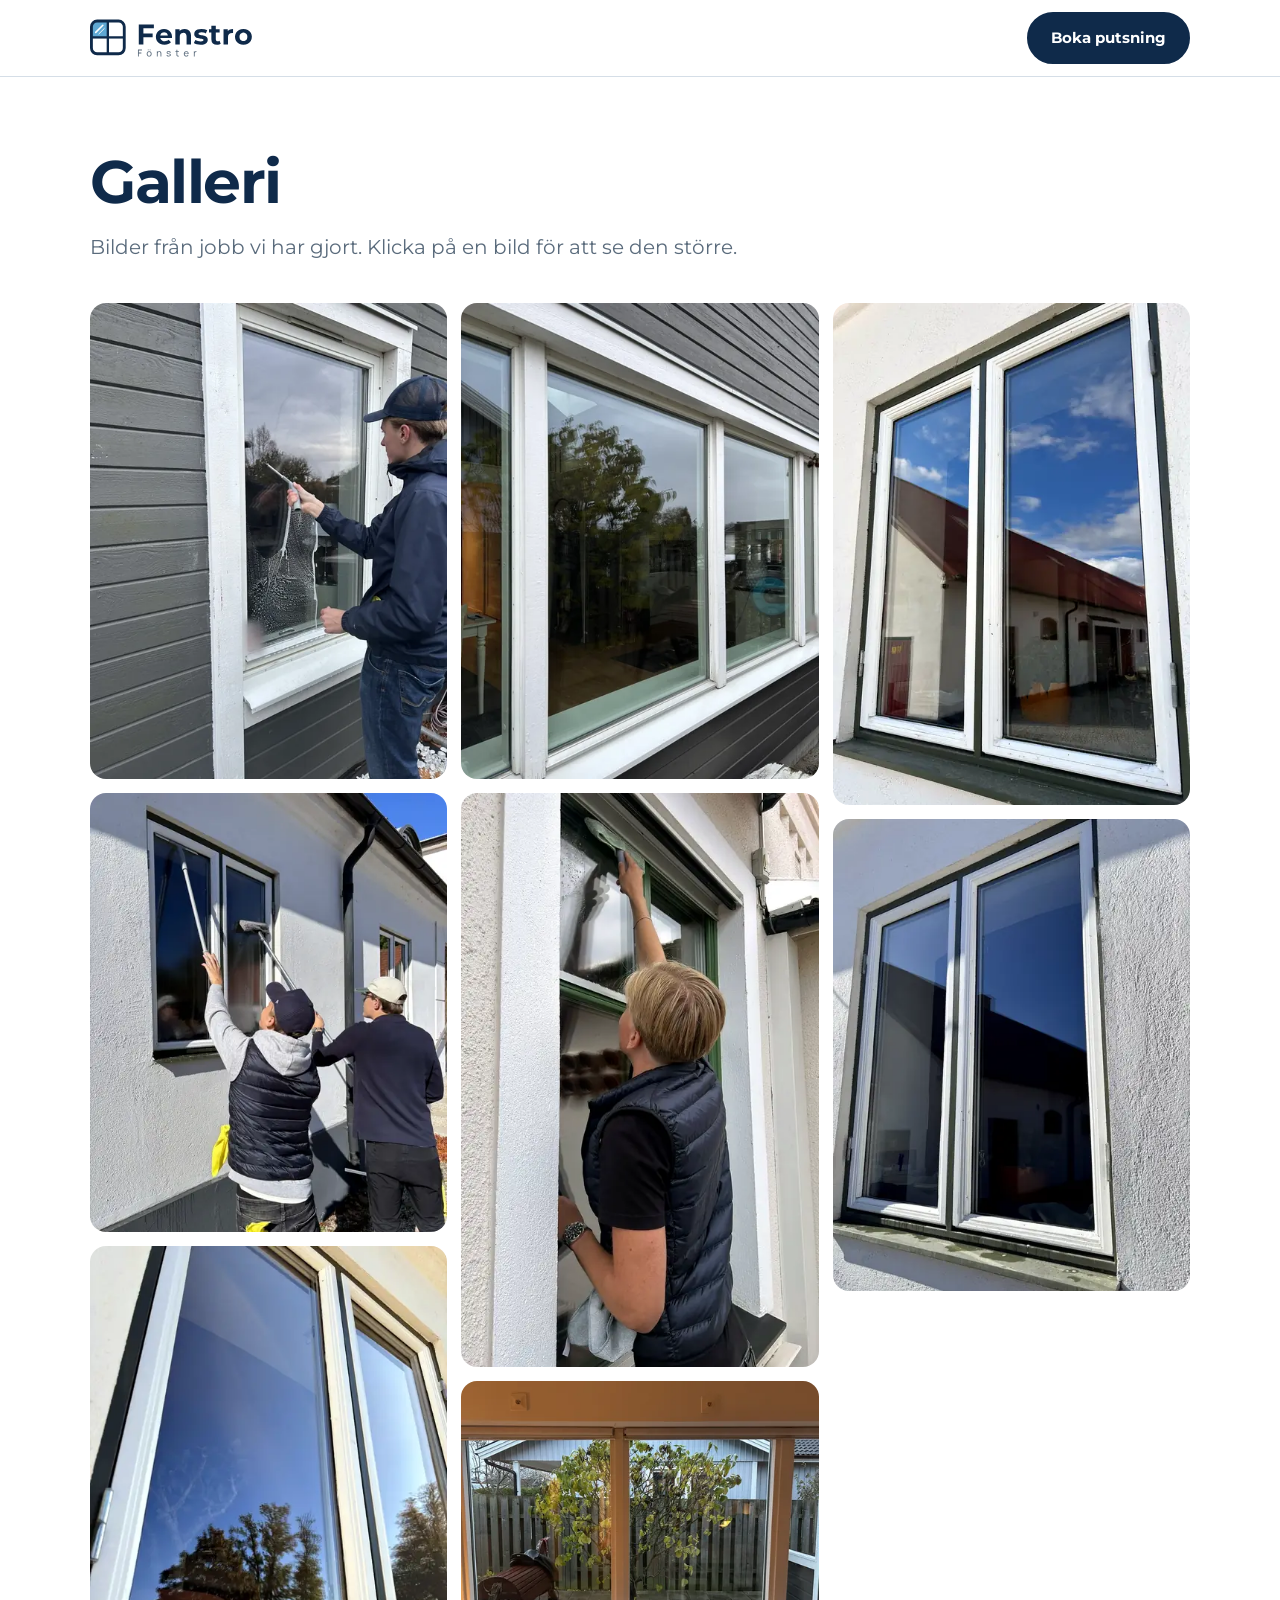
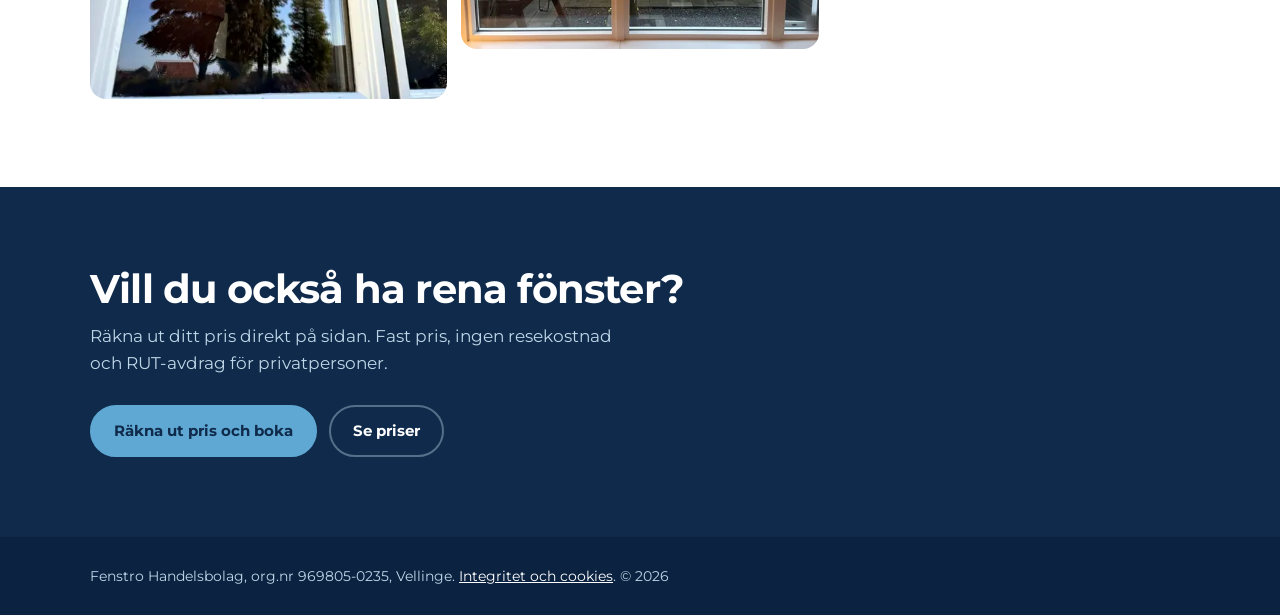
<file: galleri.html>
<!DOCTYPE html>
<html lang="sv">
<head>
<meta charset="utf-8">
<meta name="viewport" content="width=device-width, initial-scale=1">
<title>Galleri – fönsterputs i Vellinge | Fenstro Fönster</title>
<meta name="description" content="Bilder från jobb som Fenstro Fönster har gjort. Fönsterputs i Vellinge, Malmö, Trelleborg och Svedala.">
<link rel="canonical" href="https://fenstrofonster.se/galleri.html">
<meta property="og:type" content="website">
<meta property="og:locale" content="sv_SE">
<meta property="og:title" content="Galleri – Fenstro Fönster">
<meta property="og:description" content="Bilder från jobb vi har gjort.">
<meta property="og:url" content="https://fenstrofonster.se/galleri.html">
<meta property="og:image" content="https://fenstrofonster.se/img/og.jpg">
<link rel="icon" href="/favicon.ico" sizes="48x48"><link rel="icon" href="/img/ikon.svg" type="image/svg+xml"><link rel="icon" href="/img/ikon-192.png" type="image/png" sizes="192x192">
<style>
@font-face{font-family:"Montserrat";src:url("fonts/montserrat.woff2") format("woff2");font-weight:100 900;font-display:swap}
:root{--ink:#0F2A4A;--ink-2:#173a63;--glas:#5FA8D3;--glas-d:#3a87b8;--frost:#BFD6E8;--is:#F3F6F9;--skiffer:#5A6B7C;--linje:#D5DEE7}
*{box-sizing:border-box}
body{margin:0;font-family:"Montserrat",system-ui,sans-serif;font-size:17px;line-height:1.6;color:var(--ink);background:#fff;-webkit-font-smoothing:antialiased}
img{display:block;max-width:100%;height:auto}
.wrap{max-width:1180px;margin:0 auto;padding:0 clamp(20px,4vw,40px)}
.top{border-bottom:1px solid var(--linje)}
.top__in{display:flex;align-items:center;justify-content:space-between;gap:16px;height:76px}
.top img{height:38px;width:auto}
.btn{display:inline-flex;align-items:center;justify-content:center;font-weight:700;font-size:15px;text-decoration:none;padding:12px 22px;border-radius:999px;border:2px solid var(--ink);background:var(--ink);color:#fff;transition:background .15s,border-color .15s}
.btn:hover{background:var(--ink-2);border-color:var(--ink-2)}
.btn--ghost{background:transparent;color:var(--ink)}
.btn--ghost:hover{background:var(--ink);color:#fff}
.head{padding-top:clamp(40px,6vw,72px);padding-bottom:clamp(28px,4vw,40px)}
h1{font-size:clamp(38px,5.5vw,60px);line-height:1.1;letter-spacing:-.025em;margin:0}
.lead{font-size:clamp(18px,1.6vw,20px);color:var(--skiffer);max-width:34em;margin:16px 0 0}
.grid{columns:3 300px;column-gap:14px;padding-bottom:clamp(48px,7vw,88px)}
.grid a{display:block;margin:0 0 14px;break-inside:avoid;border-radius:16px;overflow:hidden;background:var(--frost);cursor:zoom-in}
.grid img{width:100%;transition:transform .4s cubic-bezier(.2,.7,.2,1)}
.grid a:hover img{transform:scale(1.03)}
.cta{background:var(--ink);color:#fff;padding:clamp(48px,7vw,80px) 0}
.cta h2{font-size:clamp(28px,3.6vw,40px);line-height:1.1;letter-spacing:-.02em;margin:0}
.cta p{color:var(--frost);margin:12px 0 0;max-width:32em}
.cta .row{display:flex;flex-wrap:wrap;gap:12px;margin-top:28px}
.cta .btn{background:var(--glas);border-color:var(--glas);color:var(--ink)}
.cta .btn:hover{background:var(--frost);border-color:var(--frost)}
.cta .btn--ghost{background:transparent;border-color:#bfd6e866;color:#fff}
.cta .btn--ghost:hover{background:#bfd6e81f;border-color:var(--frost)}
.foot{background:#0b2240;color:var(--frost);font-size:14px;padding:28px 0}
.foot a{color:#fff}
.box{border:0;padding:0;background:transparent;max-width:min(92vw,1100px);max-height:92vh}
.box::backdrop{background:#0b2240e6}
.box img{max-height:86vh;width:auto;border-radius:12px;margin:0 auto}
.box button{display:block;margin:12px auto 0;font:inherit;font-weight:700;color:#fff;background:transparent;border:2px solid #bfd6e866;border-radius:999px;padding:10px 22px;cursor:pointer}
:focus-visible{outline:3px solid var(--glas);outline-offset:3px;border-radius:8px}
@media(max-width:520px){.top .btn{padding:10px 16px;font-size:14px}.grid{columns:2;column-gap:10px}.grid a{margin-bottom:10px;border-radius:12px}}
@media(prefers-reduced-motion:reduce){.grid img{transition:none}}
</style>
</head>
<body>
<header class="top">
  <div class="wrap top__in">
    <a href="/" aria-label="Till startsidan"><img src="img/logo.svg" alt="Fenstro Fönster" width="300" height="70"></a>
    <a href="/#boka" class="btn">Boka putsning</a>
  </div>
</header>

<main>
  <div class="wrap head">
    <h1>Galleri</h1>
    <p class="lead">Bilder från jobb vi har gjort. Klicka på en bild för att se den större.</p>
  </div>

  <div class="wrap grid" id="grid">
    <a href="img/skrapa-lodder-1100.webp"><img src="img/skrapa-lodder-800.webp" srcset="img/skrapa-lodder-480.webp 480w, img/skrapa-lodder-800.webp 800w, img/skrapa-lodder-1100.webp 1100w" sizes="(max-width:520px) 50vw, (max-width:980px) 50vw, 380px" alt="En från Fenstro drar av lödder från ett fönster med skrapa" width="1100" height="1467" decoding="async"></a>
    <a href="img/team-1100.webp"><img src="img/team-800.webp" srcset="img/team-480.webp 480w, img/team-800.webp 800w, img/team-1100.webp 1100w" sizes="(max-width:520px) 50vw, (max-width:980px) 50vw, 380px" alt="Två från Fenstro putsar fönster tillsammans" width="1100" height="1349" decoding="async"></a>
    <a href="img/rent-glas-1100.webp"><img src="img/rent-glas-800.webp" srcset="img/rent-glas-480.webp 480w, img/rent-glas-800.webp 800w, img/rent-glas-1100.webp 1100w" sizes="(max-width:520px) 50vw, (max-width:980px) 50vw, 380px" alt="Nyputsat fönster där träd och himmel speglas i glaset" width="1100" height="1393" loading="lazy" decoding="async"></a>
    <a href="img/blanka-rutor-1100.webp"><img src="img/blanka-rutor-800.webp" srcset="img/blanka-rutor-480.webp 480w, img/blanka-rutor-800.webp 800w, img/blanka-rutor-1100.webp 1100w" sizes="(max-width:520px) 50vw, (max-width:980px) 50vw, 380px" alt="Stora nyputsade fönster i grå träfasad" width="1100" height="1467" loading="lazy" decoding="async"></a>
    <a href="img/putsning-1100.webp"><img src="img/putsning-800.webp" srcset="img/putsning-480.webp 480w, img/putsning-800.webp 800w, img/putsning-1100.webp 1100w" sizes="(max-width:520px) 50vw, (max-width:980px) 50vw, 380px" alt="Fönster putsas med mikrofiberduk och skrapa" width="971" height="1560" loading="lazy" decoding="async"></a>
    <a href="img/utsikt-inifran-1100.webp"><img src="img/utsikt-inifran-800.webp" srcset="img/utsikt-inifran-480.webp 480w, img/utsikt-inifran-800.webp 800w, img/utsikt-inifran-1100.webp 1100w" sizes="(max-width:520px) 50vw, (max-width:980px) 50vw, 380px" alt="Utsikt genom nyputsade fönster mot en trädgård" width="1100" height="825" loading="lazy" decoding="async"></a>
    <a href="img/fonster-vitt-1100.webp"><img src="img/fonster-vitt-800.webp" srcset="img/fonster-vitt-480.webp 480w, img/fonster-vitt-800.webp 800w, img/fonster-vitt-1100.webp 1100w" sizes="(max-width:520px) 50vw, (max-width:980px) 50vw, 380px" alt="Vitt tvåluftsfönster med blå himmel i rutorna" width="1100" height="1548" loading="lazy" decoding="async"></a>
    <a href="img/fonster-vagg-1100.webp"><img src="img/fonster-vagg-800.webp" srcset="img/fonster-vagg-480.webp 480w, img/fonster-vagg-800.webp 800w, img/fonster-vagg-1100.webp 1100w" sizes="(max-width:520px) 50vw, (max-width:980px) 50vw, 380px" alt="Nyputsat fönster i vit putsfasad" width="1030" height="1358" loading="lazy" decoding="async"></a>
  </div>

  <section class="cta">
    <div class="wrap">
      <h2>Vill du också ha rena fönster?</h2>
      <p>Räkna ut ditt pris direkt på sidan. Fast pris, ingen resekostnad och RUT-avdrag för privatpersoner.</p>
      <div class="row">
        <a href="/#boka" class="btn">Räkna ut pris och boka</a>
        <a href="/#priser" class="btn btn--ghost">Se priser</a>
      </div>
    </div>
  </section>
</main>

<footer class="foot">
  <div class="wrap">Fenstro Handelsbolag, org.nr 969805-0235, Vellinge. <a href="integritet.html">Integritet och cookies</a>. © 2026</div>
</footer>

<dialog class="box" id="box" aria-label="Bild i stort format">
  <img id="box-img" alt="">
  <button type="button" id="box-close">Stäng</button>
</dialog>

<script>
(function(){
  var box=document.getElementById('box');
  if(!box||!box.showModal)return;
  var img=document.getElementById('box-img');
  document.getElementById('grid').addEventListener('click',function(e){
    var a=e.target.closest('a');if(!a)return;
    e.preventDefault();
    var t=a.querySelector('img');img.src=a.getAttribute('href');img.alt=t.alt;box.showModal();
  });
  document.getElementById('box-close').addEventListener('click',function(){box.close()});
  box.addEventListener('click',function(e){if(e.target===box)box.close()});
})();
</script>
</body>
</html>
</file>
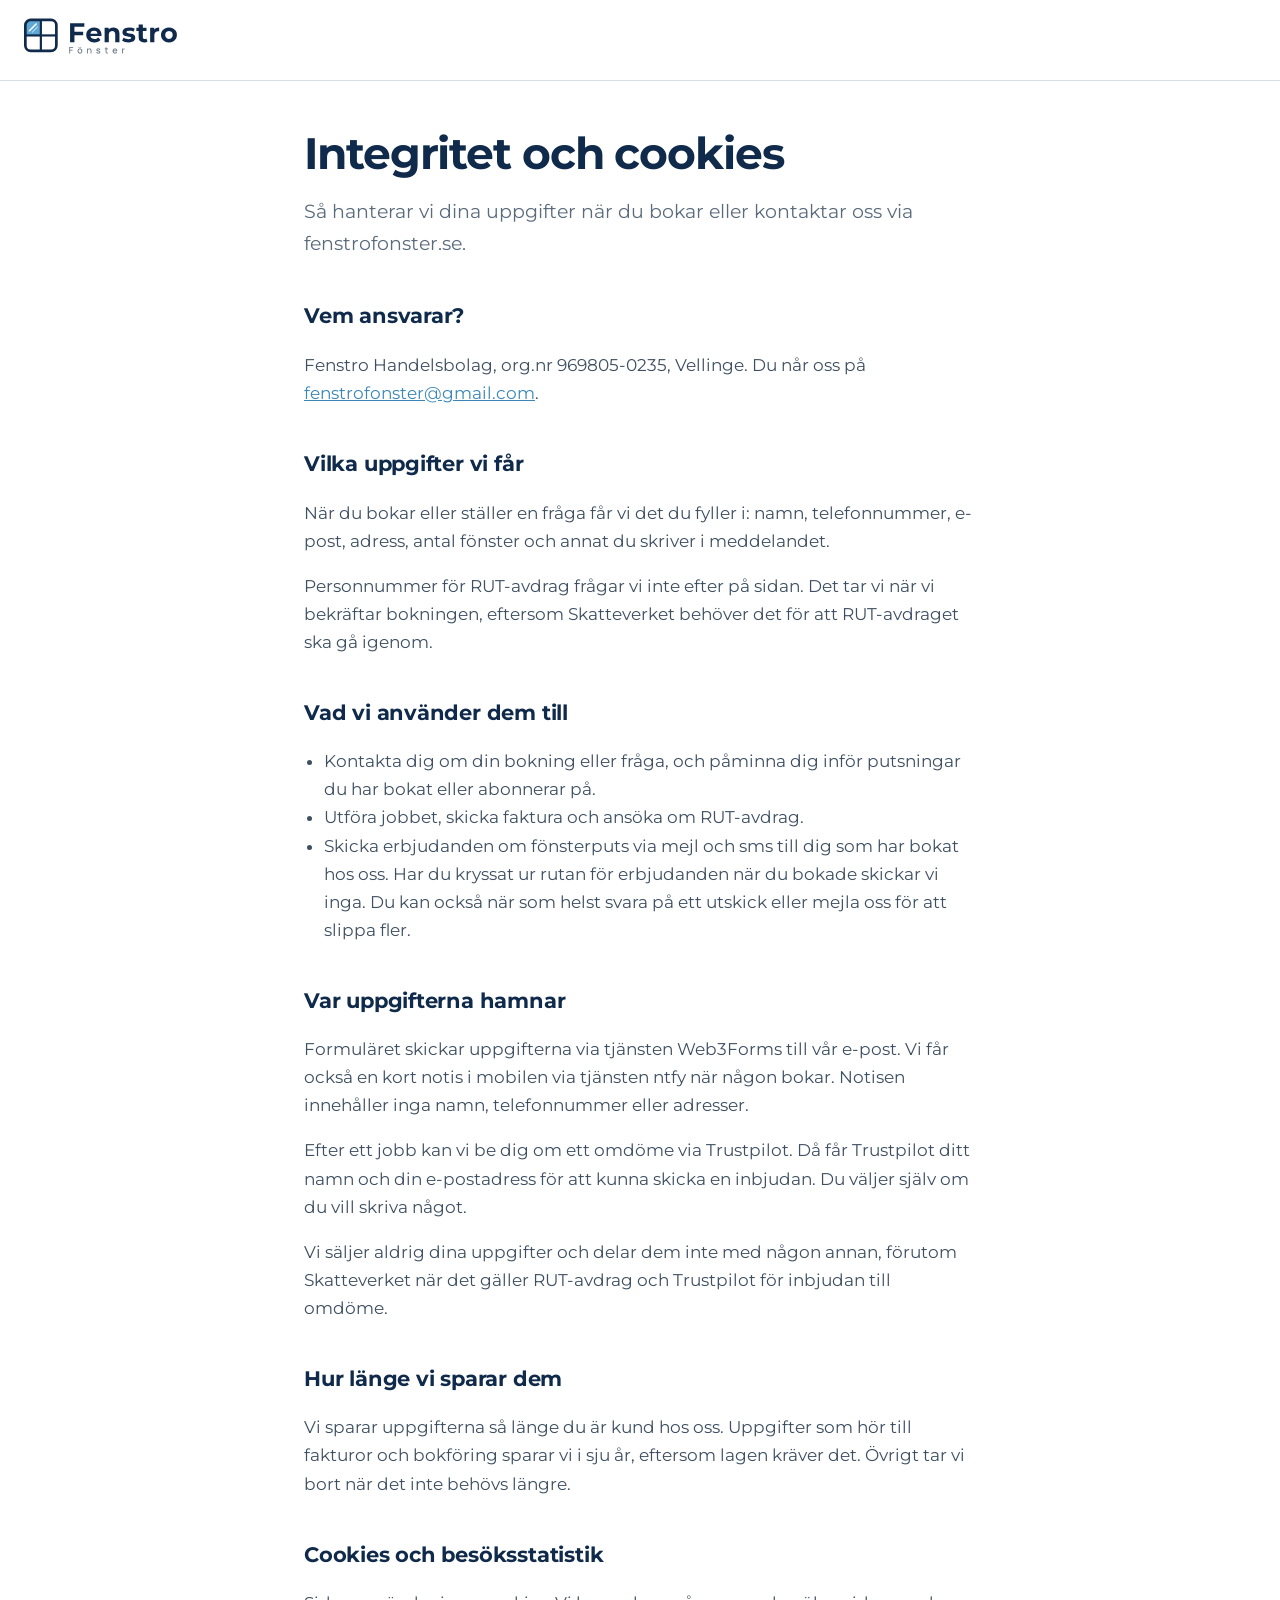
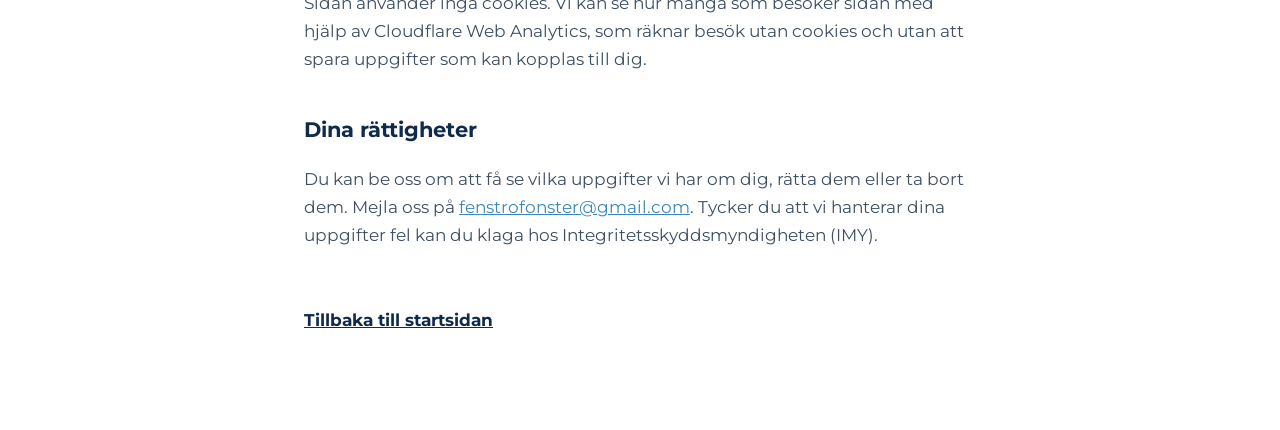
<file: integritet.html>
<!DOCTYPE html>
<html lang="sv">
<head>
<meta charset="utf-8">
<meta name="viewport" content="width=device-width, initial-scale=1">
<title>Integritet och cookies – Fenstro Fönster</title>
<meta name="description" content="Så hanterar Fenstro Fönster dina uppgifter när du bokar eller kontaktar oss.">
<link rel="canonical" href="https://fenstrofonster.se/integritet.html">
<link rel="icon" href="/favicon.ico" sizes="48x48"><link rel="icon" href="/img/ikon.svg" type="image/svg+xml"><link rel="icon" href="/img/ikon-192.png" type="image/png" sizes="192x192">
<style>
@font-face{font-family:"Montserrat";src:url("fonts/montserrat.woff2") format("woff2");font-weight:100 900;font-display:swap}
*{box-sizing:border-box}
body{margin:0;font-family:"Montserrat",system-ui,sans-serif;font-size:17px;line-height:1.65;color:#0F2A4A;background:#fff}
.top{border-bottom:1px solid #D5DEE7}
.top a{display:inline-block;padding:18px 24px}
.top img{height:36px;width:auto;display:block}
main{max-width:720px;margin:0 auto;padding:48px 24px 96px}
h1{font-size:clamp(32px,5vw,44px);line-height:1.1;letter-spacing:-.025em;margin:0 0 12px}
h2{font-size:21px;letter-spacing:-.01em;margin:40px 0 8px}
p,li{color:#3d4f61}
ul{padding-left:20px}
a{color:#3a87b8}
.lead{font-size:19px;color:#5A6B7C}
.back{display:inline-block;margin-top:40px;font-weight:700;color:#0F2A4A}
:focus-visible{outline:3px solid #5FA8D3;outline-offset:3px;border-radius:4px}
</style>
</head>
<body>
<header class="top"><a href="/" aria-label="Till startsidan"><img src="img/logo.svg" alt="Fenstro Fönster" width="300" height="70"></a></header>
<main>
  <h1>Integritet och cookies</h1>
  <p class="lead">Så hanterar vi dina uppgifter när du bokar eller kontaktar oss via fenstrofonster.se.</p>

  <h2>Vem ansvarar?</h2>
  <p>Fenstro Handelsbolag, org.nr 969805-0235, Vellinge. Du når oss på <a href="mailto:fenstrofonster@gmail.com">fenstrofonster@gmail.com</a>.</p>

  <h2>Vilka uppgifter vi får</h2>
  <p>När du bokar eller ställer en fråga får vi det du fyller i: namn, telefonnummer, e-post, adress, antal fönster och annat du skriver i meddelandet.</p>
  <p>Personnummer för RUT-avdrag frågar vi inte efter på sidan. Det tar vi när vi bekräftar bokningen, eftersom Skatteverket behöver det för att RUT-avdraget ska gå igenom.</p>

  <h2>Vad vi använder dem till</h2>
  <ul>
    <li>Kontakta dig om din bokning eller fråga, och påminna dig inför putsningar du har bokat eller abonnerar på.</li>
    <li>Utföra jobbet, skicka faktura och ansöka om RUT-avdrag.</li>
    <li>Skicka erbjudanden om fönsterputs via mejl och sms till dig som har bokat hos oss. Har du kryssat ur rutan för erbjudanden när du bokade skickar vi inga. Du kan också när som helst svara på ett utskick eller mejla oss för att slippa fler.</li>
  </ul>

  <h2>Var uppgifterna hamnar</h2>
  <p>Formuläret skickar uppgifterna via tjänsten Web3Forms till vår e-post. Vi får också en kort notis i mobilen via tjänsten ntfy när någon bokar. Notisen innehåller inga namn, telefonnummer eller adresser.</p>
  <p>Efter ett jobb kan vi be dig om ett omdöme via Trustpilot. Då får Trustpilot ditt namn och din e-postadress för att kunna skicka en inbjudan. Du väljer själv om du vill skriva något.</p>
  <p>Vi säljer aldrig dina uppgifter och delar dem inte med någon annan, förutom Skatteverket när det gäller RUT-avdrag och Trustpilot för inbjudan till omdöme.</p>

  <h2>Hur länge vi sparar dem</h2>
  <p>Vi sparar uppgifterna så länge du är kund hos oss. Uppgifter som hör till fakturor och bokföring sparar vi i sju år, eftersom lagen kräver det. Övrigt tar vi bort när det inte behövs längre.</p>

  <h2>Cookies och besöksstatistik</h2>
  <p>Sidan använder inga cookies. Vi kan se hur många som besöker sidan med hjälp av Cloudflare Web Analytics, som räknar besök utan cookies och utan att spara uppgifter som kan kopplas till dig.</p>

  <h2>Dina rättigheter</h2>
  <p>Du kan be oss om att få se vilka uppgifter vi har om dig, rätta dem eller ta bort dem. Mejla oss på <a href="mailto:fenstrofonster@gmail.com">fenstrofonster@gmail.com</a>. Tycker du att vi hanterar dina uppgifter fel kan du klaga hos Integritetsskyddsmyndigheten (IMY).</p>

  <a class="back" href="/">Tillbaka till startsidan</a>
</main>
</body>
</html>
</file>
